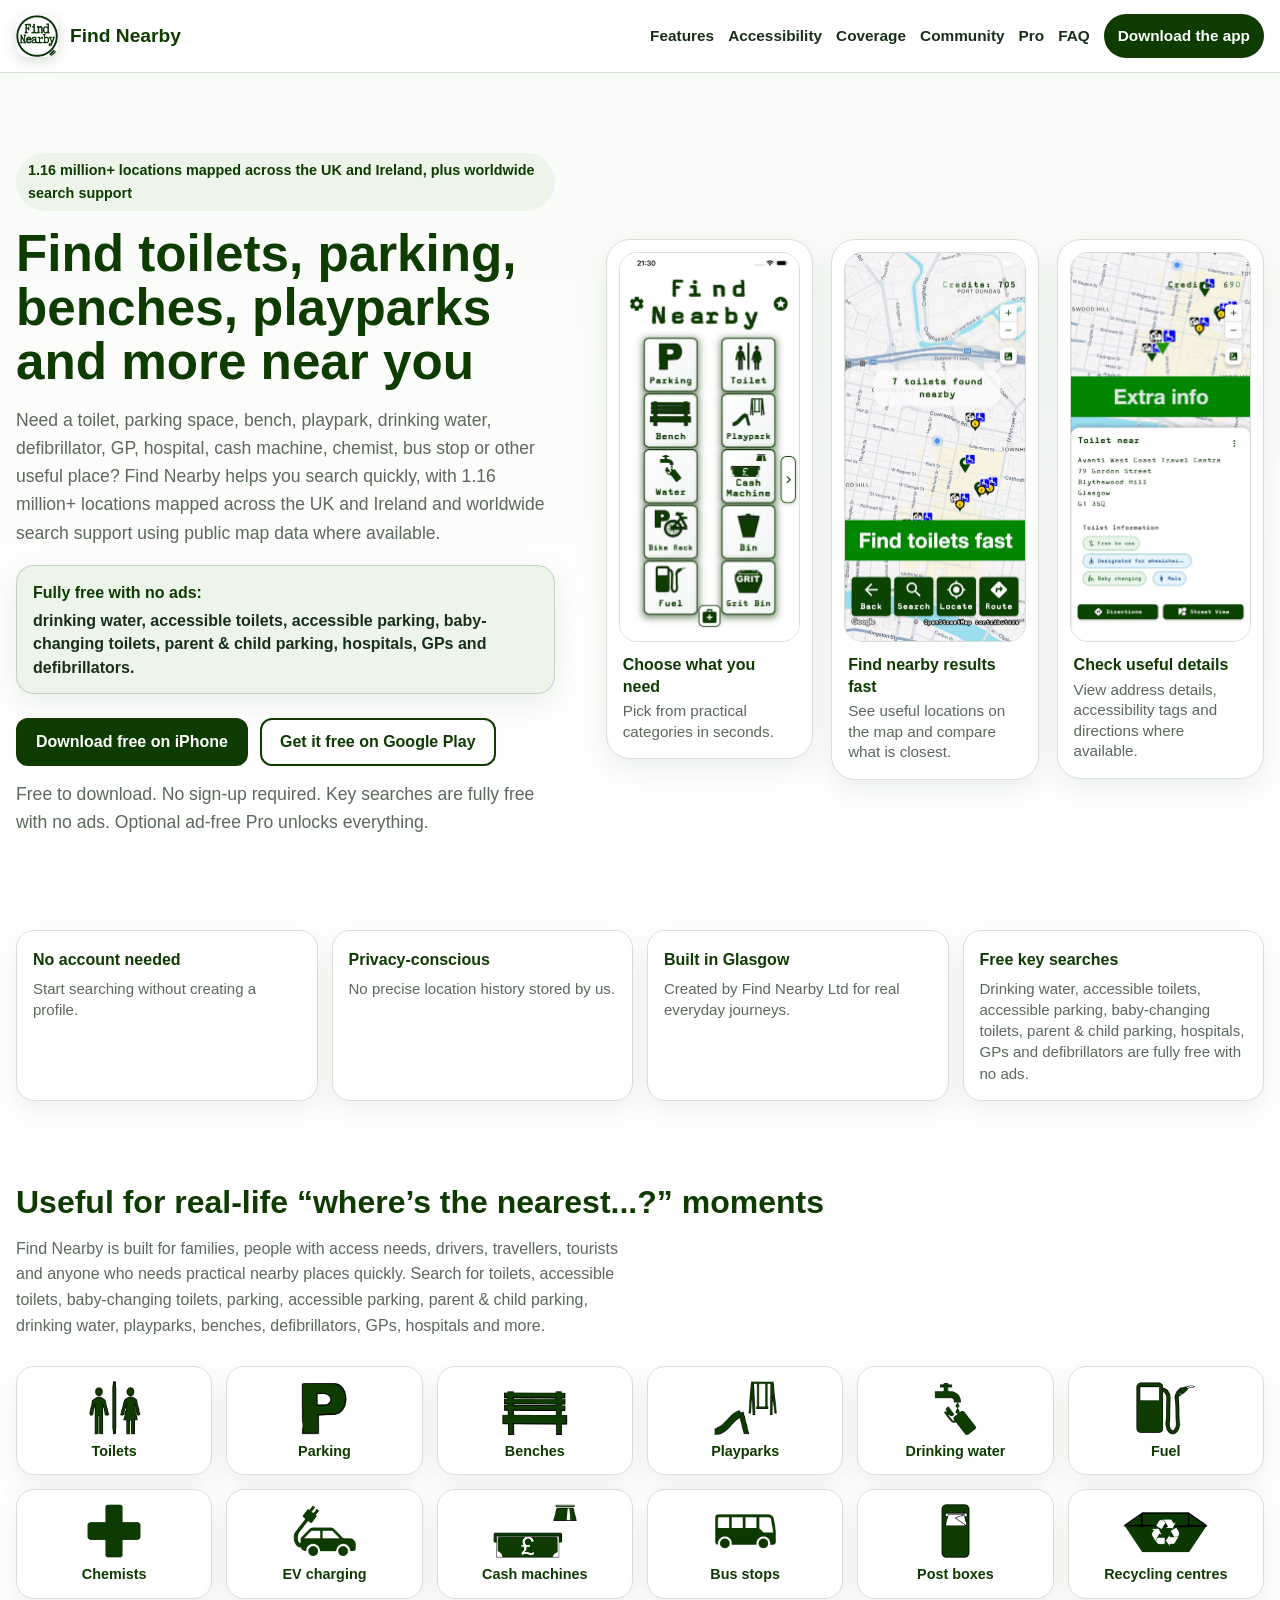
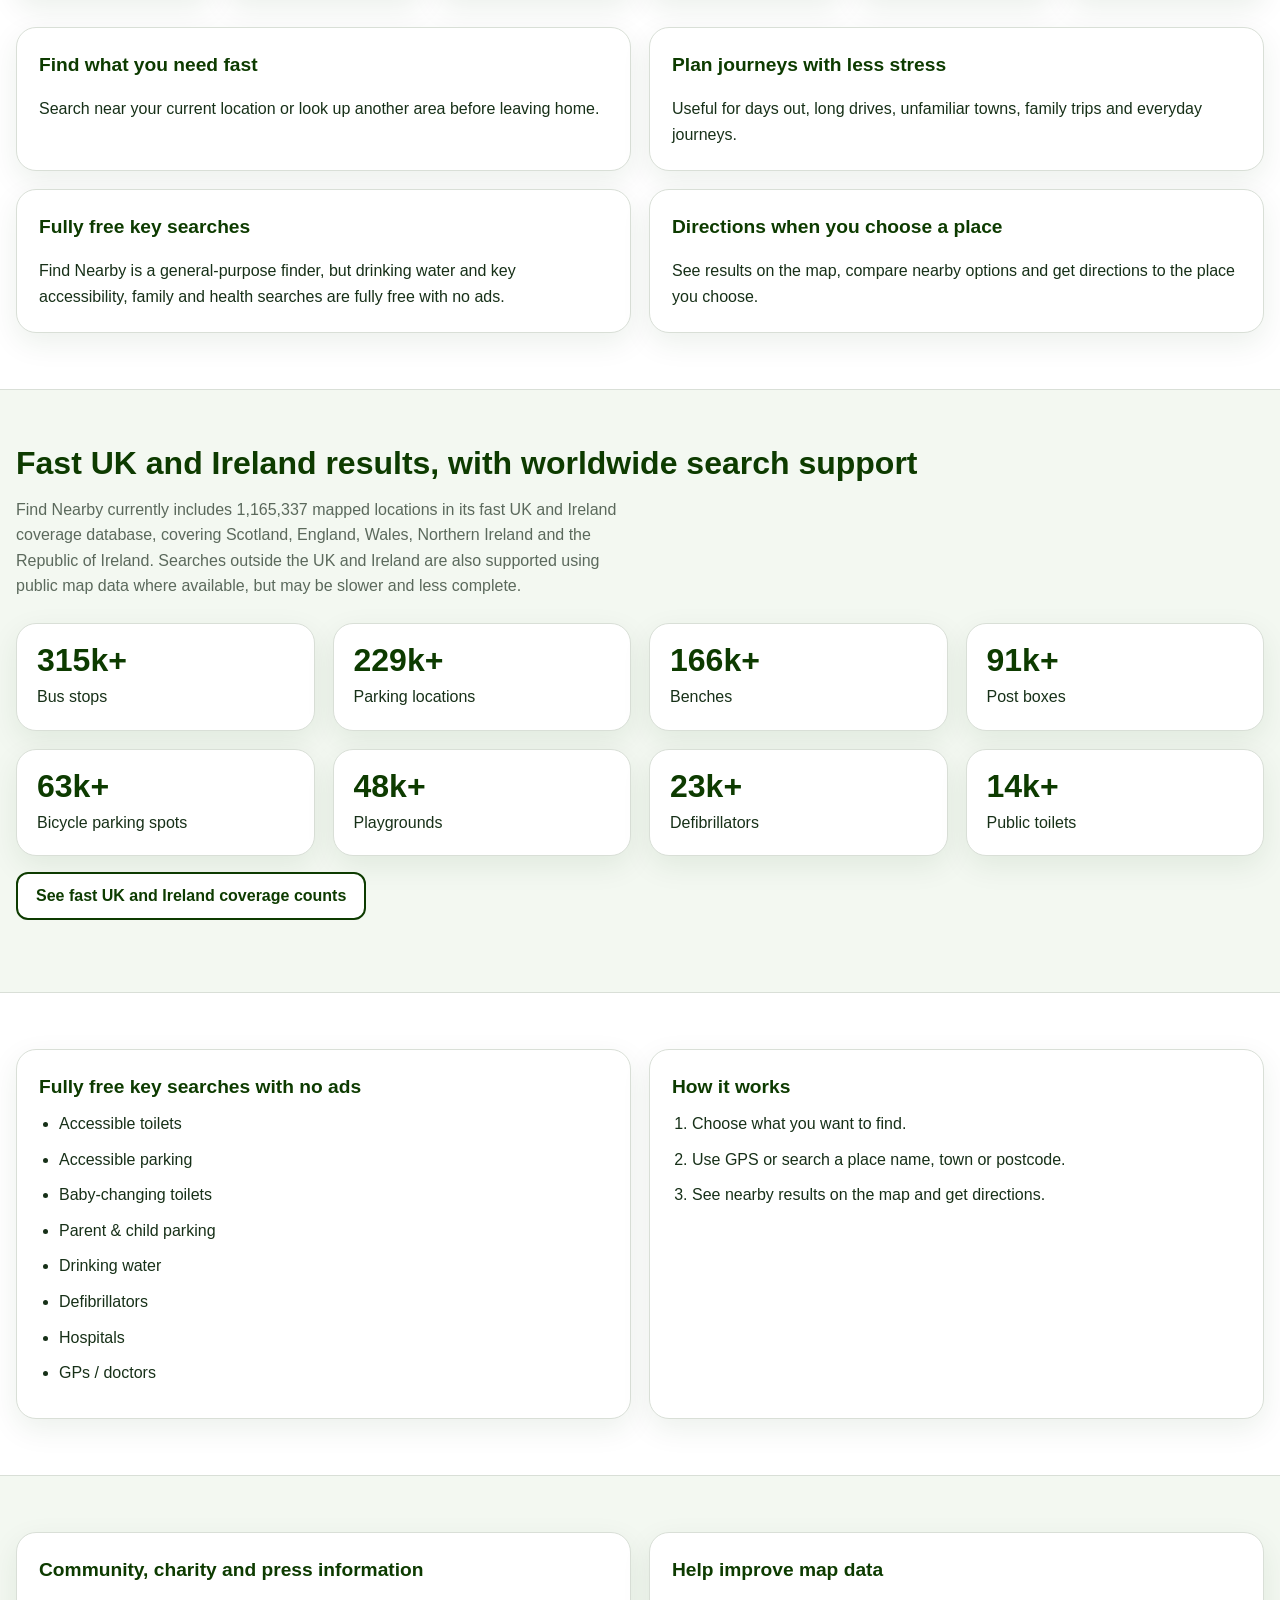
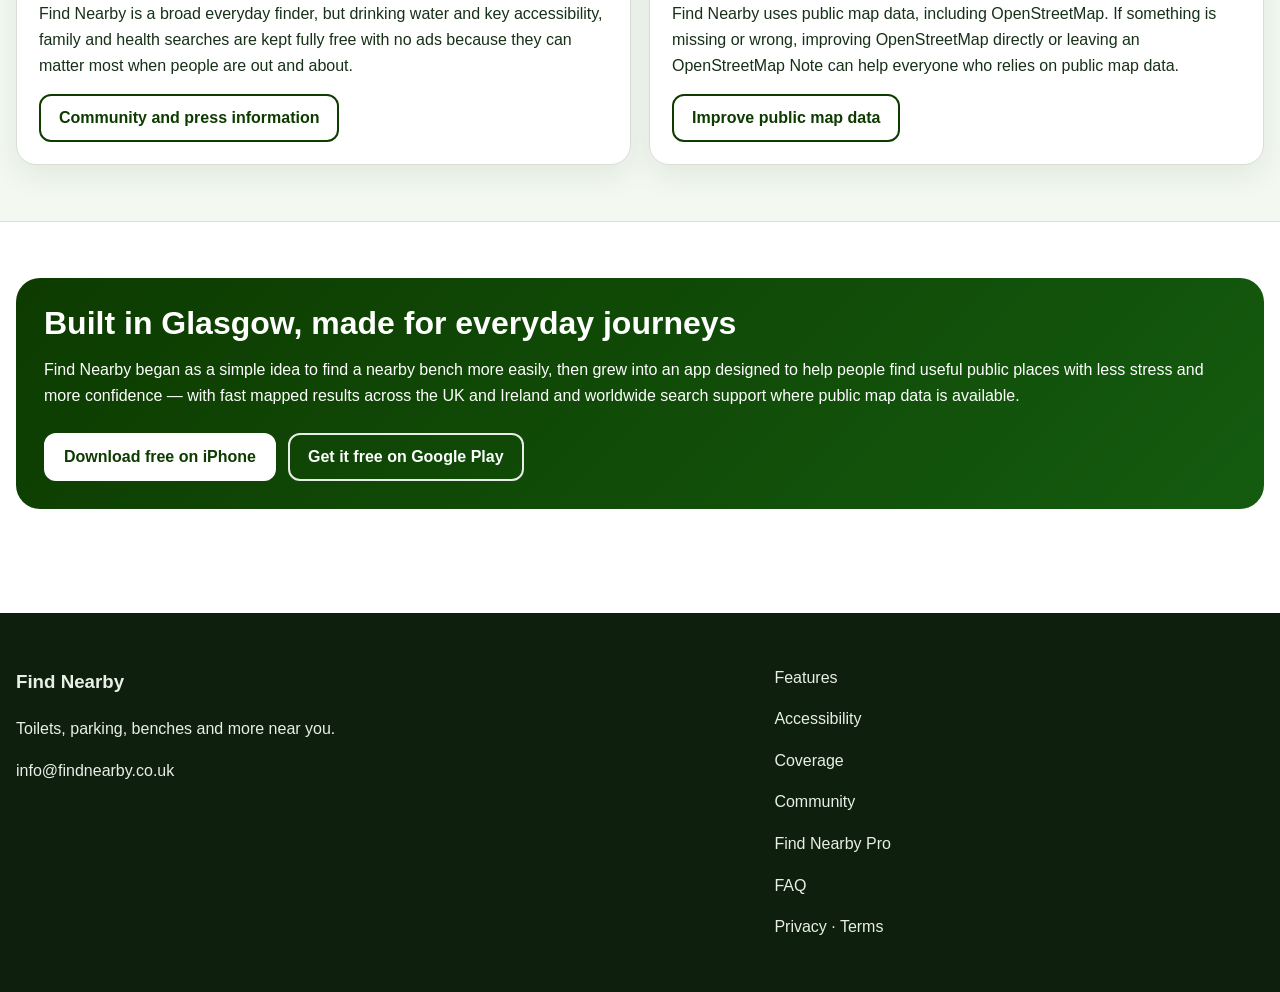
<file: index.html>
<!DOCTYPE html>
<html lang="en-GB">
<head>
  <meta charset="UTF-8">
  <meta name="viewport" content="width=device-width, initial-scale=1.0">
  <title>Find Nearby | Toilets, Parking and Useful Places Near You</title>
  <meta name="description" content="Find Nearby helps you quickly find toilets, parking, benches, playparks, drinking water, GPs, hospitals and 20+ other useful places near you, with key searches fully free with no ads.">
  <link rel="canonical" href="https://findnearby.co.uk/">
  <meta property="og:title" content="Find Nearby | Toilets, Parking and Useful Places Near You">
  <meta property="og:description" content="Find Nearby helps you quickly find toilets, parking, benches, playparks, drinking water, GPs, hospitals and 20+ other useful places near you, with key searches fully free with no ads.">
  <meta property="og:type" content="website">
  <meta property="og:url" content="https://findnearby.co.uk/">
  <meta property="og:site_name" content="Find Nearby">
  <meta name="twitter:card" content="summary">
  <meta name="apple-itunes-app" content="app-id=6757857891">
  <link rel="icon" href="images/brand/app-icon.png">
  <link rel="apple-touch-icon" href="images/brand/app-icon.png">
  <link rel="stylesheet" href="css/styles.css">
  <script src="js/download-options.js" defer></script>
  <script>
    (function () {
      var hash = window.location.hash.toLowerCase();
      var isLocalPreview = window.location.protocol === 'file:';

      if (hash === '#privacy' || hash === '#privacy/') {
        window.location.replace(isLocalPreview ? 'privacy.html' : '/privacy');
      }

      if (hash === '#terms' || hash === '#terms/') {
        window.location.replace(isLocalPreview ? 'terms.html' : '/terms');
      }
    })();
  </script>
  <script type="application/ld+json">
  {
    "@context": "https://schema.org",
    "@type": "SoftwareApplication",
    "name": "Find Nearby",
    "alternateName": "Find Nearby: Toilets & Parking",
    "operatingSystem": "iOS, Android",
    "applicationCategory": "NavigationApplication",
    "description": "Find Nearby helps you find toilets, parking, benches, playparks, drinking water, GPs, hospitals and more. Key searches are fully free with no ads, with fast UK and Ireland coverage and worldwide search support where available.",
    "url": "https://findnearby.co.uk",
    "downloadUrl": [
      "https://apps.apple.com/us/app/find-nearby/id6757857891",
      "https://play.google.com/store/apps/details?id=com.find_nearby"
    ],
    "offers": {
      "@type": "Offer",
      "price": "0",
      "priceCurrency": "GBP"
    },
    "publisher": {
      "@type": "Organization",
      "name": "Find Nearby Ltd",
      "url": "https://findnearby.co.uk"
    }
  }
  </script>
  <script type="application/ld+json">
  {
    "@context": "https://schema.org",
    "@type": "Organization",
    "name": "Find Nearby Ltd",
    "url": "https://findnearby.co.uk",
    "email": "info@findnearby.co.uk",
    "logo": "https://findnearby.co.uk/images/brand/app-icon.png"
  }
  </script>
</head>
<body>
  <header class="site-header">
    <div class="container site-header-inner">
      <a class="brand" href="index.html" aria-label="Find Nearby home">
        <img class="brand-logo" src="images/brand/app-icon.png" alt="" aria-hidden="true">
        <span>Find Nearby</span>
      </a>
      <nav class="nav" aria-label="Main navigation">
        <a href="features.html">Features</a>
        <a href="accessibility.html">Accessibility</a>
        <a href="coverage.html">Coverage</a>
        <a href="community.html">Community</a>
        <a href="pro.html">Pro</a>
        <a href="faq.html">FAQ</a>
        <a class="button-link smart-download-link" href="#download">Download the app</a>
      </nav>
    </div>
  </header>

  <main>
    <section class="hero">
      <div class="container hero-stack">
        <div class="hero-copy">
          <span class="kicker">1.16 million+ locations mapped across the UK and Ireland, plus worldwide search support</span>
          <h1>Find toilets, parking, benches, playparks and more near you</h1>
          <p class="hero-text">Need a toilet, parking space, bench, playpark, drinking water, defibrillator, GP, hospital, cash machine, chemist, bus stop or other useful place? Find Nearby helps you search quickly, with 1.16 million+ locations mapped across the UK and Ireland and worldwide search support using public map data where available.</p>
          <div class="free-search-banner" aria-label="Find Nearby fully free searches">
            <strong>Fully free with no ads:</strong>
            <span>drinking water, accessible toilets, accessible parking, baby-changing toilets, parent &amp; child parking, hospitals, GPs and defibrillators.</span>
          </div>
          <div class="button-row" id="download">
            <a class="button primary" href="https://apps.apple.com/app/id6757857891">Download free on iPhone</a>
            <a class="button" href="https://play.google.com/store/apps/details?id=com.find_nearby">Get it free on Google Play</a>
          </div>
          <p class="trust-note">Free to download. No sign-up required. Key searches are fully free with no ads. Optional ad-free Pro unlocks everything.</p>
        </div>

        <div class="screenshot-showcase hero-screenshot-showcase" aria-label="Find Nearby app screenshots">
          <figure class="screenshot-card">
            <img src="images/screenshots/home-categories.jpg" alt="Find Nearby home screen showing buttons for parking, toilets, benches, playparks, water, cash machines, bike racks, bins, fuel and grit bins">
            <figcaption><strong>Choose what you need</strong><span>Pick from practical categories in seconds.</span></figcaption>
          </figure>
          <figure class="screenshot-card">
            <img src="images/screenshots/toilet-results.jpg" alt="Find Nearby map screen showing seven toilets found nearby in Glasgow">
            <figcaption><strong>Find nearby results fast</strong><span>See useful locations on the map and compare what is closest.</span></figcaption>
          </figure>
          <figure class="screenshot-card">
            <img src="images/screenshots/toilet-extra-info.jpg" alt="Find Nearby toilet detail screen showing address, free to use, wheelchair access, baby changing, directions and Street View buttons">
            <figcaption><strong>Check useful details</strong><span>View address details, accessibility tags and directions where available.</span></figcaption>
          </figure>
        </div>
      </div>
    </section>
    <section class="trust-strip container" aria-label="Why trust Find Nearby">
      <div>
        <strong>No account needed</strong>
        <span>Start searching without creating a profile.</span>
      </div>
      <div>
        <strong>Privacy-conscious</strong>
        <span>No precise location history stored by us.</span>
      </div>
      <div>
        <strong>Built in Glasgow</strong>
        <span>Created by Find Nearby Ltd for real everyday journeys.</span>
      </div>
      <div>
        <strong>Free key searches</strong>
        <span>Drinking water, accessible toilets, accessible parking, baby-changing toilets, parent &amp; child parking, hospitals, GPs and defibrillators are fully free with no ads.</span>
      </div>
    </section>

    <section class="section">
      <div class="container">
        <h2>Useful for real-life “where’s the nearest...?” moments</h2>
        <p class="section-intro">Find Nearby is built for families, people with access needs, drivers, travellers, tourists and anyone who needs practical nearby places quickly. Search for toilets, accessible toilets, baby-changing toilets, parking, accessible parking, parent &amp; child parking, drinking water, playparks, benches, defibrillators, GPs, hospitals and more.</p>

        <div class="category-icon-strip" aria-label="Popular Find Nearby categories">
          <div class="category-icon-card">
            <img src="images/categories/toilet_button.png" alt="Toilets icon">
            <span>Toilets</span>
          </div>
          <div class="category-icon-card">
            <img src="images/categories/parking_button.png" alt="Parking icon">
            <span>Parking</span>
          </div>
          <div class="category-icon-card">
            <img src="images/categories/bench_button.png" alt="Benches icon">
            <span>Benches</span>
          </div>
          <div class="category-icon-card">
            <img src="images/categories/playground_button.png" alt="Playparks icon">
            <span>Playparks</span>
          </div>
          <div class="category-icon-card">
            <img src="images/categories/water_button.png" alt="Drinking water icon">
            <span>Drinking water</span>
          </div>
          <div class="category-icon-card">
            <img src="images/categories/fuel_button.png" alt="Fuel icon">
            <span>Fuel</span>
          </div>
          <div class="category-icon-card">
            <img src="images/categories/chemist_button.png" alt="Chemists icon">
            <span>Chemists</span>
          </div>
          <div class="category-icon-card">
            <img src="images/categories/ev_button.png" alt="EV charging icon">
            <span>EV charging</span>
          </div>
          <div class="category-icon-card">
            <img src="images/categories/atm_button.png" alt="Cash machines icon">
            <span>Cash machines</span>
          </div>
          <div class="category-icon-card">
            <img src="images/categories/bus_stop_button.png" alt="Bus stops icon">
            <span>Bus stops</span>
          </div>
          <div class="category-icon-card">
            <img src="images/categories/postbox_button.png" alt="Post boxes icon">
            <span>Post boxes</span>
          </div>
          <div class="category-icon-card">
            <img src="images/categories/recycling_centre_button.png" alt="Recycling centres icon">
            <span>Recycling centres</span>
          </div>
        </div>

        <div class="grid-2">
          <article class="card">
            <h3>Find what you need fast</h3>
            <p>Search near your current location or look up another area before leaving home.</p>
          </article>
          <article class="card">
            <h3>Plan journeys with less stress</h3>
            <p>Useful for days out, long drives, unfamiliar towns, family trips and everyday journeys.</p>
          </article>
          <article class="card">
            <h3>Fully free key searches</h3>
            <p>Find Nearby is a general-purpose finder, but drinking water and key accessibility, family and health searches are fully free with no ads.</p>
          </article>
          <article class="card">
            <h3>Directions when you choose a place</h3>
            <p>See results on the map, compare nearby options and get directions to the place you choose.</p>
          </article>
        </div>
      </div>
    </section>

    <section class="section highlight-band">
      <div class="container">
        <h2>Fast UK and Ireland results, with worldwide search support</h2>
        <p class="section-intro">Find Nearby currently includes 1,165,337 mapped locations in its fast UK and Ireland coverage database, covering Scotland, England, Wales, Northern Ireland and the Republic of Ireland. Searches outside the UK and Ireland are also supported using public map data where available, but may be slower and less complete.</p>
        <div class="stats-grid">
          <div class="stat"><strong>315k+</strong><span>Bus stops</span></div>
          <div class="stat"><strong>229k+</strong><span>Parking locations</span></div>
          <div class="stat"><strong>166k+</strong><span>Benches</span></div>
          <div class="stat"><strong>91k+</strong><span>Post boxes</span></div>
          <div class="stat"><strong>63k+</strong><span>Bicycle parking spots</span></div>
          <div class="stat"><strong>48k+</strong><span>Playgrounds</span></div>
          <div class="stat"><strong>23k+</strong><span>Defibrillators</span></div>
          <div class="stat"><strong>14k+</strong><span>Public toilets</span></div>
        </div>
        <p><a class="button" href="coverage.html">See fast UK and Ireland coverage counts</a></p>
      </div>
    </section>

    <section class="section">
      <div class="container grid-2">
        <div class="feature-block">
          <h3>Fully free key searches with no ads</h3>
          <ul class="check-list">
            <li>Accessible toilets</li>
            <li>Accessible parking</li>
            <li>Baby-changing toilets</li>
            <li>Parent &amp; child parking</li>
            <li>Drinking water</li>
            <li>Defibrillators</li>
            <li>Hospitals</li>
            <li>GPs / doctors</li>
          </ul>
        </div>
        <div class="feature-block">
          <h3>How it works</h3>
          <ol class="simple-list">
            <li>Choose what you want to find.</li>
            <li>Use GPS or search a place name, town or postcode.</li>
            <li>See nearby results on the map and get directions.</li>
          </ol>
        </div>
      </div>
    </section>

    <section class="section highlight-band">
      <div class="container grid-2">
        <div class="feature-block">
          <h3>Community, charity and press information</h3>
          <p>Find Nearby is a broad everyday finder, but drinking water and key accessibility, family and health searches are kept fully free with no ads because they can matter most when people are out and about.</p>
          <p><a class="button" href="community.html">Community and press information</a></p>
        </div>
        <div class="feature-block">
          <h3>Help improve map data</h3>
          <p>Find Nearby uses public map data, including OpenStreetMap. If something is missing or wrong, improving OpenStreetMap directly or leaving an OpenStreetMap Note can help everyone who relies on public map data.</p>
          <p><a class="button" href="community.html#map-updates">Improve public map data</a></p>
        </div>
      </div>
    </section>

    <section class="section">
      <div class="container">
        <div class="cta-box">
          <h2>Built in Glasgow, made for everyday journeys</h2>
          <p>Find Nearby began as a simple idea to find a nearby bench more easily, then grew into an app designed to help people find useful public places with less stress and more confidence — with fast mapped results across the UK and Ireland and worldwide search support where public map data is available.</p>
          <div class="button-row">
            <a class="button primary" href="https://apps.apple.com/app/id6757857891">Download free on iPhone</a>
            <a class="button" href="https://play.google.com/store/apps/details?id=com.find_nearby">Get it free on Google Play</a>
          </div>
        </div>
      </div>
    </section>
  </main>

  <footer class="footer">
    <div class="container footer-grid">
      <div>
        <h3>Find Nearby</h3>
        <p>Toilets, parking, benches and more near you.</p>
        <p><a href="mailto:info@findnearby.co.uk">info@findnearby.co.uk</a></p>
      </div>
      <div>
        <p><a href="features.html">Features</a></p>
        <p><a href="accessibility.html">Accessibility</a></p>
        <p><a href="coverage.html">Coverage</a></p>
        <p><a href="community.html">Community</a></p>
        <p><a href="pro.html">Find Nearby Pro</a></p>
        <p><a href="faq.html">FAQ</a></p>
        <p><a href="privacy.html">Privacy</a> · <a href="terms.html">Terms</a></p>
      </div>
    </div>
  </footer>
</body>
</html>
</file>
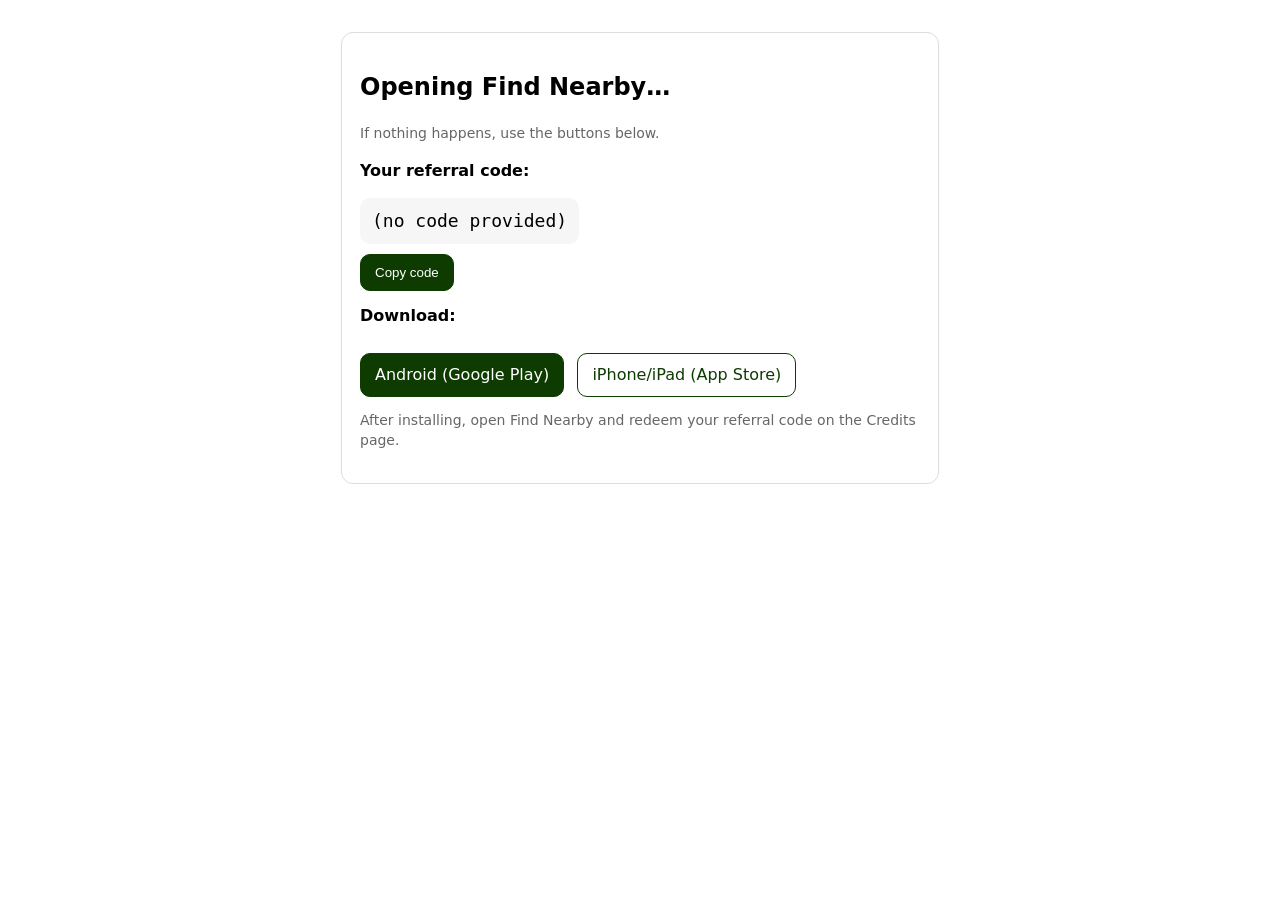
<file: get/index.html>
<!doctype html>
<html lang="en">
<head>
  <meta charset="utf-8" />
  <meta name="viewport" content="width=device-width, initial-scale=1" />
  <meta name="robots" content="noindex, nofollow" />
  <title>Find Nearby – Redirecting…</title>
  <style>
    body { font-family: system-ui, -apple-system, Segoe UI, Roboto, sans-serif; padding: 24px; line-height: 1.4; }
    .card { max-width: 560px; margin: 0 auto; border: 1px solid #ddd; border-radius: 12px; padding: 18px; }
    .code { font-family: ui-monospace, SFMono-Regular, Menlo, monospace; font-size: 18px; padding: 10px 12px; background: #f6f6f6; border-radius: 10px; display: inline-block; }
    button, a.btn { display: inline-block; padding: 10px 14px; border-radius: 10px; border: 1px solid #0d3b00; background: #0d3b00; color: #fff; text-decoration: none; margin-right: 8px; margin-top: 10px; }
    a.btn.secondary { background: #fff; color: #0d3b00; }
    .muted { color: #666; font-size: 14px; }
  </style>
</head>
<body>
  <div class="card">
    <h2>Opening Find Nearby…</h2>
    <p class="muted">If nothing happens, use the buttons below.</p>

    <div id="fallback" style="display:none;">
      <p><strong>Your referral code:</strong></p>
      <div class="code" id="codeBox"></div>
      <div>
        <button id="copyBtn" type="button">Copy code</button>
      </div>

      <p style="margin-top:14px;"><strong>Download:</strong></p>
      <a class="btn" id="androidBtn" href="#">Android (Google Play)</a>
      <a class="btn secondary" id="iosBtn" href="#">iPhone/iPad (App Store)</a>

      <p class="muted" style="margin-top:14px;">
        After installing, open Find Nearby and redeem your referral code on the Credits page.
      </p>
    </div>
  </div>

  <script>
    (function () {
      const params = new URLSearchParams(window.location.search);
      const code = (params.get('code') || '').trim().toUpperCase();

      const IOS_APP_STORE_URL = 'https://apps.apple.com/app/id6757857891';

      const ANDROID_PACKAGE = 'com.find_nearby';
      const PLAY_BASE = 'https://play.google.com/store/apps/details?id=' + ANDROID_PACKAGE;

      // Build Play Store install referrer payload
      const payload = 'utm_source=invite&utm_medium=smart_link&utm_campaign=referrals'
        + (code ? ('&code=' + encodeURIComponent(code)) : '');
      const playUrl = PLAY_BASE + '&referrer=' + encodeURIComponent(payload);

      // iOS cannot pass referrer into the app without attribution/tracking.
      const iosUrl = IOS_APP_STORE_URL;

      // Device detection
      const ua = navigator.userAgent || navigator.vendor || window.opera;
      const isAndroid = /android/i.test(ua);
      const isiOS = /iPad|iPhone|iPod/.test(ua) || (navigator.platform === 'MacIntel' && navigator.maxTouchPoints > 1);

      // Setup fallback UI
      const fallback = document.getElementById('fallback');
      const codeBox = document.getElementById('codeBox');
      const copyBtn = document.getElementById('copyBtn');
      const androidBtn = document.getElementById('androidBtn');
      const iosBtn = document.getElementById('iosBtn');

      androidBtn.href = playUrl;
      iosBtn.href = iosUrl;
      codeBox.textContent = code || '(no code provided)';

      copyBtn.addEventListener('click', async () => {
        try {
          await navigator.clipboard.writeText(code);
          copyBtn.textContent = 'Copied!';
          setTimeout(() => copyBtn.textContent = 'Copy code', 1200);
        } catch (e) {
          alert('Copy failed. Please select and copy the code manually.');
        }
      });

      // If no code, still redirect; fallback shows "(no code provided)"
      // Redirect quickly, but show fallback if store URL is missing or device unknown.
      if (isAndroid) {
  window.location.replace(playUrl);
  setTimeout(() => fallback.style.display = 'block', 900);
  return;
}

if (isiOS) {
  window.location.replace(iosUrl);
  setTimeout(() => fallback.style.display = 'block', 900);
  return;
}
      // Unknown device → show chooser
      fallback.style.display = 'block';
    })();
  </script>
</body>
</html>
</file>
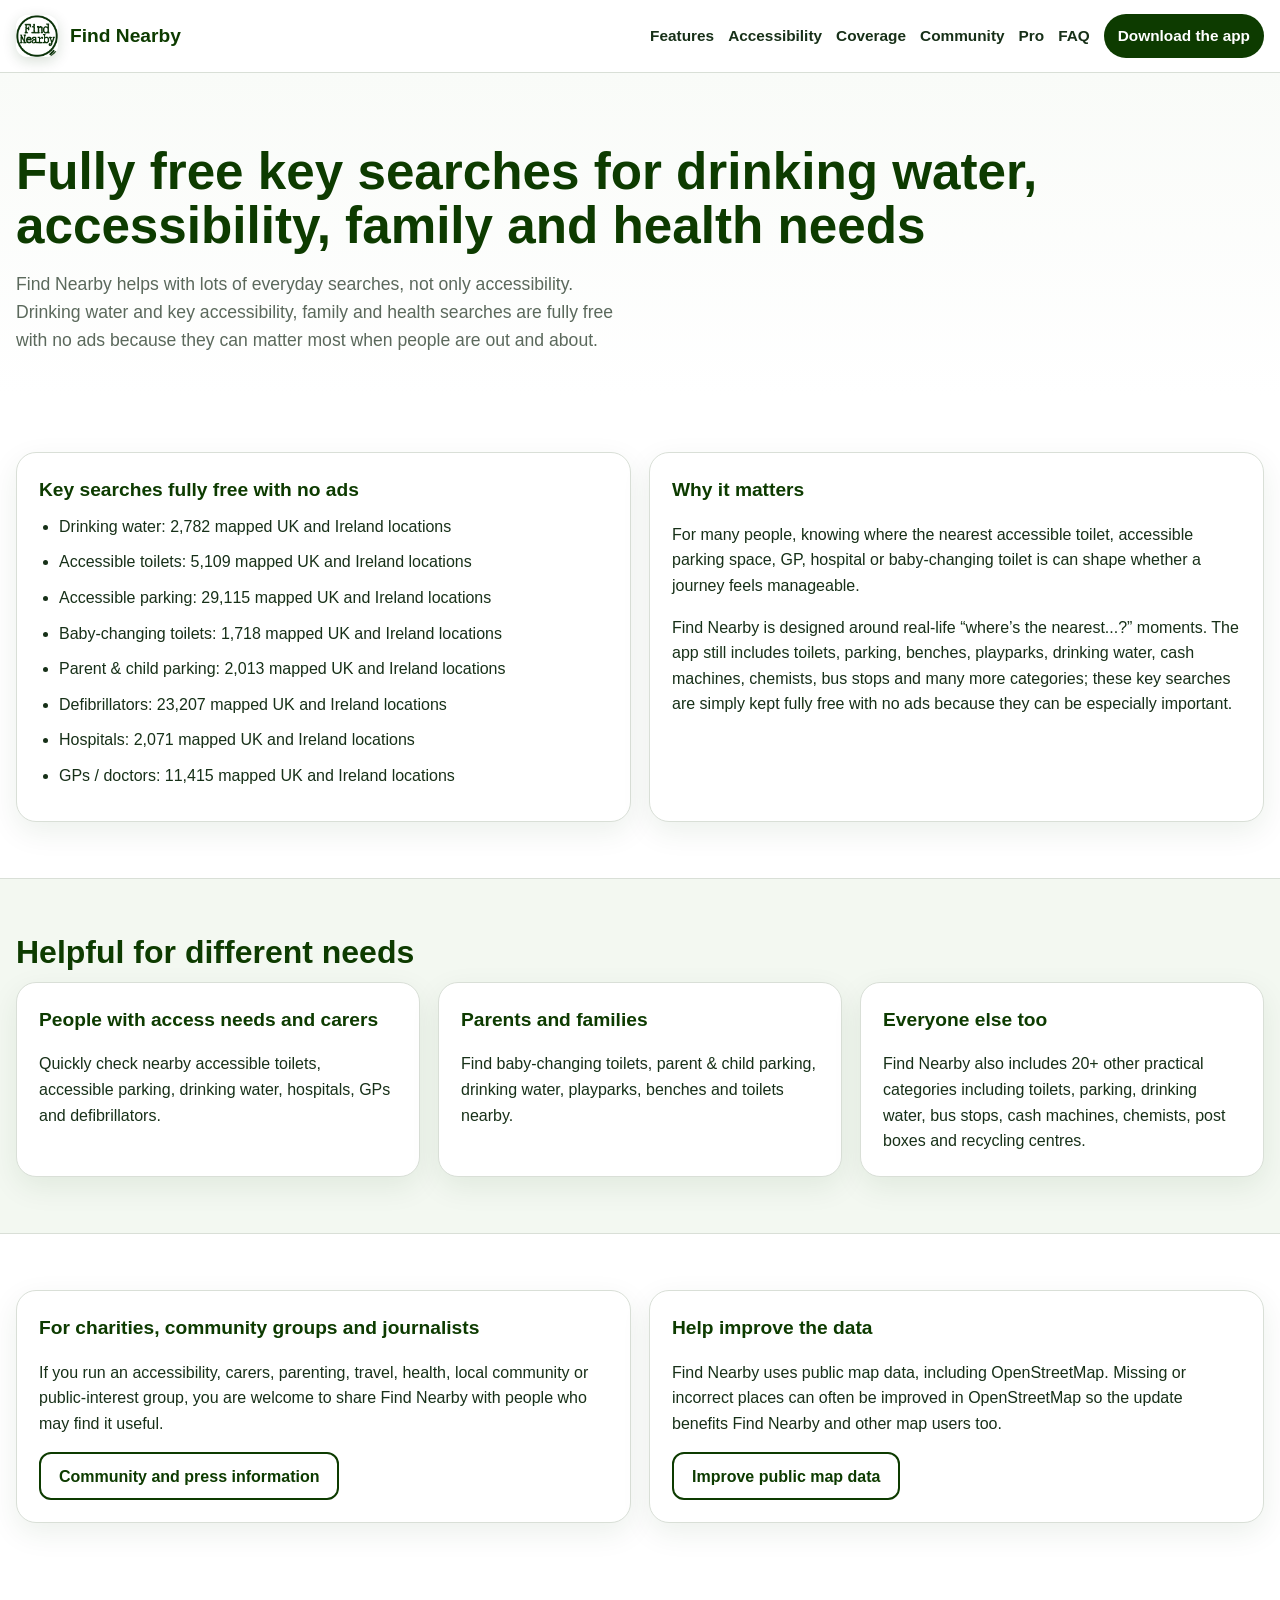
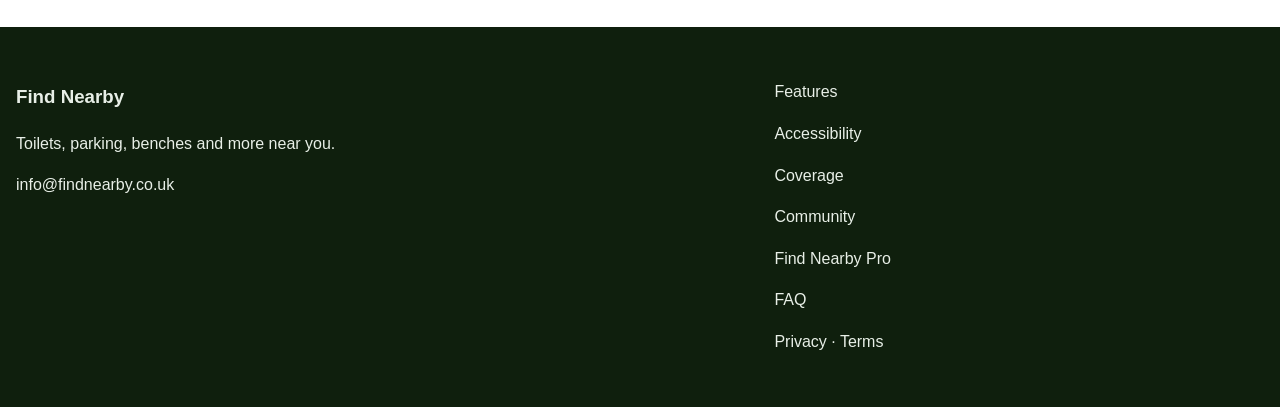
<file: accessibility.html>
<!DOCTYPE html>
<html lang="en-GB">
<head>
  <meta charset="UTF-8">
  <meta name="viewport" content="width=device-width, initial-scale=1.0">
  <title>Free Accessible Toilets, Accessible Parking and Key Searches | Find Nearby</title>
  <meta name="description" content="Find Nearby helps people find drinking water, accessible toilets, accessible parking, baby-changing toilets, hospitals, GPs, defibrillators and more, with key searches fully free with no ads.">
  <link rel="canonical" href="https://findnearby.co.uk/accessibility">
  <meta property="og:title" content="Free Accessible Toilets, Accessible Parking and Key Searches | Find Nearby">
  <meta property="og:description" content="Find Nearby helps people find drinking water, accessible toilets, accessible parking, baby-changing toilets, hospitals, GPs, defibrillators and more, with key searches fully free with no ads.">
  <meta property="og:type" content="website">
  <meta property="og:url" content="https://findnearby.co.uk/accessibility">
  <meta property="og:site_name" content="Find Nearby">
  <meta name="twitter:card" content="summary">
  <meta name="apple-itunes-app" content="app-id=6757857891">
  <link rel="icon" href="images/brand/app-icon.png">
  <link rel="apple-touch-icon" href="images/brand/app-icon.png">
  <link rel="stylesheet" href="css/styles.css">
  <script src="js/download-options.js" defer></script>
</head>
<body>
  <header class="site-header">
    <div class="container site-header-inner">
      <a class="brand" href="index.html" aria-label="Find Nearby home">
        <img class="brand-logo" src="images/brand/app-icon.png" alt="" aria-hidden="true">
        <span>Find Nearby</span>
      </a>
      <nav class="nav" aria-label="Main navigation">
        <a href="features.html">Features</a>
        <a href="accessibility.html">Accessibility</a>
        <a href="coverage.html">Coverage</a>
        <a href="community.html">Community</a>
        <a href="pro.html">Pro</a>
        <a href="faq.html">FAQ</a>
        <a class="button-link smart-download-link" href="index.html#download">Download the app</a>
      </nav>
    </div>
  </header>
  <main>
    <section class="hero-compact"><div class="container"><h1>Fully free key searches for drinking water, accessibility, family and health needs</h1><p class="lead">Find Nearby helps with lots of everyday searches, not only accessibility. Drinking water and key accessibility, family and health searches are fully free with no ads because they can matter most when people are out and about.</p></div></section>
    <section class="section"><div class="container grid-2">
      <div class="feature-block"><h3>Key searches fully free with no ads</h3><ul class="check-list"><li>Drinking water: 2,782 mapped UK and Ireland locations</li><li>Accessible toilets: 5,109 mapped UK and Ireland locations</li><li>Accessible parking: 29,115 mapped UK and Ireland locations</li><li>Baby-changing toilets: 1,718 mapped UK and Ireland locations</li><li>Parent &amp; child parking: 2,013 mapped UK and Ireland locations</li><li>Defibrillators: 23,207 mapped UK and Ireland locations</li><li>Hospitals: 2,071 mapped UK and Ireland locations</li><li>GPs / doctors: 11,415 mapped UK and Ireland locations</li></ul></div>
      <div class="feature-block"><h3>Why it matters</h3><p>For many people, knowing where the nearest accessible toilet, accessible parking space, GP, hospital or baby-changing toilet is can shape whether a journey feels manageable.</p><p>Find Nearby is designed around real-life “where’s the nearest...?” moments. The app still includes toilets, parking, benches, playparks, drinking water, cash machines, chemists, bus stops and many more categories; these key searches are simply kept fully free with no ads because they can be especially important.</p></div>
    </div></section>
    <section class="section highlight-band"><div class="container"><h2>Helpful for different needs</h2><div class="grid-3"><article class="card"><h3>People with access needs and carers</h3><p>Quickly check nearby accessible toilets, accessible parking, drinking water, hospitals, GPs and defibrillators.</p></article><article class="card"><h3>Parents and families</h3><p>Find baby-changing toilets, parent &amp; child parking, drinking water, playparks, benches and toilets nearby.</p></article><article class="card"><h3>Everyone else too</h3><p>Find Nearby also includes 20+ other practical categories including toilets, parking, drinking water, bus stops, cash machines, chemists, post boxes and recycling centres.</p></article></div></div></section>
    <section class="section"><div class="container grid-2"><div class="feature-block"><h3>For charities, community groups and journalists</h3><p>If you run an accessibility, carers, parenting, travel, health, local community or public-interest group, you are welcome to share Find Nearby with people who may find it useful.</p><p><a class="button" href="community.html">Community and press information</a></p></div><div class="feature-block"><h3>Help improve the data</h3><p>Find Nearby uses public map data, including OpenStreetMap. Missing or incorrect places can often be improved in OpenStreetMap so the update benefits Find Nearby and other map users too.</p><p><a class="button" href="community.html#map-updates">Improve public map data</a></p></div></div></section>
  </main>
  <footer class="footer">
    <div class="container footer-grid">
      <div>
        <h3>Find Nearby</h3>
        <p>Toilets, parking, benches and more near you.</p>
        <p><a href="mailto:info@findnearby.co.uk">info@findnearby.co.uk</a></p>
      </div>
      <div>
        <p><a href="features.html">Features</a></p>
        <p><a href="accessibility.html">Accessibility</a></p>
        <p><a href="coverage.html">Coverage</a></p>
        <p><a href="community.html">Community</a></p>
        <p><a href="pro.html">Find Nearby Pro</a></p>
        <p><a href="faq.html">FAQ</a></p>
        <p><a href="privacy.html">Privacy</a> · <a href="terms.html">Terms</a></p>
      </div>
    </div>
  </footer>
</body>
</html>
</file>
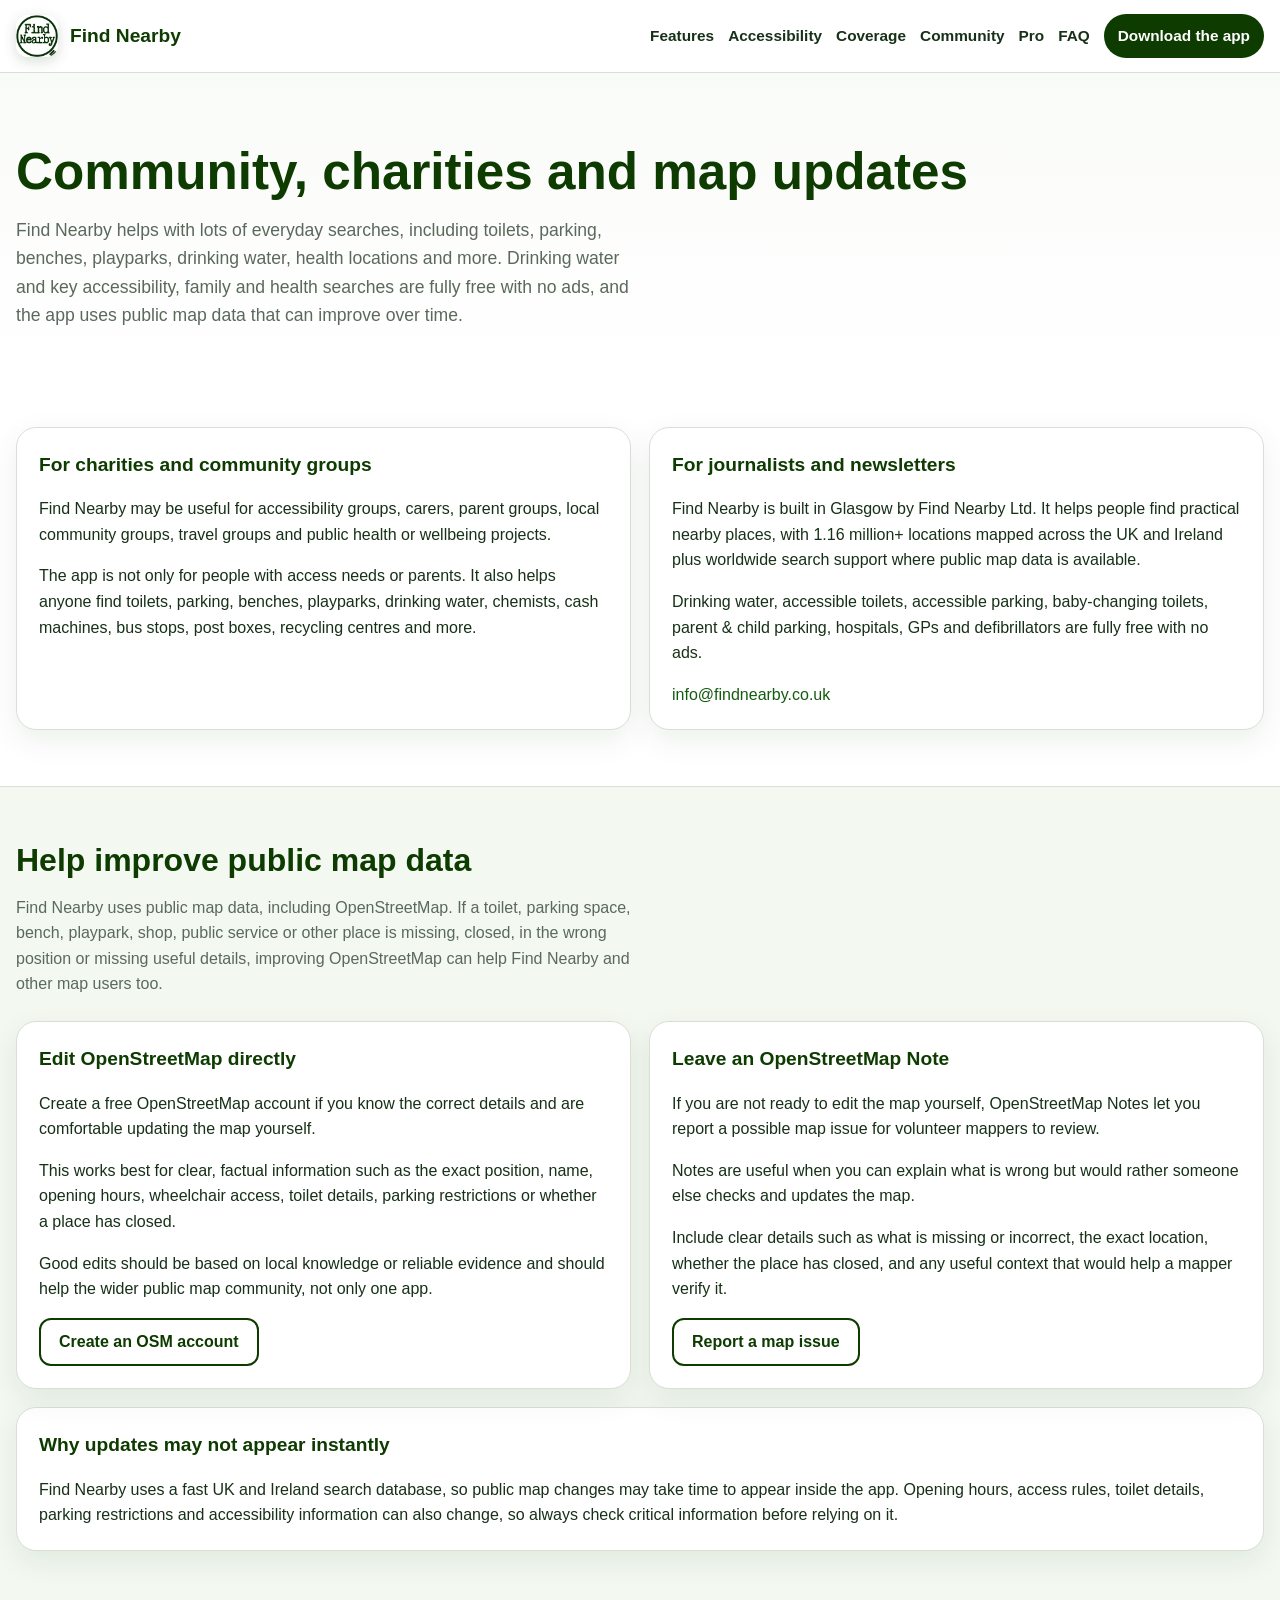
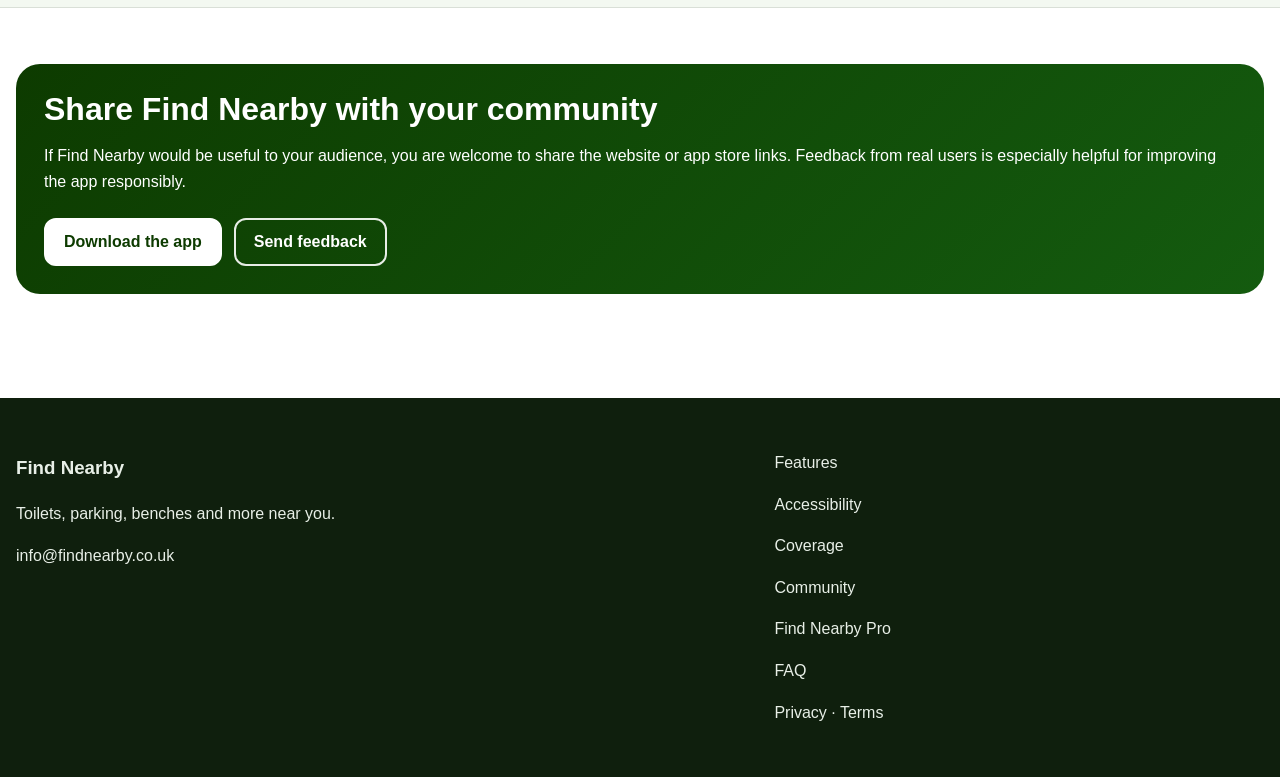
<file: community.html>
<!DOCTYPE html>
<html lang="en-GB">
<head>
  <meta charset="UTF-8">
  <meta name="viewport" content="width=device-width, initial-scale=1.0">
  <title>Community, Charities and Map Updates | Find Nearby</title>
  <meta name="description" content="Information for charities, community groups, journalists and users who want to share Find Nearby or improve the public map data used by the app.">
  <link rel="canonical" href="https://findnearby.co.uk/community">
  <meta property="og:title" content="Community, Charities and Map Updates | Find Nearby">
  <meta property="og:description" content="Find Nearby helps people find toilets, parking, benches, playparks, health locations and more. Learn how to share it or help improve the public map data used by the app.">
  <meta property="og:type" content="website">
  <meta property="og:url" content="https://findnearby.co.uk/community">
  <meta property="og:site_name" content="Find Nearby">
  <meta name="twitter:card" content="summary">
  <meta name="apple-itunes-app" content="app-id=6757857891">
  <link rel="icon" href="images/brand/app-icon.png">
  <link rel="apple-touch-icon" href="images/brand/app-icon.png">
  <link rel="stylesheet" href="css/styles.css">
  <script src="js/download-options.js" defer></script>
</head>
<body>
  <header class="site-header">
    <div class="container site-header-inner">
      <a class="brand" href="index.html" aria-label="Find Nearby home">
        <img class="brand-logo" src="images/brand/app-icon.png" alt="" aria-hidden="true">
        <span>Find Nearby</span>
      </a>
      <nav class="nav" aria-label="Main navigation">
        <a href="features.html">Features</a>
        <a href="accessibility.html">Accessibility</a>
        <a href="coverage.html">Coverage</a>
        <a href="community.html">Community</a>
        <a href="pro.html">Pro</a>
        <a href="faq.html">FAQ</a>
        <a class="button-link smart-download-link" href="index.html#download">Download the app</a>
      </nav>
    </div>
  </header>

  <main>
    <section class="hero-compact">
      <div class="container">
        <h1>Community, charities and map updates</h1>
        <p class="lead">Find Nearby helps with lots of everyday searches, including toilets, parking, benches, playparks, drinking water, health locations and more. Drinking water and key accessibility, family and health searches are fully free with no ads, and the app uses public map data that can improve over time.</p>
      </div>
    </section>

    <section class="section">
      <div class="container grid-2">
        <div class="feature-block">
          <h3>For charities and community groups</h3>
          <p>Find Nearby may be useful for accessibility groups, carers, parent groups, local community groups, travel groups and public health or wellbeing projects.</p>
          <p>The app is not only for people with access needs or parents. It also helps anyone find toilets, parking, benches, playparks, drinking water, chemists, cash machines, bus stops, post boxes, recycling centres and more.</p>
        </div>
        <div class="feature-block">
          <h3>For journalists and newsletters</h3>
          <p>Find Nearby is built in Glasgow by Find Nearby Ltd. It helps people find practical nearby places, with 1.16 million+ locations mapped across the UK and Ireland plus worldwide search support where public map data is available.</p>
          <p>Drinking water, accessible toilets, accessible parking, baby-changing toilets, parent &amp; child parking, hospitals, GPs and defibrillators are fully free with no ads.</p>
          <p><a href="mailto:info@findnearby.co.uk?subject=Find%20Nearby%20community%20or%20press%20enquiry">info@findnearby.co.uk</a></p>
        </div>
      </div>
    </section>

    <section class="section highlight-band" id="map-updates">
      <div class="container">
        <h2>Help improve public map data</h2>
        <p class="section-intro">Find Nearby uses public map data, including OpenStreetMap. If a toilet, parking space, bench, playpark, shop, public service or other place is missing, closed, in the wrong position or missing useful details, improving OpenStreetMap can help Find Nearby and other map users too.</p>
        <div class="grid-2">
          <article class="card">
            <h3>Edit OpenStreetMap directly</h3>
            <p>Create a free OpenStreetMap account if you know the correct details and are comfortable updating the map yourself.</p>
            <p>This works best for clear, factual information such as the exact position, name, opening hours, wheelchair access, toilet details, parking restrictions or whether a place has closed.</p>
            <p>Good edits should be based on local knowledge or reliable evidence and should help the wider public map community, not only one app.</p>
            <p><a class="button" href="https://www.openstreetmap.org/user/new">Create an OSM account</a></p>
          </article>
          <article class="card">
            <h3>Leave an OpenStreetMap Note</h3>
            <p>If you are not ready to edit the map yourself, OpenStreetMap Notes let you report a possible map issue for volunteer mappers to review.</p>
            <p>Notes are useful when you can explain what is wrong but would rather someone else checks and updates the map.</p>
            <p>Include clear details such as what is missing or incorrect, the exact location, whether the place has closed, and any useful context that would help a mapper verify it.</p>
            <p><a class="button" href="https://www.openstreetmap.org/fixthemap">Report a map issue</a></p>
          </article>
        </div>
        <div class="notice map-update-note">
          <h3>Why updates may not appear instantly</h3>
          <p>Find Nearby uses a fast UK and Ireland search database, so public map changes may take time to appear inside the app. Opening hours, access rules, toilet details, parking restrictions and accessibility information can also change, so always check critical information before relying on it.</p>
        </div>
      </div>
    </section>

    <section class="section">
      <div class="container">
        <div class="cta-box">
          <h2>Share Find Nearby with your community</h2>
          <p>If Find Nearby would be useful to your audience, you are welcome to share the website or app store links. Feedback from real users is especially helpful for improving the app responsibly.</p>
          <div class="button-row">
            <a class="button primary" href="index.html#download">Download the app</a>
            <a class="button" href="mailto:info@findnearby.co.uk?subject=Find%20Nearby%20feedback">Send feedback</a>
          </div>
        </div>
      </div>
    </section>
  </main>

  <footer class="footer">
    <div class="container footer-grid">
      <div>
        <h3>Find Nearby</h3>
        <p>Toilets, parking, benches and more near you.</p>
        <p><a href="mailto:info@findnearby.co.uk">info@findnearby.co.uk</a></p>
      </div>
      <div>
        <p><a href="features.html">Features</a></p>
        <p><a href="accessibility.html">Accessibility</a></p>
        <p><a href="coverage.html">Coverage</a></p>
        <p><a href="community.html">Community</a></p>
        <p><a href="pro.html">Find Nearby Pro</a></p>
        <p><a href="faq.html">FAQ</a></p>
        <p><a href="privacy.html">Privacy</a> · <a href="terms.html">Terms</a></p>
      </div>
    </div>
  </footer>
</body>
</html>
</file>
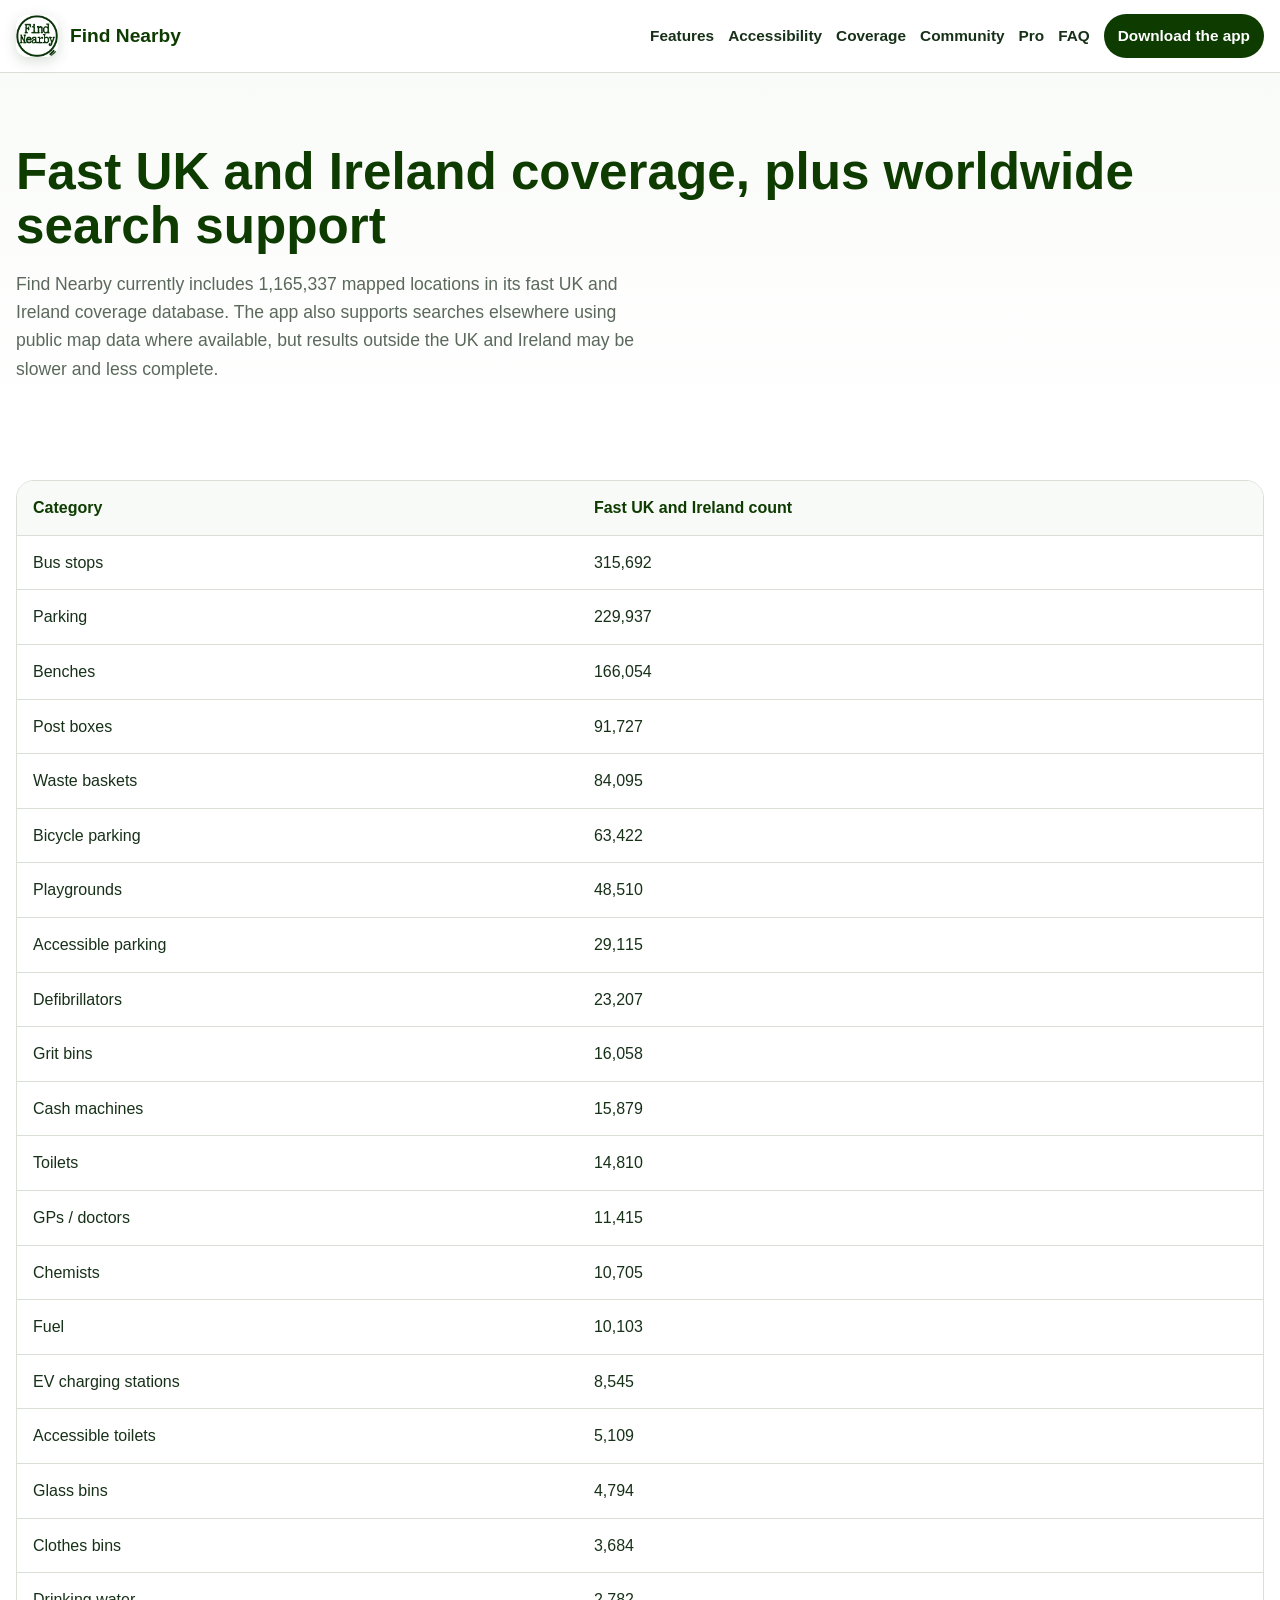
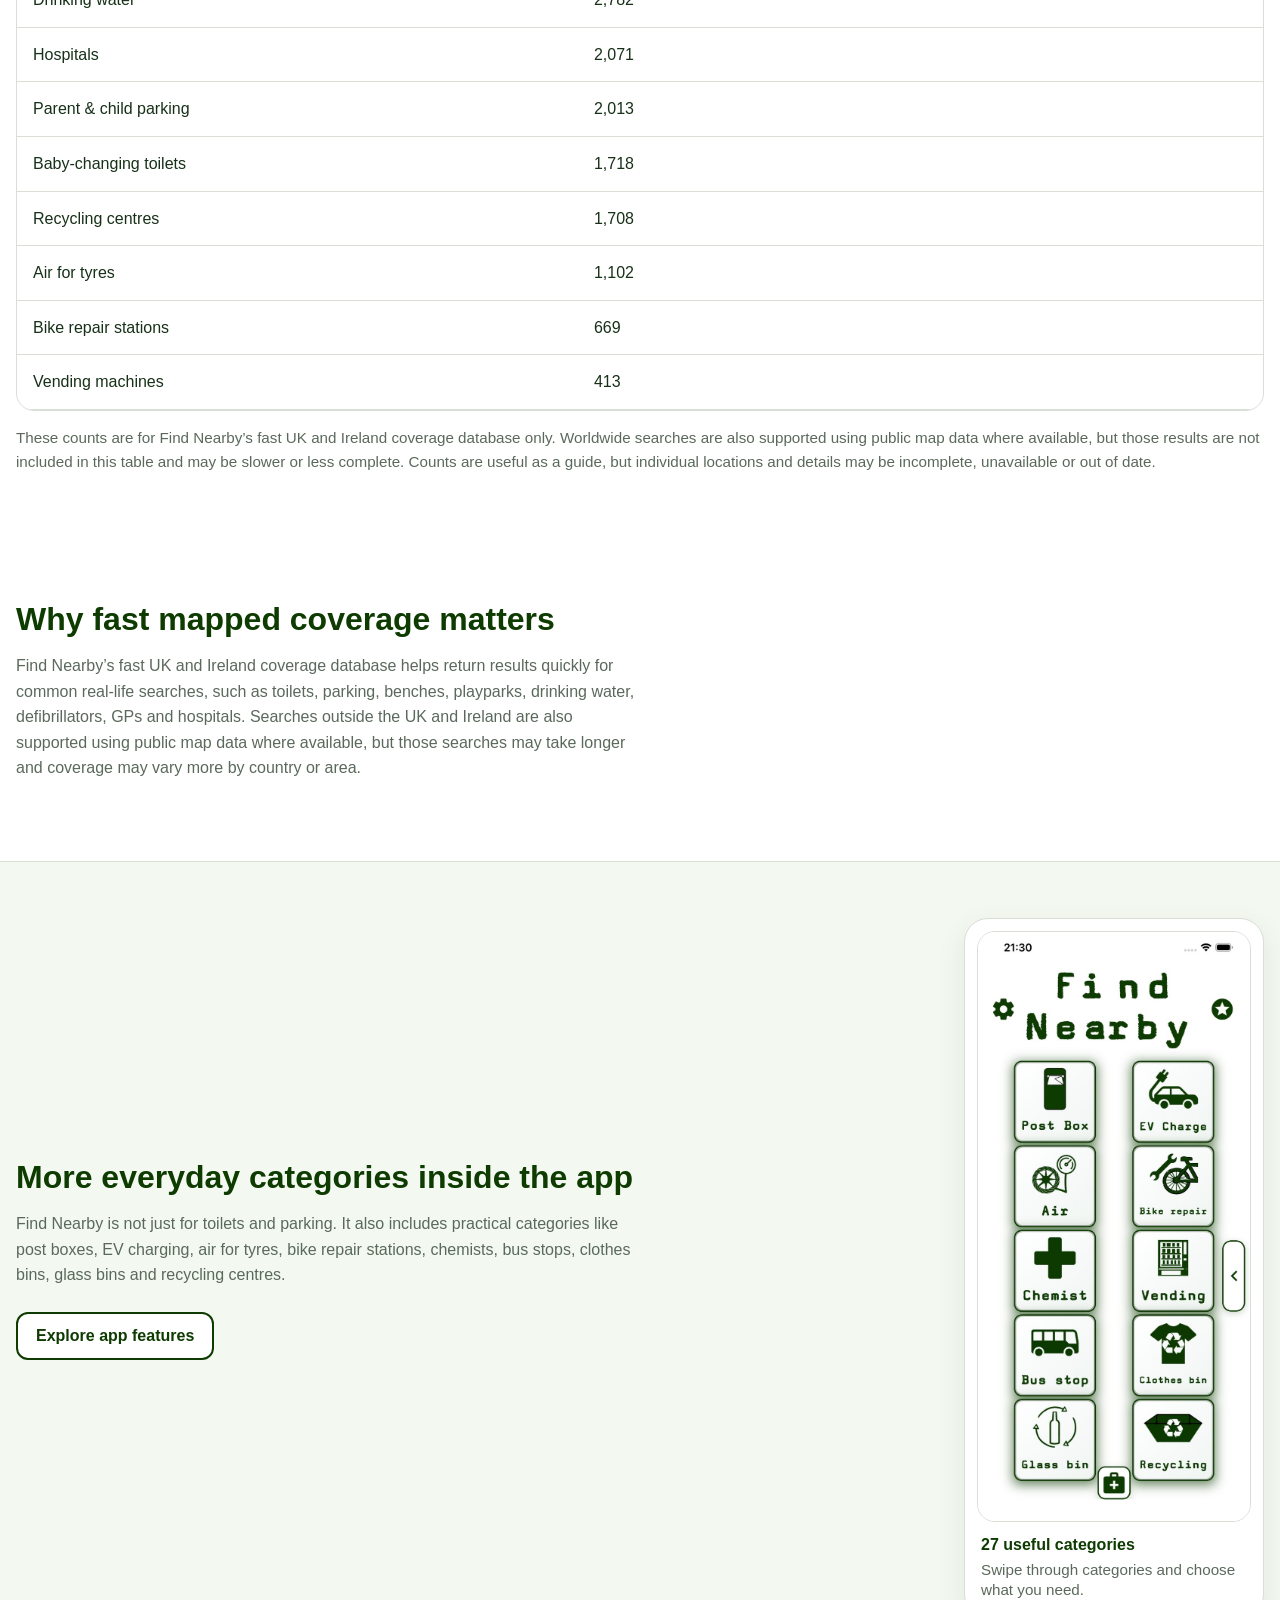
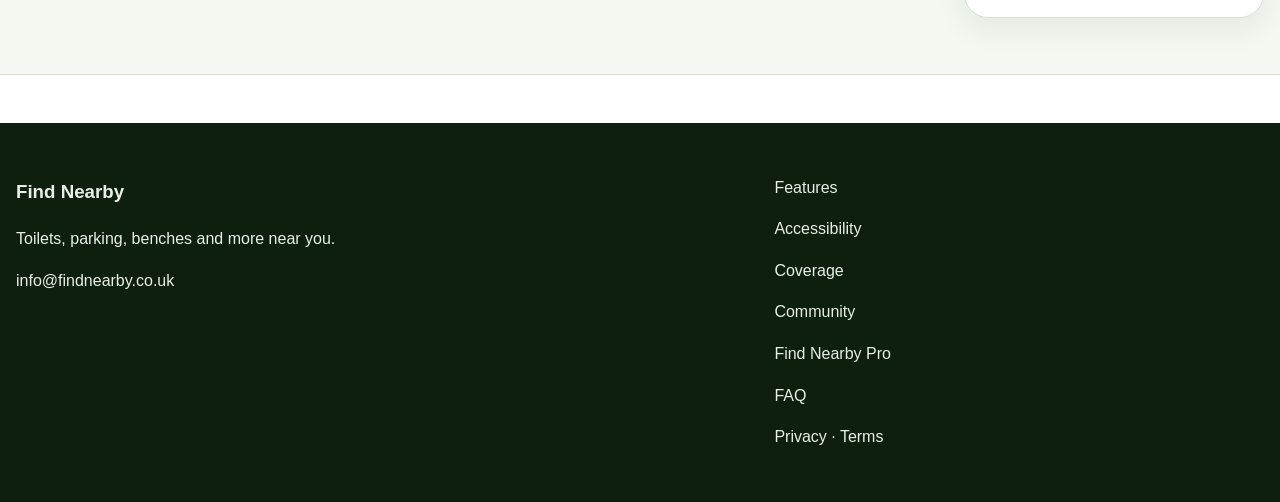
<file: coverage.html>
<!DOCTYPE html>
<html lang="en-GB">
<head>
  <meta charset="UTF-8">
  <meta name="viewport" content="width=device-width, initial-scale=1.0">
  <title>Fast UK and Ireland Coverage | Find Nearby Counts</title>
  <meta name="description" content="See Find Nearby’s fast UK and Ireland coverage counts across 27 useful categories, plus how worldwide search support works outside the UK and Ireland.">
  <link rel="canonical" href="https://findnearby.co.uk/coverage">
  <meta property="og:title" content="Fast UK and Ireland Coverage | Find Nearby Counts">
  <meta property="og:description" content="See Find Nearby’s fast UK and Ireland coverage counts across 27 useful categories, plus how worldwide search support works outside the UK and Ireland.">
  <meta property="og:type" content="website">
  <meta property="og:url" content="https://findnearby.co.uk/coverage">
  <meta property="og:site_name" content="Find Nearby">
  <meta name="twitter:card" content="summary">
  <meta name="apple-itunes-app" content="app-id=6757857891">
  <link rel="icon" href="images/brand/app-icon.png">
  <link rel="apple-touch-icon" href="images/brand/app-icon.png">
  <link rel="stylesheet" href="css/styles.css">
  <script src="js/download-options.js" defer></script>
</head>
<body>
  <header class="site-header">
    <div class="container site-header-inner">
      <a class="brand" href="index.html" aria-label="Find Nearby home">
        <img class="brand-logo" src="images/brand/app-icon.png" alt="" aria-hidden="true">
        <span>Find Nearby</span>
      </a>
      <nav class="nav" aria-label="Main navigation">
        <a href="features.html">Features</a>
        <a href="accessibility.html">Accessibility</a>
        <a href="coverage.html">Coverage</a>
        <a href="community.html">Community</a>
        <a href="pro.html">Pro</a>
        <a href="faq.html">FAQ</a>
        <a class="button-link smart-download-link" href="index.html#download">Download the app</a>
      </nav>
    </div>
  </header>
  <main>
    <section class="hero-compact"><div class="container"><h1>Fast UK and Ireland coverage, plus worldwide search support</h1><p class="lead">Find Nearby currently includes 1,165,337 mapped locations in its fast UK and Ireland coverage database. The app also supports searches elsewhere using public map data where available, but results outside the UK and Ireland may be slower and less complete.</p></div></section>
    <section class="section"><div class="container"><div class="table-wrap"><table><thead><tr><th>Category</th><th>Fast UK and Ireland count</th></tr></thead><tbody>
<tr><td>Bus stops</td><td>315,692</td></tr>
<tr><td>Parking</td><td>229,937</td></tr>
<tr><td>Benches</td><td>166,054</td></tr>
<tr><td>Post boxes</td><td>91,727</td></tr>
<tr><td>Waste baskets</td><td>84,095</td></tr>
<tr><td>Bicycle parking</td><td>63,422</td></tr>
<tr><td>Playgrounds</td><td>48,510</td></tr>
<tr><td>Accessible parking</td><td>29,115</td></tr>
<tr><td>Defibrillators</td><td>23,207</td></tr>
<tr><td>Grit bins</td><td>16,058</td></tr>
<tr><td>Cash machines</td><td>15,879</td></tr>
<tr><td>Toilets</td><td>14,810</td></tr>
<tr><td>GPs / doctors</td><td>11,415</td></tr>
<tr><td>Chemists</td><td>10,705</td></tr>
<tr><td>Fuel</td><td>10,103</td></tr>
<tr><td>EV charging stations</td><td>8,545</td></tr>
<tr><td>Accessible toilets</td><td>5,109</td></tr>
<tr><td>Glass bins</td><td>4,794</td></tr>
<tr><td>Clothes bins</td><td>3,684</td></tr>
<tr><td>Drinking water</td><td>2,782</td></tr>
<tr><td>Hospitals</td><td>2,071</td></tr>
<tr><td>Parent &amp; child parking</td><td>2,013</td></tr>
<tr><td>Baby-changing toilets</td><td>1,718</td></tr>
<tr><td>Recycling centres</td><td>1,708</td></tr>
<tr><td>Air for tyres</td><td>1,102</td></tr>
<tr><td>Bike repair stations</td><td>669</td></tr>
<tr><td>Vending machines</td><td>413</td></tr>
</tbody></table></div><p class="small">These counts are for Find Nearby’s fast UK and Ireland coverage database only. Worldwide searches are also supported using public map data where available, but those results are not included in this table and may be slower or less complete. Counts are useful as a guide, but individual locations and details may be incomplete, unavailable or out of date.</p></div></section>
    <section class="section">
      <div class="container">
        <h2>Why fast mapped coverage matters</h2>
        <p class="section-intro">Find Nearby’s fast UK and Ireland coverage database helps return results quickly for common real-life searches, such as toilets, parking, benches, playparks, drinking water, defibrillators, GPs and hospitals. Searches outside the UK and Ireland are also supported using public map data where available, but those searches may take longer and coverage may vary more by country or area.</p>
      </div>
    </section>
    <section class="section highlight-band">
      <div class="container coverage-visual-grid">
        <div>
          <h2>More everyday categories inside the app</h2>
          <p class="section-intro">Find Nearby is not just for toilets and parking. It also includes practical categories like post boxes, EV charging, air for tyres, bike repair stations, chemists, bus stops, clothes bins, glass bins and recycling centres.</p>
          <p><a class="button" href="features.html">Explore app features</a></p>
        </div>
        <figure class="screenshot-card single-screenshot-card">
          <img loading="lazy" src="images/screenshots/home-more-categories.jpg" alt="Find Nearby home screen showing post boxes, EV charging, air for tyres, bike repair, chemists, vending machines, bus stops, clothes bins, glass bins and recycling centres">
          <figcaption><strong>27 useful categories</strong><span>Swipe through categories and choose what you need.</span></figcaption>
        </figure>
      </div>
    </section>
  </main>
  <footer class="footer">
    <div class="container footer-grid">
      <div>
        <h3>Find Nearby</h3>
        <p>Toilets, parking, benches and more near you.</p>
        <p><a href="mailto:info@findnearby.co.uk">info@findnearby.co.uk</a></p>
      </div>
      <div>
        <p><a href="features.html">Features</a></p>
        <p><a href="accessibility.html">Accessibility</a></p>
        <p><a href="coverage.html">Coverage</a></p>
        <p><a href="community.html">Community</a></p>
        <p><a href="pro.html">Find Nearby Pro</a></p>
        <p><a href="faq.html">FAQ</a></p>
        <p><a href="privacy.html">Privacy</a> · <a href="terms.html">Terms</a></p>
      </div>
    </div>
  </footer>
</body>
</html>
</file>
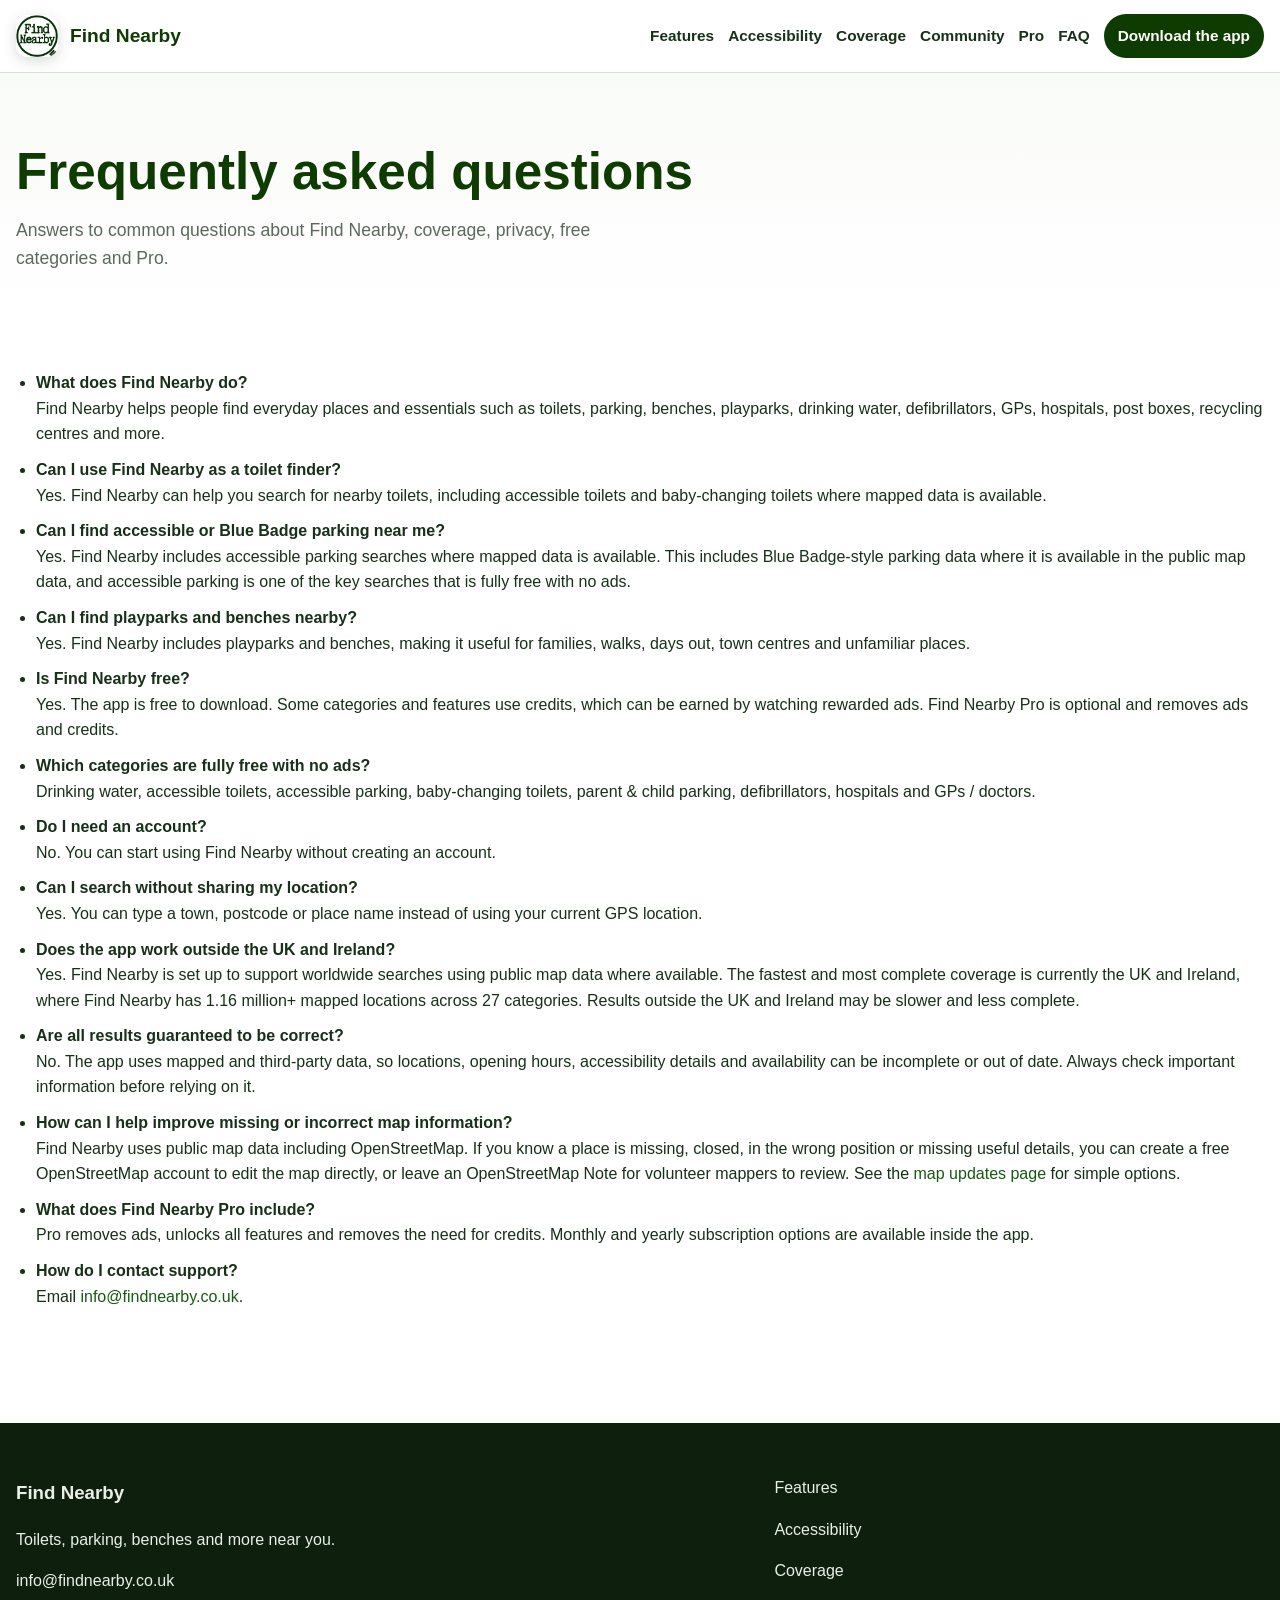
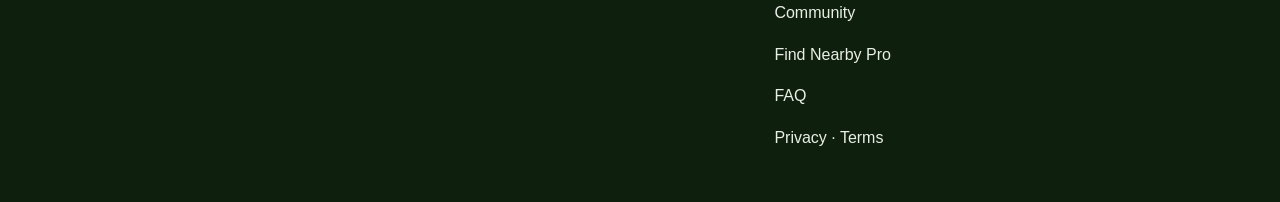
<file: faq.html>
<!DOCTYPE html>
<html lang="en-GB">
<head>
  <meta charset="UTF-8">
  <meta name="viewport" content="width=device-width, initial-scale=1.0">
  <title>FAQ | Find Nearby Toilet and Parking Finder</title>
  <meta name="description" content="Frequently asked questions about Find Nearby, including free categories, GPS search, manual search, Pro, privacy, fast UK and Ireland coverage and worldwide search support.">
  <link rel="canonical" href="https://findnearby.co.uk/faq">
  <meta property="og:title" content="FAQ | Find Nearby Toilet and Parking Finder">
  <meta property="og:description" content="Frequently asked questions about Find Nearby, including free categories, GPS search, manual search, Pro, privacy, fast UK and Ireland coverage and worldwide search support.">
  <meta property="og:type" content="website">
  <meta property="og:url" content="https://findnearby.co.uk/faq">
  <meta property="og:site_name" content="Find Nearby">
  <meta name="twitter:card" content="summary">
  <meta name="apple-itunes-app" content="app-id=6757857891">
  <link rel="icon" href="images/brand/app-icon.png">
  <link rel="apple-touch-icon" href="images/brand/app-icon.png">
  <link rel="stylesheet" href="css/styles.css">
  <script src="js/download-options.js" defer></script>
  <script type="application/ld+json">
  {
    "@context": "https://schema.org",
    "@type": "FAQPage",
    "mainEntity": [
      {
        "@type": "Question",
        "name": "What does Find Nearby do?",
        "acceptedAnswer": {"@type": "Answer", "text": "Find Nearby helps people find everyday places and essentials such as toilets, parking, benches, playparks, drinking water, defibrillators, GPs, hospitals, post boxes, recycling centres and more."}
      },
      {
        "@type": "Question",
        "name": "Which categories are fully free with no ads?",
        "acceptedAnswer": {"@type": "Answer", "text": "Drinking water, accessible toilets, accessible parking, baby-changing toilets, parent and child parking, defibrillators, hospitals and GPs or doctors are fully free with no ads."}
      },
      {
        "@type": "Question",
        "name": "Can I search without sharing my location?",
        "acceptedAnswer": {"@type": "Answer", "text": "Yes. You can type a town, postcode or place name instead of using your current GPS location."}
      },
      {
        "@type": "Question",
        "name": "Are all results guaranteed to be correct?",
        "acceptedAnswer": {"@type": "Answer", "text": "No. The app uses mapped and third-party data, so locations, opening hours, accessibility details and availability can be incomplete or out of date. Always check important information before relying on it."}
      },
      {
        "@type": "Question",
        "name": "How can I help improve missing or incorrect map information?",
        "acceptedAnswer": {"@type": "Answer", "text": "Find Nearby uses public map data including OpenStreetMap. People with local knowledge can create a free OpenStreetMap account to edit the map directly, or leave an OpenStreetMap Note for volunteer mappers to review."}
      }
    ]
  }
  </script>
</head>
<body>
  <header class="site-header">
    <div class="container site-header-inner">
      <a class="brand" href="index.html" aria-label="Find Nearby home">
        <img class="brand-logo" src="images/brand/app-icon.png" alt="" aria-hidden="true">
        <span>Find Nearby</span>
      </a>
      <nav class="nav" aria-label="Main navigation">
        <a href="features.html">Features</a>
        <a href="accessibility.html">Accessibility</a>
        <a href="coverage.html">Coverage</a>
        <a href="community.html">Community</a>
        <a href="pro.html">Pro</a>
        <a href="faq.html">FAQ</a>
        <a class="button-link smart-download-link" href="index.html#download">Download the app</a>
      </nav>
    </div>
  </header>
  <main>
    <section class="hero-compact"><div class="container"><h1>Frequently asked questions</h1><p class="lead">Answers to common questions about Find Nearby, coverage, privacy, free categories and Pro.</p></div></section>
    <section class="section"><div class="container"><ul class="faq-list">
      <li><strong>What does Find Nearby do?</strong><br>Find Nearby helps people find everyday places and essentials such as toilets, parking, benches, playparks, drinking water, defibrillators, GPs, hospitals, post boxes, recycling centres and more.</li>
      <li><strong>Can I use Find Nearby as a toilet finder?</strong><br>Yes. Find Nearby can help you search for nearby toilets, including accessible toilets and baby-changing toilets where mapped data is available.</li>
      <li><strong>Can I find accessible or Blue Badge parking near me?</strong><br>Yes. Find Nearby includes accessible parking searches where mapped data is available. This includes Blue Badge-style parking data where it is available in the public map data, and accessible parking is one of the key searches that is fully free with no ads.</li>
      <li><strong>Can I find playparks and benches nearby?</strong><br>Yes. Find Nearby includes playparks and benches, making it useful for families, walks, days out, town centres and unfamiliar places.</li>
      <li><strong>Is Find Nearby free?</strong><br>Yes. The app is free to download. Some categories and features use credits, which can be earned by watching rewarded ads. Find Nearby Pro is optional and removes ads and credits.</li>
      <li><strong>Which categories are fully free with no ads?</strong><br>Drinking water, accessible toilets, accessible parking, baby-changing toilets, parent &amp; child parking, defibrillators, hospitals and GPs / doctors.</li>
      <li><strong>Do I need an account?</strong><br>No. You can start using Find Nearby without creating an account.</li>
      <li><strong>Can I search without sharing my location?</strong><br>Yes. You can type a town, postcode or place name instead of using your current GPS location.</li>
      <li><strong>Does the app work outside the UK and Ireland?</strong><br>Yes. Find Nearby is set up to support worldwide searches using public map data where available. The fastest and most complete coverage is currently the UK and Ireland, where Find Nearby has 1.16 million+ mapped locations across 27 categories. Results outside the UK and Ireland may be slower and less complete.</li>
      <li><strong>Are all results guaranteed to be correct?</strong><br>No. The app uses mapped and third-party data, so locations, opening hours, accessibility details and availability can be incomplete or out of date. Always check important information before relying on it.</li>
      <li><strong>How can I help improve missing or incorrect map information?</strong><br>Find Nearby uses public map data including OpenStreetMap. If you know a place is missing, closed, in the wrong position or missing useful details, you can create a free OpenStreetMap account to edit the map directly, or leave an OpenStreetMap Note for volunteer mappers to review. See the <a href="community.html#map-updates">map updates page</a> for simple options.</li>
      <li><strong>What does Find Nearby Pro include?</strong><br>Pro removes ads, unlocks all features and removes the need for credits. Monthly and yearly subscription options are available inside the app.</li>
      <li><strong>How do I contact support?</strong><br>Email <a href="mailto:info@findnearby.co.uk">info@findnearby.co.uk</a>.</li>
    </ul></div></section>
  </main>
  <footer class="footer">
    <div class="container footer-grid">
      <div>
        <h3>Find Nearby</h3>
        <p>Toilets, parking, benches and more near you.</p>
        <p><a href="mailto:info@findnearby.co.uk">info@findnearby.co.uk</a></p>
      </div>
      <div>
        <p><a href="features.html">Features</a></p>
        <p><a href="accessibility.html">Accessibility</a></p>
        <p><a href="coverage.html">Coverage</a></p>
        <p><a href="community.html">Community</a></p>
        <p><a href="pro.html">Find Nearby Pro</a></p>
        <p><a href="faq.html">FAQ</a></p>
        <p><a href="privacy.html">Privacy</a> · <a href="terms.html">Terms</a></p>
      </div>
    </div>
  </footer>
</body>
</html>
</file>
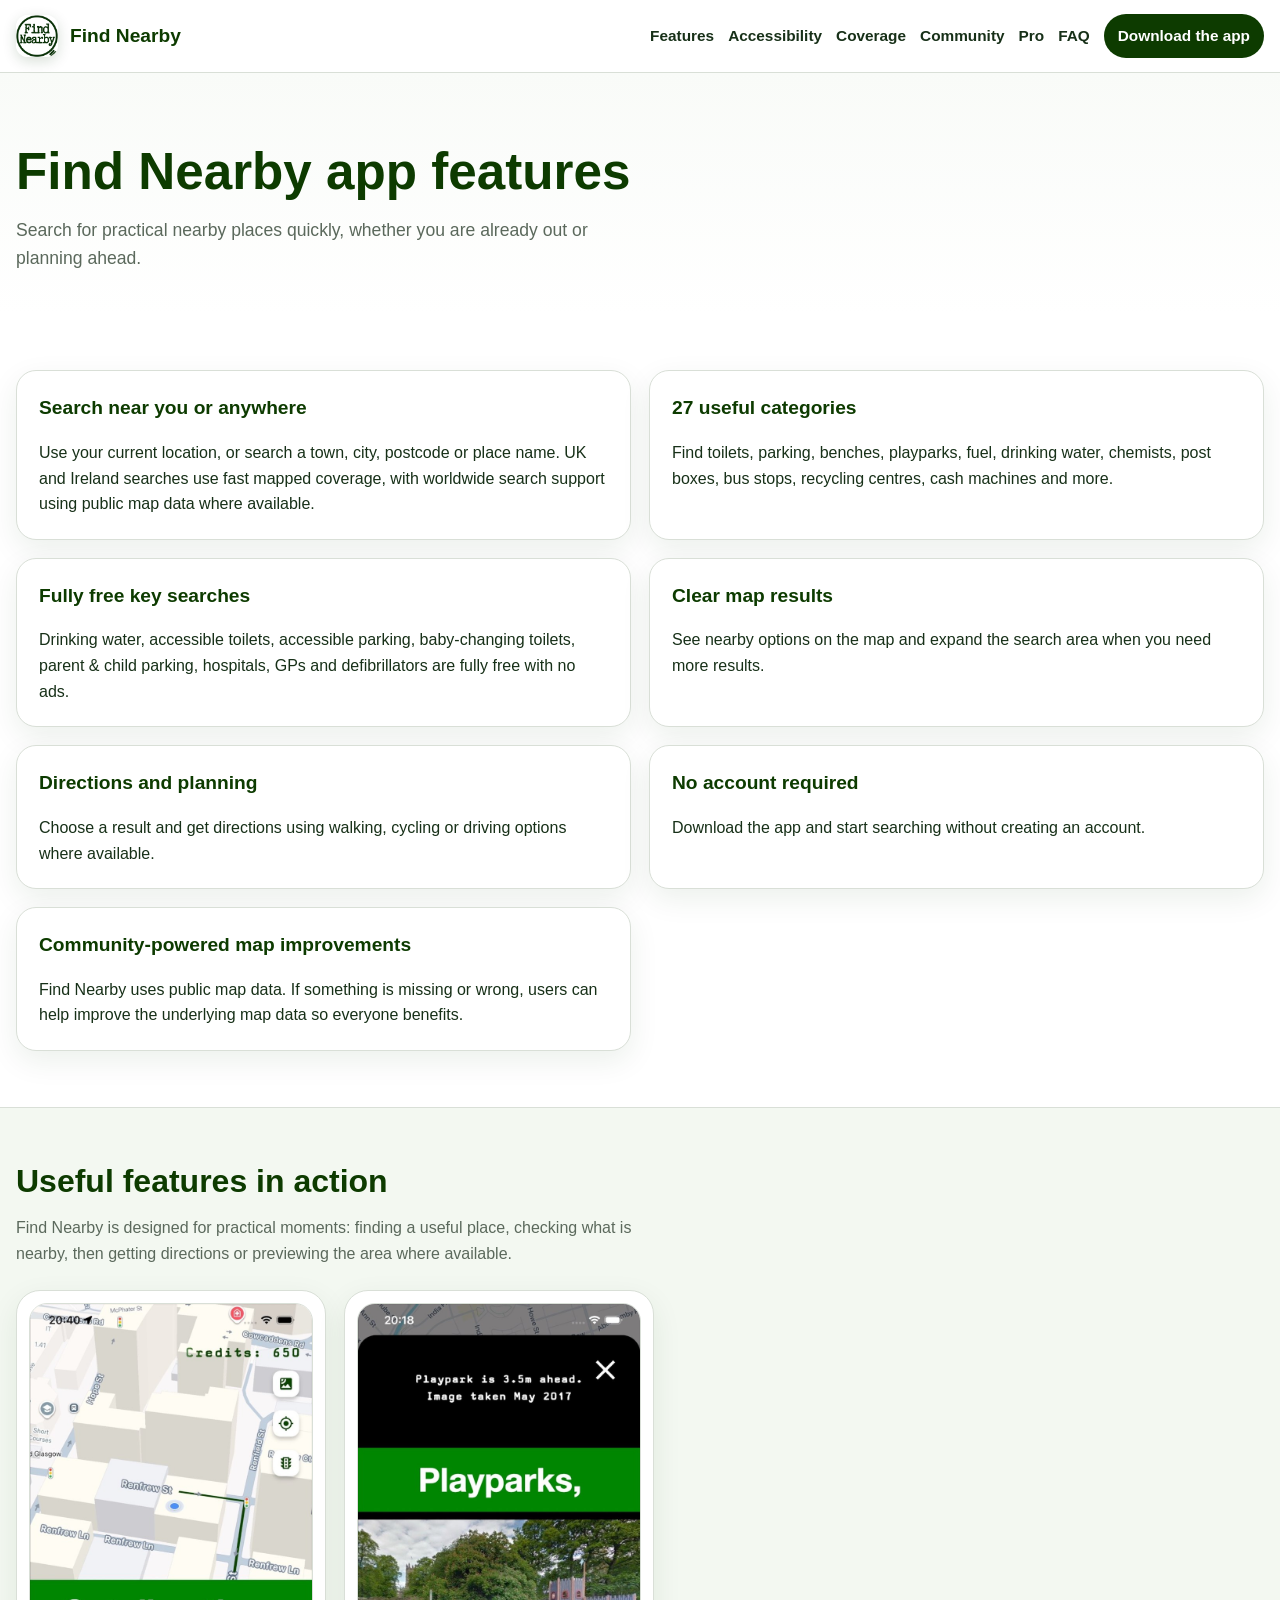
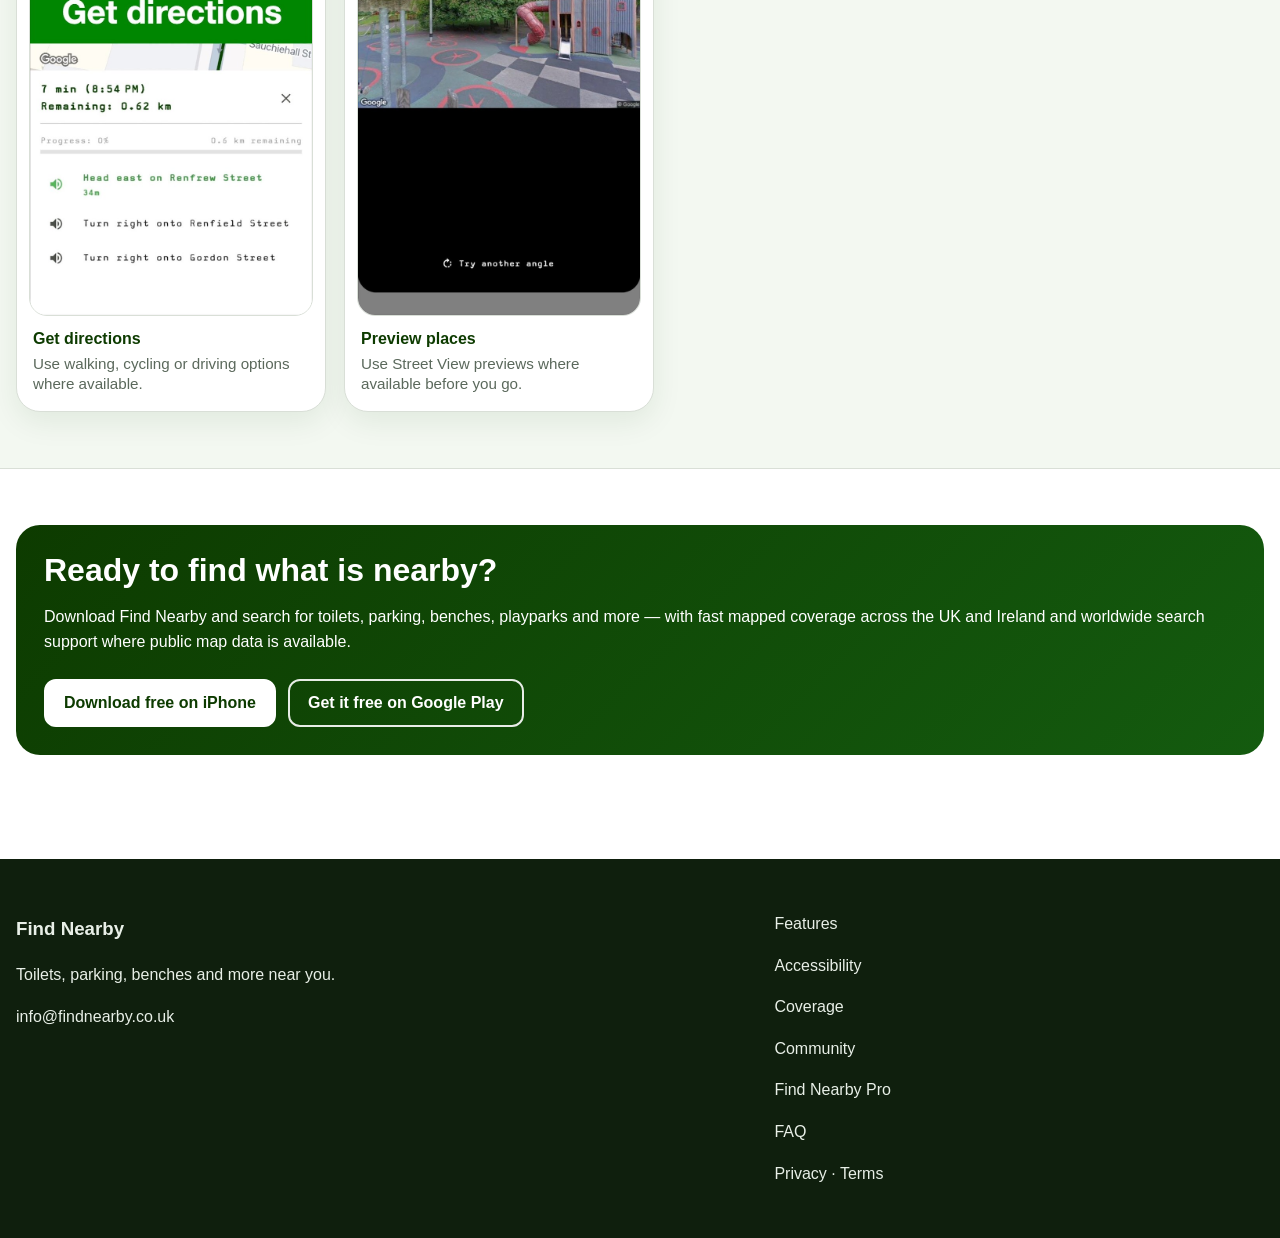
<file: features.html>
<!DOCTYPE html>
<html lang="en-GB">
<head>
  <meta charset="UTF-8">
  <meta name="viewport" content="width=device-width, initial-scale=1.0">
  <title>Features | Find Nearby Useful Places Finder App</title>
  <meta name="description" content="Explore Find Nearby features including GPS search, manual place search, map results, directions, Street View previews, fast UK and Ireland coverage and worldwide search support.">
  <link rel="canonical" href="https://findnearby.co.uk/features">
  <meta property="og:title" content="Features | Find Nearby Useful Places Finder App">
  <meta property="og:description" content="Explore Find Nearby features including GPS search, manual place search, map results, directions, Street View previews, fast UK and Ireland coverage and worldwide search support.">
  <meta property="og:type" content="website">
  <meta property="og:url" content="https://findnearby.co.uk/features">
  <meta property="og:site_name" content="Find Nearby">
  <meta name="twitter:card" content="summary">
  <meta name="apple-itunes-app" content="app-id=6757857891">
  <link rel="icon" href="images/brand/app-icon.png">
  <link rel="apple-touch-icon" href="images/brand/app-icon.png">
  <link rel="stylesheet" href="css/styles.css">
  <script src="js/download-options.js" defer></script>
</head>
<body>
  <header class="site-header">
    <div class="container site-header-inner">
      <a class="brand" href="index.html" aria-label="Find Nearby home">
        <img class="brand-logo" src="images/brand/app-icon.png" alt="" aria-hidden="true">
        <span>Find Nearby</span>
      </a>
      <nav class="nav" aria-label="Main navigation">
        <a href="features.html">Features</a>
        <a href="accessibility.html">Accessibility</a>
        <a href="coverage.html">Coverage</a>
        <a href="community.html">Community</a>
        <a href="pro.html">Pro</a>
        <a href="faq.html">FAQ</a>
        <a class="button-link smart-download-link" href="index.html#download">Download the app</a>
      </nav>
    </div>
  </header>
  <main>
    <section class="hero-compact">
      <div class="container">
        <h1>Find Nearby app features</h1>
        <p class="lead">Search for practical nearby places quickly, whether you are already out or planning ahead.</p>
      </div>
    </section>

    <section class="section">
      <div class="container grid-2">
        <article class="card"><h3>Search near you or anywhere</h3><p>Use your current location, or search a town, city, postcode or place name. UK and Ireland searches use fast mapped coverage, with worldwide search support using public map data where available.</p></article>
        <article class="card"><h3>27 useful categories</h3><p>Find toilets, parking, benches, playparks, fuel, drinking water, chemists, post boxes, bus stops, recycling centres, cash machines and more.</p></article>
        <article class="card"><h3>Fully free key searches</h3><p>Drinking water, accessible toilets, accessible parking, baby-changing toilets, parent &amp; child parking, hospitals, GPs and defibrillators are fully free with no ads.</p></article>
        <article class="card"><h3>Clear map results</h3><p>See nearby options on the map and expand the search area when you need more results.</p></article>
        <article class="card"><h3>Directions and planning</h3><p>Choose a result and get directions using walking, cycling or driving options where available.</p></article>
        <article class="card"><h3>No account required</h3><p>Download the app and start searching without creating an account.</p></article>
        <article class="card"><h3>Community-powered map improvements</h3><p>Find Nearby uses public map data. If something is missing or wrong, users can help improve the underlying map data so everyone benefits.</p></article>
      </div>
    </section>

    <section class="section highlight-band">
      <div class="container">
        <h2>Useful features in action</h2>
        <p class="section-intro">Find Nearby is designed for practical moments: finding a useful place, checking what is nearby, then getting directions or previewing the area where available.</p>
        <div class="screenshot-showcase feature-screenshot-showcase" aria-label="Find Nearby directions and Street View screenshots">
          <figure class="screenshot-card">
            <img loading="lazy" src="images/screenshots/directions.jpg" alt="Find Nearby directions screen showing a route and turn-by-turn directions">
            <figcaption><strong>Get directions</strong><span>Use walking, cycling or driving options where available.</span></figcaption>
          </figure>
          <figure class="screenshot-card">
            <img loading="lazy" src="images/screenshots/playpark-street-view.jpg" alt="Find Nearby Street View preview showing a playpark location">
            <figcaption><strong>Preview places</strong><span>Use Street View previews where available before you go.</span></figcaption>
          </figure>
        </div>
      </div>
    </section>

    <section class="section">
      <div class="container">
        <div class="cta-box">
          <h2>Ready to find what is nearby?</h2>
          <p>Download Find Nearby and search for toilets, parking, benches, playparks and more — with fast mapped coverage across the UK and Ireland and worldwide search support where public map data is available.</p>
          <div class="button-row">
            <a class="button primary" href="https://apps.apple.com/app/id6757857891">Download free on iPhone</a>
            <a class="button" href="https://play.google.com/store/apps/details?id=com.find_nearby">Get it free on Google Play</a>
          </div>
        </div>
      </div>
    </section>
  </main>
  <footer class="footer">
    <div class="container footer-grid">
      <div>
        <h3>Find Nearby</h3>
        <p>Toilets, parking, benches and more near you.</p>
        <p><a href="mailto:info@findnearby.co.uk">info@findnearby.co.uk</a></p>
      </div>
      <div>
        <p><a href="features.html">Features</a></p>
        <p><a href="accessibility.html">Accessibility</a></p>
        <p><a href="coverage.html">Coverage</a></p>
        <p><a href="community.html">Community</a></p>
        <p><a href="pro.html">Find Nearby Pro</a></p>
        <p><a href="faq.html">FAQ</a></p>
        <p><a href="privacy.html">Privacy</a> · <a href="terms.html">Terms</a></p>
      </div>
    </div>
  </footer>
</body>
</html>
</file>
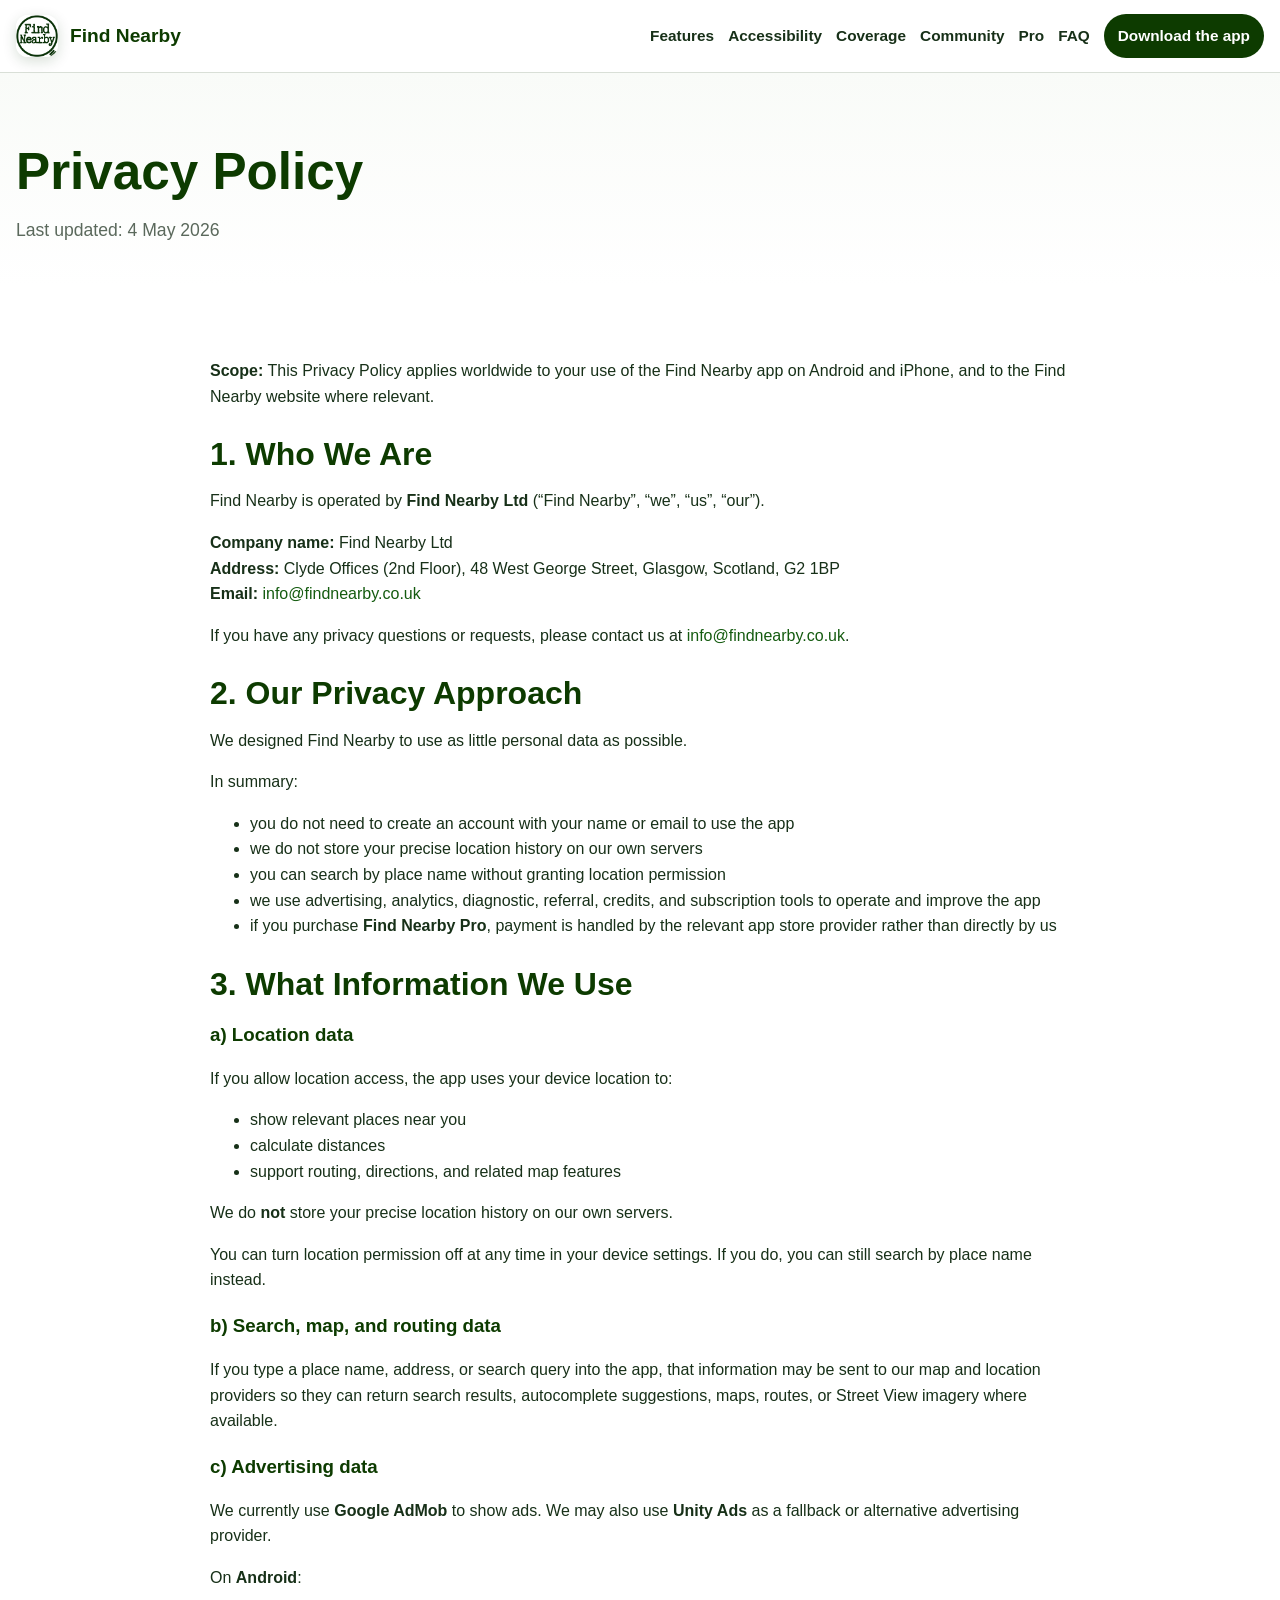
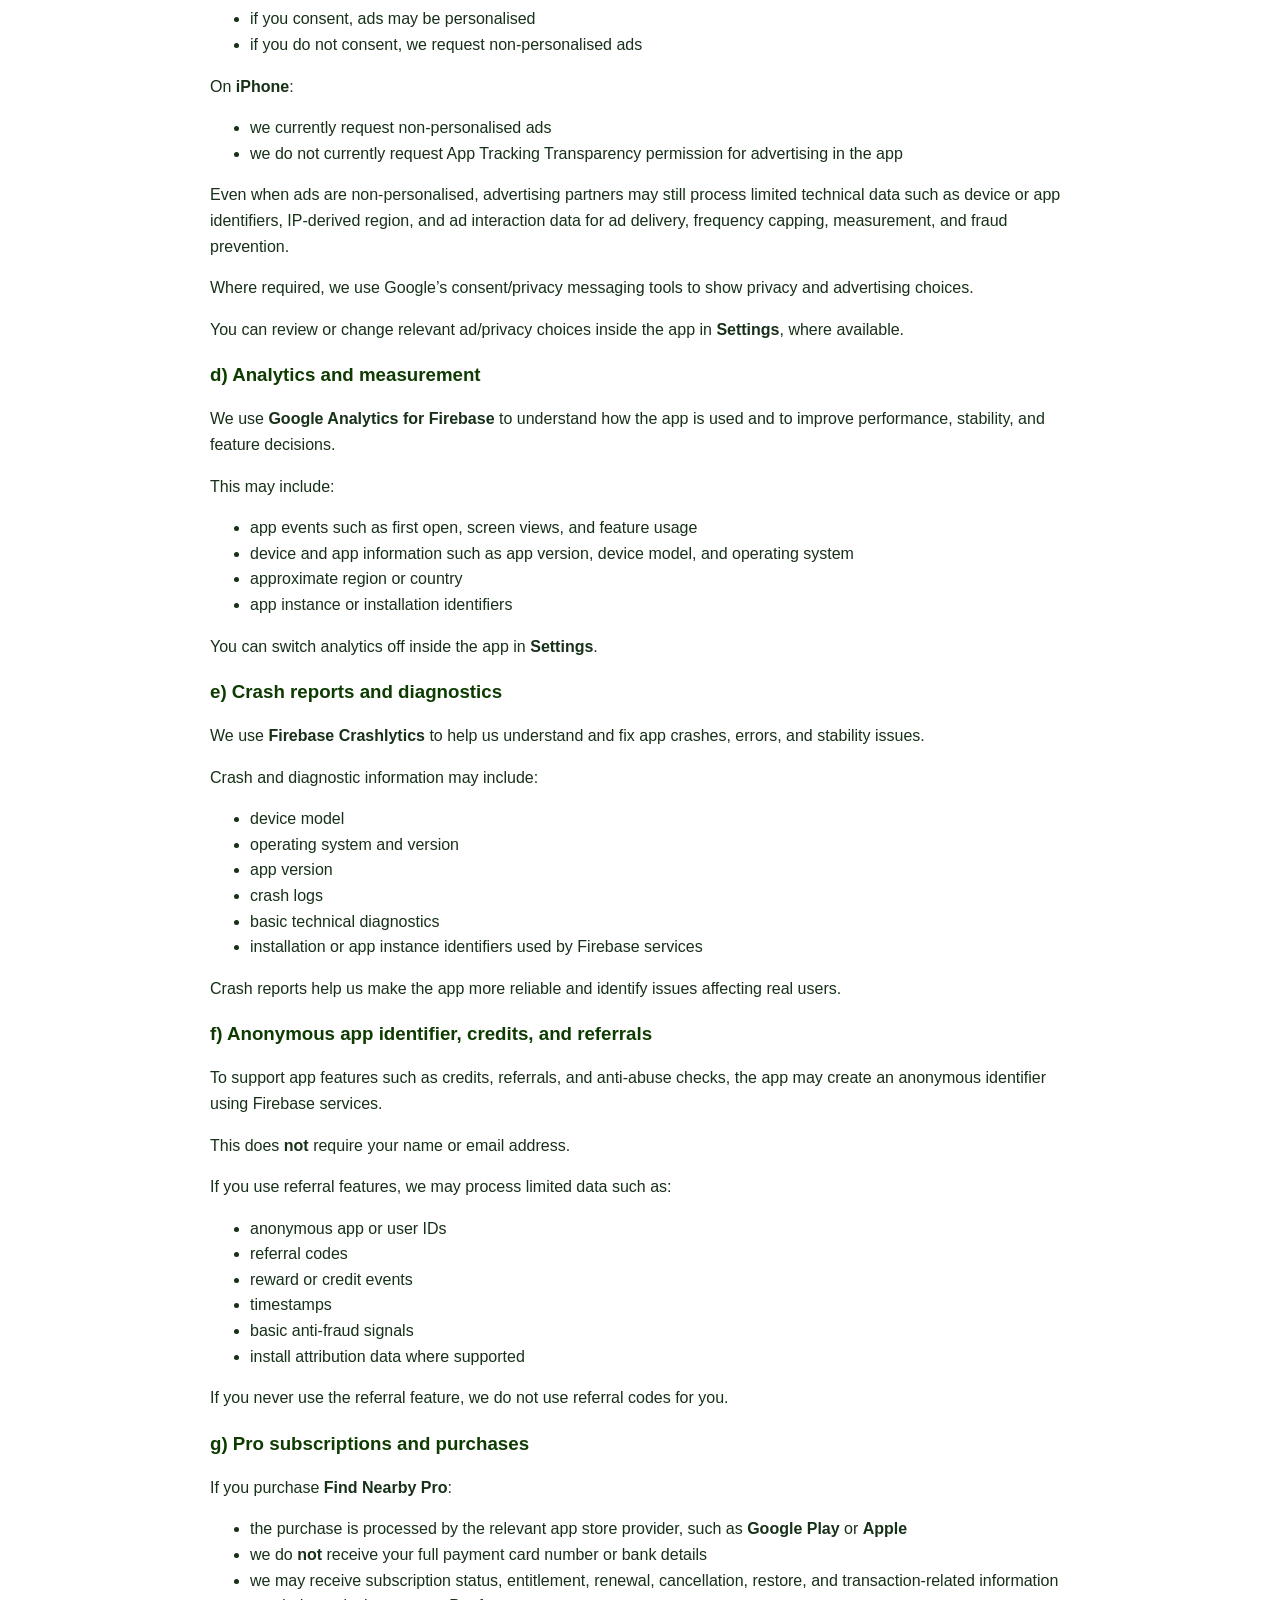
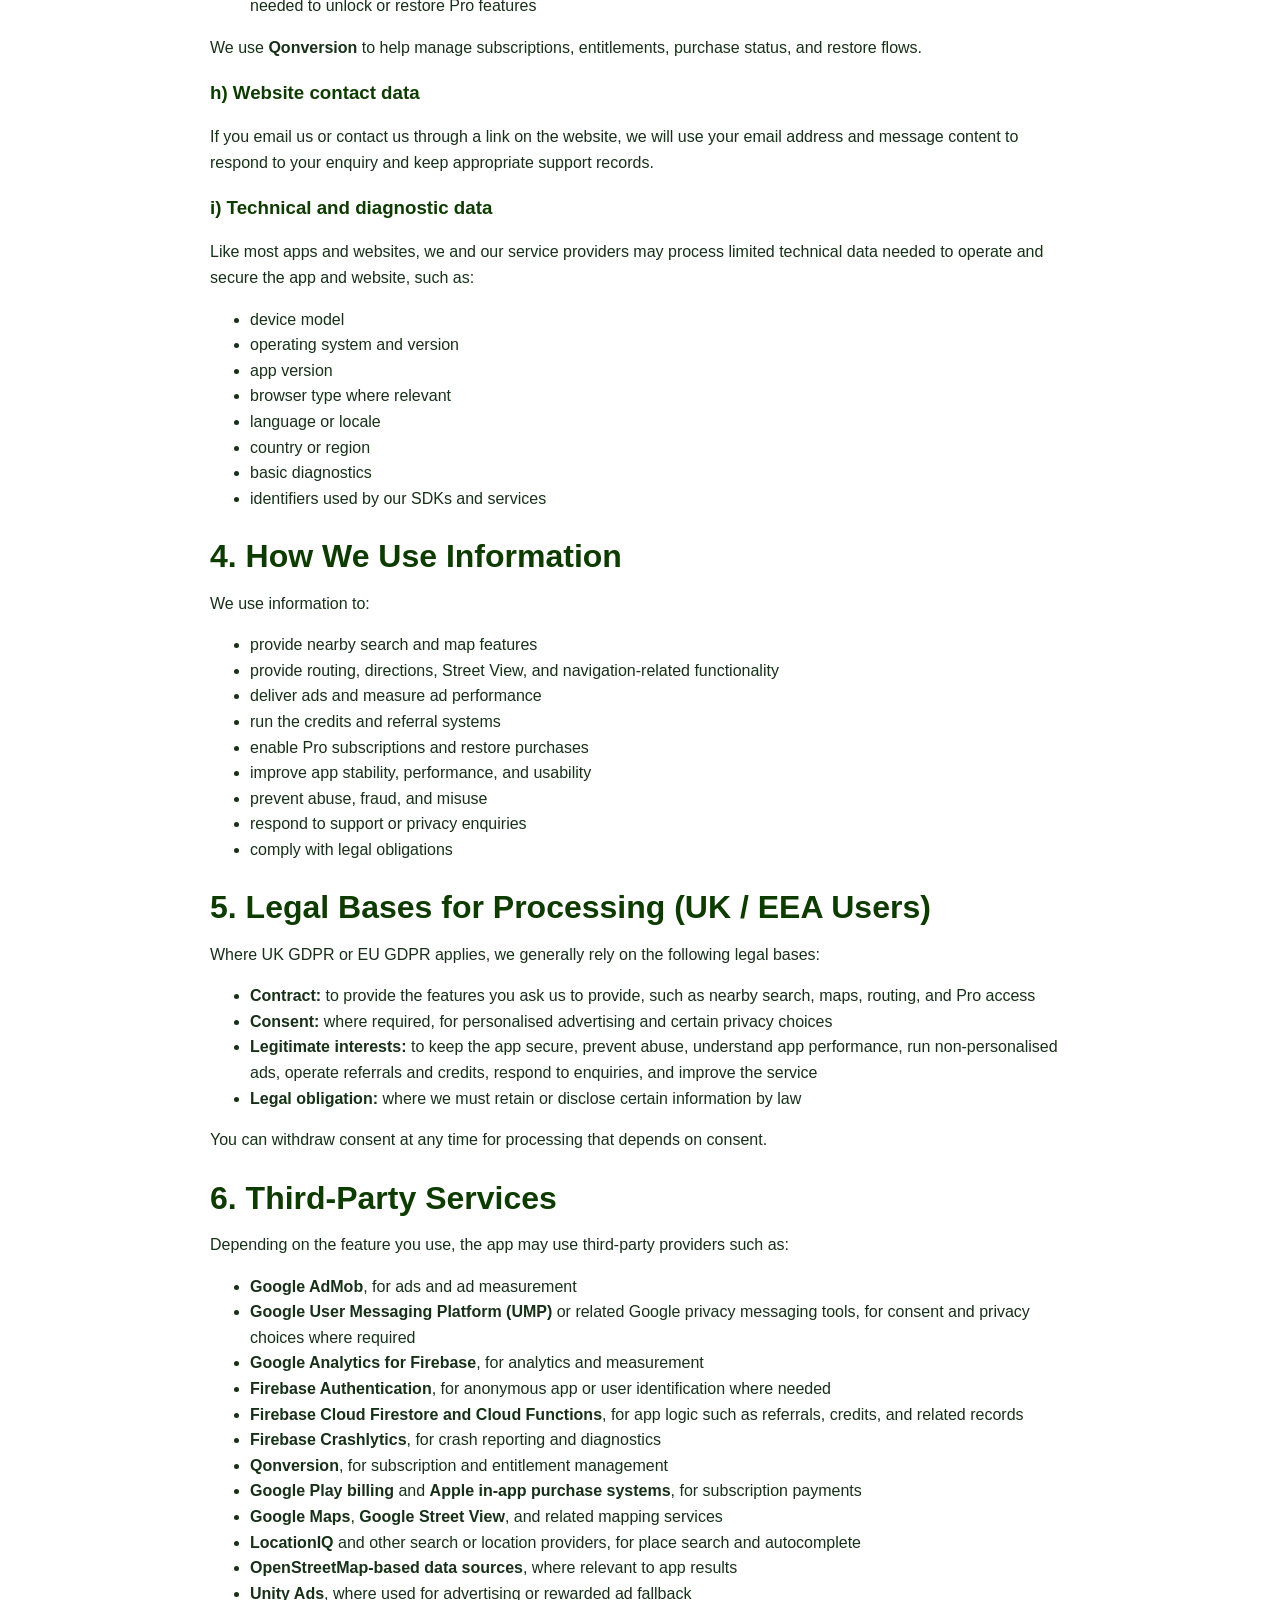
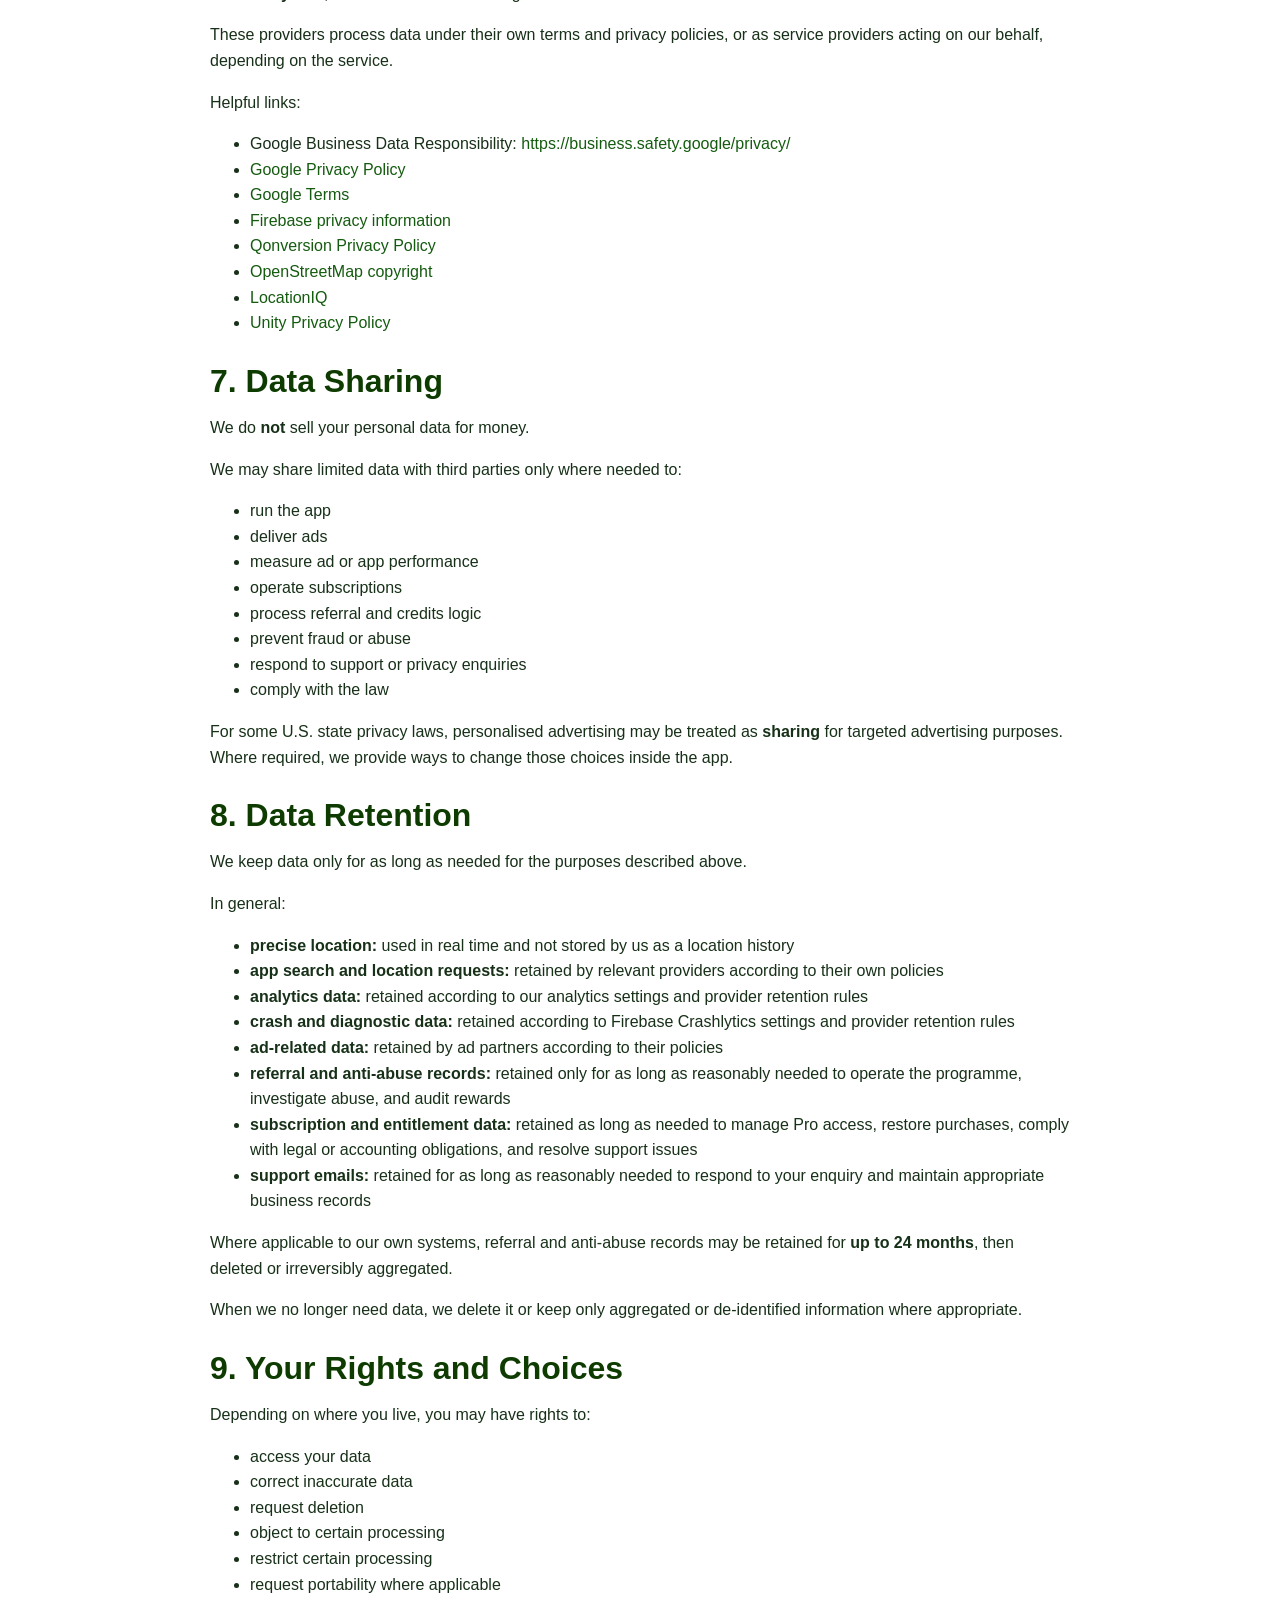
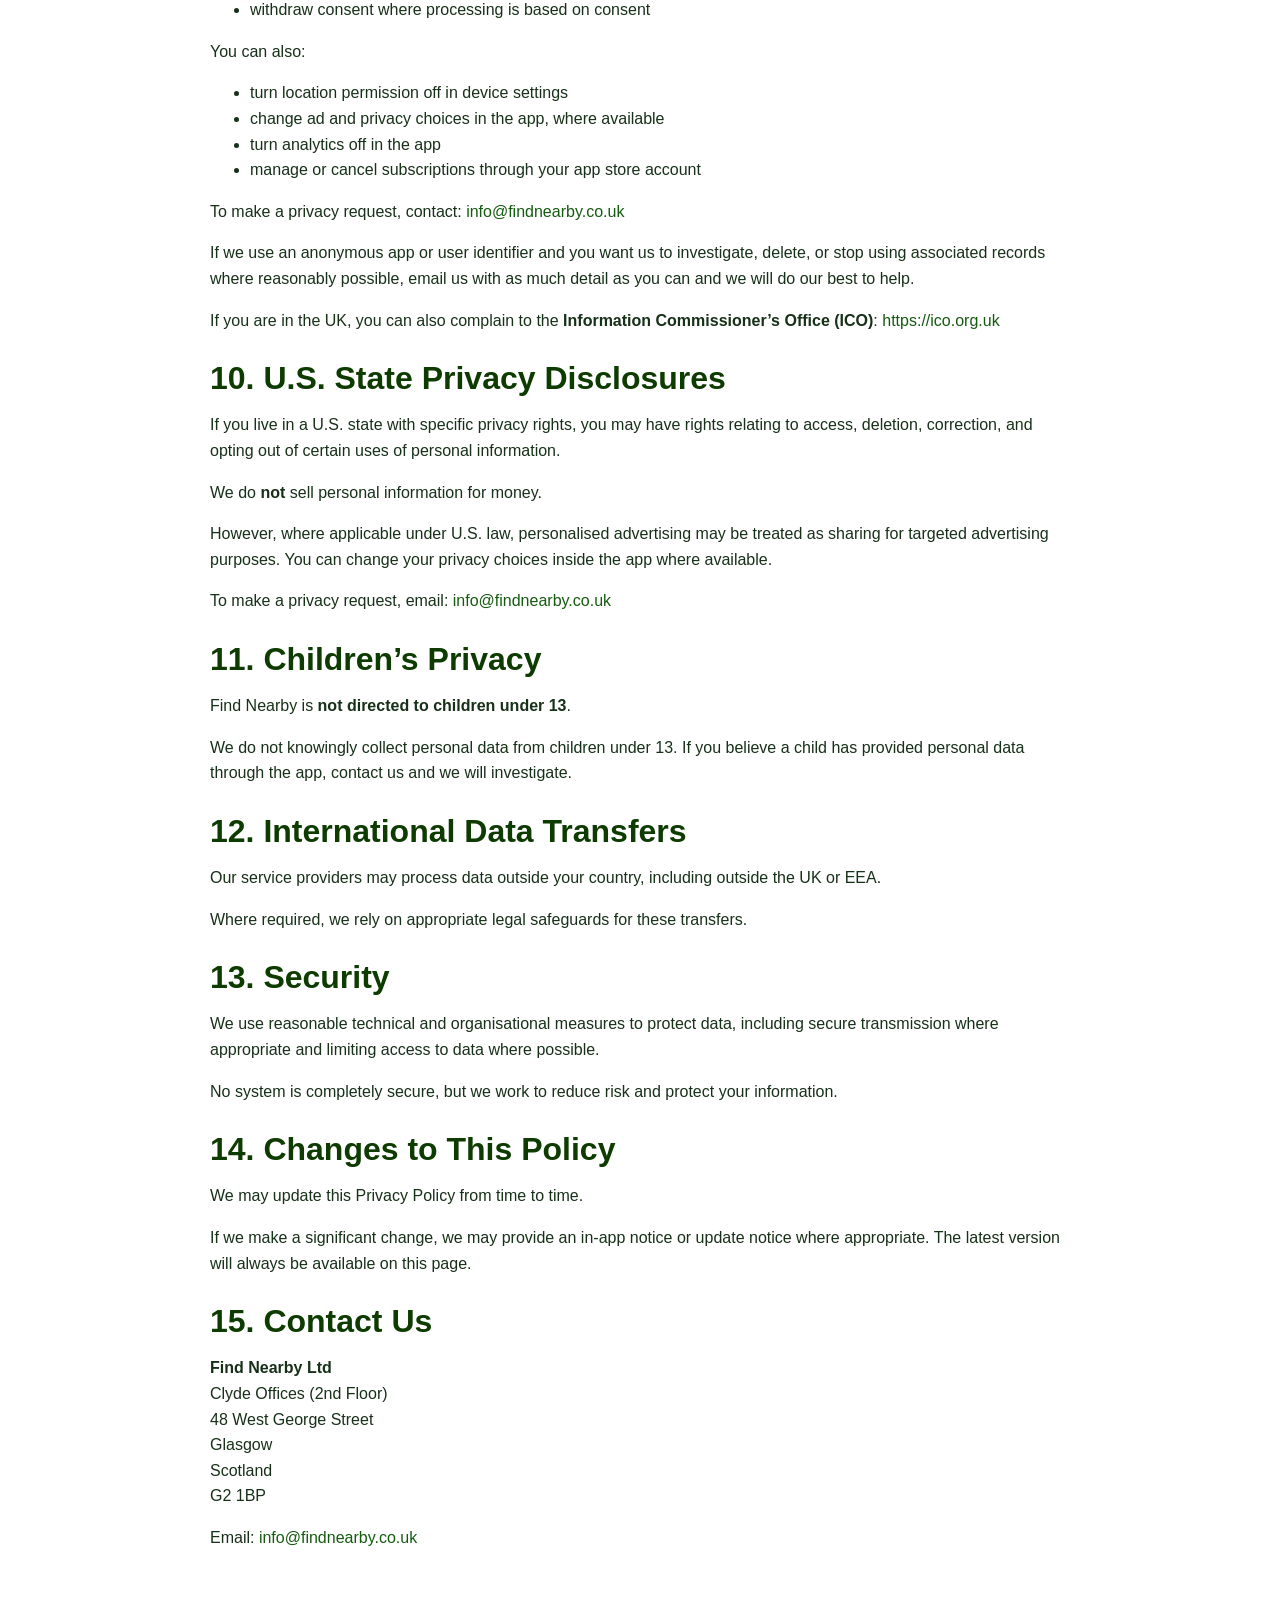
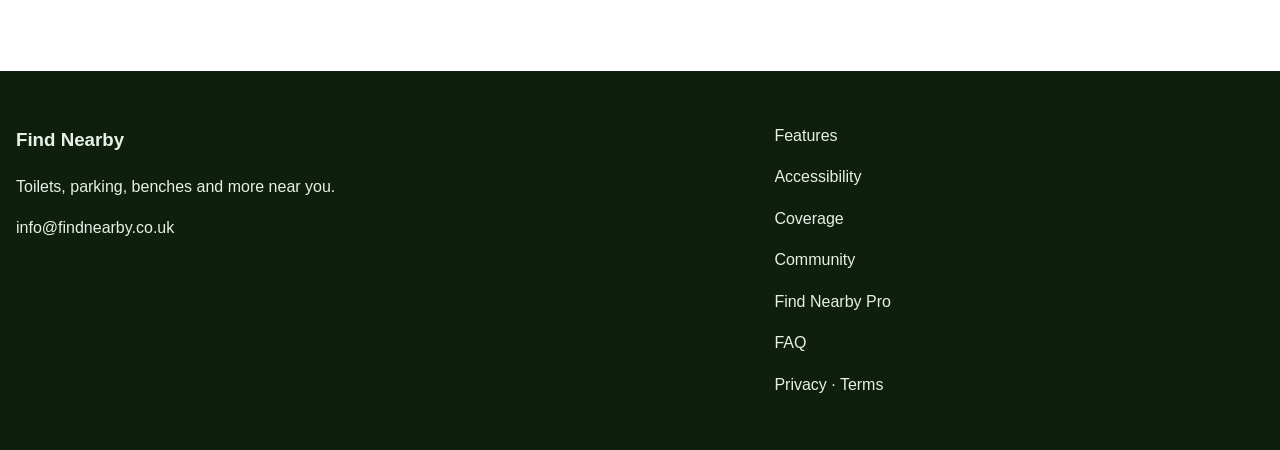
<file: privacy.html>
<!DOCTYPE html>

<html lang="en-GB">
<head>
<meta charset="utf-8"/>
<meta content="width=device-width, initial-scale=1.0" name="viewport"/>
<title>Privacy Policy | Find Nearby</title>
<meta content="Read the Find Nearby privacy policy, including location data, ads, analytics, crash reports, subscriptions, credits, referrals and third-party services." name="description"/>
<link href="https://findnearby.co.uk/privacy" rel="canonical"/>
<meta content="Privacy Policy | Find Nearby" property="og:title"/>
<meta content="Read the Find Nearby privacy policy, including location data, ads, analytics, crash reports, subscriptions, credits, referrals and third-party services." property="og:description"/>
<meta content="website" property="og:type"/>
<meta content="https://findnearby.co.uk/privacy" property="og:url"/>
<meta content="Find Nearby" property="og:site_name"/>
<meta content="summary" name="twitter:card"/>
<link href="images/brand/app-icon.png" rel="icon"/>
<link href="images/brand/app-icon.png" rel="apple-touch-icon"/>
<link href="css/styles.css" rel="stylesheet"/>
</head>
<body>
<header class="site-header">
<div class="container site-header-inner">
<a aria-label="Find Nearby home" class="brand" href="index.html">
<img class="brand-logo" src="images/brand/app-icon.png" alt="" aria-hidden="true">
<span>Find Nearby</span>
</a>
<nav aria-label="Main navigation" class="nav">
<a href="features.html">Features</a>
<a href="accessibility.html">Accessibility</a>
<a href="coverage.html">Coverage</a>
<a href="community.html">Community</a>
<a href="pro.html">Pro</a>
<a href="faq.html">FAQ</a>
<a class="button-link smart-download-link" href="index.html#download">Download the app</a>
</nav>
</div>
</header>
<main>
<section class="hero-compact"><div class="container"><h1>Privacy Policy</h1><p class="lead">Last updated: 4 May 2026</p></div></section>
<section class="section"><div class="container legal-page"><p><strong>Scope:</strong> This Privacy Policy applies worldwide to your
use of the Find Nearby app on Android and iPhone, and to the Find Nearby
website where relevant.</p>
<h2 id="who-we-are">1. Who We Are</h2>
<p>Find Nearby is operated by <strong>Find Nearby Ltd</strong> (“Find
Nearby”, “we”, “us”, “our”).</p>
<p><strong>Company name:</strong> Find Nearby Ltd<br/>
<strong>Address:</strong> Clyde Offices (2nd Floor), 48 West George Street, Glasgow, Scotland, G2 1BP<br/>
<strong>Email:</strong> <a href="mailto:info@findnearby.co.uk">info@findnearby.co.uk</a></p>
<p>If you have any privacy questions or requests, please contact us at
<a href="mailto:info@findnearby.co.uk">info@findnearby.co.uk</a>.</p>
<h2 id="our-privacy-approach">2. Our Privacy Approach</h2>
<p>We designed Find Nearby to use as little personal data as
possible.</p>
<p>In summary:</p>
<ul>
<li>you do not need to create an account with your name or email to use
the app</li>
<li>we do not store your precise location history on our own
servers</li>
<li>you can search by place name without granting location
permission</li>
<li>we use advertising, analytics, diagnostic, referral, credits, and
subscription tools to operate and improve the app</li>
<li>if you purchase <strong>Find Nearby Pro</strong>, payment is handled
by the relevant app store provider rather than directly by us</li>
</ul>
<h2 id="what-information-we-use">3. What Information We Use</h2>
<h3 id="a-location-data">a) Location data</h3>
<p>If you allow location access, the app uses your device location
to:</p>
<ul>
<li>show relevant places near you</li>
<li>calculate distances</li>
<li>support routing, directions, and related map features</li>
</ul>
<p>We do <strong>not</strong> store your precise location history on our
own servers.</p>
<p>You can turn location permission off at any time in your device
settings. If you do, you can still search by place name instead.</p>
<h3 id="b-search-map-and-routing-data">b) Search, map, and routing
data</h3>
<p>If you type a place name, address, or search query into the app, that
information may be sent to our map and location providers so they can
return search results, autocomplete suggestions, maps, routes, or Street
View imagery where available.</p>
<h3 id="c-advertising-data">c) Advertising data</h3>
<p>We currently use <strong>Google AdMob</strong> to show ads. We may
also use <strong>Unity Ads</strong> as a fallback or alternative
advertising provider.</p>
<p>On <strong>Android</strong>:</p>
<ul>
<li>if you consent, ads may be personalised</li>
<li>if you do not consent, we request non-personalised ads</li>
</ul>
<p>On <strong>iPhone</strong>:</p>
<ul>
<li>we currently request non-personalised ads</li>
<li>we do not currently request App Tracking Transparency permission for
advertising in the app</li>
</ul>
<p>Even when ads are non-personalised, advertising partners may still
process limited technical data such as device or app identifiers,
IP-derived region, and ad interaction data for ad delivery, frequency
capping, measurement, and fraud prevention.</p>
<p>Where required, we use Google’s consent/privacy messaging tools to
show privacy and advertising choices.</p>
<p>You can review or change relevant ad/privacy choices inside the app
in <strong>Settings</strong>, where available.</p>
<h3 id="d-analytics-and-measurement">d) Analytics and measurement</h3>
<p>We use <strong>Google Analytics for Firebase</strong> to understand
how the app is used and to improve performance, stability, and feature
decisions.</p>
<p>This may include:</p>
<ul>
<li>app events such as first open, screen views, and feature usage</li>
<li>device and app information such as app version, device model, and
operating system</li>
<li>approximate region or country</li>
<li>app instance or installation identifiers</li>
</ul>
<p>You can switch analytics off inside the app in
<strong>Settings</strong>.</p>
<h3 id="e-crash-reports-and-diagnostics">e) Crash reports and
diagnostics</h3>
<p>We use <strong>Firebase Crashlytics</strong> to help us understand
and fix app crashes, errors, and stability issues.</p>
<p>Crash and diagnostic information may include:</p>
<ul>
<li>device model</li>
<li>operating system and version</li>
<li>app version</li>
<li>crash logs</li>
<li>basic technical diagnostics</li>
<li>installation or app instance identifiers used by Firebase
services</li>
</ul>
<p>Crash reports help us make the app more reliable and identify issues
affecting real users.</p>
<h3 id="f-anonymous-app-identifier-credits-and-referrals">f) Anonymous
app identifier, credits, and referrals</h3>
<p>To support app features such as credits, referrals, and anti-abuse
checks, the app may create an anonymous identifier using Firebase
services.</p>
<p>This does <strong>not</strong> require your name or email
address.</p>
<p>If you use referral features, we may process limited data such
as:</p>
<ul>
<li>anonymous app or user IDs</li>
<li>referral codes</li>
<li>reward or credit events</li>
<li>timestamps</li>
<li>basic anti-fraud signals</li>
<li>install attribution data where supported</li>
</ul>
<p>If you never use the referral feature, we do not use referral codes
for you.</p>
<h3 id="g-pro-subscriptions-and-purchases">g) Pro subscriptions and
purchases</h3>
<p>If you purchase <strong>Find Nearby Pro</strong>:</p>
<ul>
<li>the purchase is processed by the relevant app store provider, such
as <strong>Google Play</strong> or <strong>Apple</strong></li>
<li>we do <strong>not</strong> receive your full payment card number or
bank details</li>
<li>we may receive subscription status, entitlement, renewal,
cancellation, restore, and transaction-related information needed to
unlock or restore Pro features</li>
</ul>
<p>We use <strong>Qonversion</strong> to help manage subscriptions,
entitlements, purchase status, and restore flows.</p>
<h3 id="h-website-contact-data">h) Website contact data</h3>
<p>If you email us or contact us through a link on the website, we will
use your email address and message content to respond to your enquiry
and keep appropriate support records.</p>
<h3 id="i-technical-and-diagnostic-data">i) Technical and diagnostic
data</h3>
<p>Like most apps and websites, we and our service providers may process
limited technical data needed to operate and secure the app and website,
such as:</p>
<ul>
<li>device model</li>
<li>operating system and version</li>
<li>app version</li>
<li>browser type where relevant</li>
<li>language or locale</li>
<li>country or region</li>
<li>basic diagnostics</li>
<li>identifiers used by our SDKs and services</li>
</ul>
<h2 id="how-we-use-information">4. How We Use Information</h2>
<p>We use information to:</p>
<ul>
<li>provide nearby search and map features</li>
<li>provide routing, directions, Street View, and navigation-related
functionality</li>
<li>deliver ads and measure ad performance</li>
<li>run the credits and referral systems</li>
<li>enable Pro subscriptions and restore purchases</li>
<li>improve app stability, performance, and usability</li>
<li>prevent abuse, fraud, and misuse</li>
<li>respond to support or privacy enquiries</li>
<li>comply with legal obligations</li>
</ul>
<h2 id="legal-bases-for-processing-uk-eea-users">5. Legal Bases for
Processing (UK / EEA Users)</h2>
<p>Where UK GDPR or EU GDPR applies, we generally rely on the following
legal bases:</p>
<ul>
<li><strong>Contract:</strong> to provide the features you ask us to
provide, such as nearby search, maps, routing, and Pro access</li>
<li><strong>Consent:</strong> where required, for personalised
advertising and certain privacy choices</li>
<li><strong>Legitimate interests:</strong> to keep the app secure,
prevent abuse, understand app performance, run non-personalised ads,
operate referrals and credits, respond to enquiries, and improve the
service</li>
<li><strong>Legal obligation:</strong> where we must retain or disclose
certain information by law</li>
</ul>
<p>You can withdraw consent at any time for processing that depends on
consent.</p>
<h2 id="third-party-services">6. Third-Party Services</h2>
<p>Depending on the feature you use, the app may use third-party
providers such as:</p>
<ul>
<li><strong>Google AdMob</strong>, for ads and ad measurement</li>
<li><strong>Google User Messaging Platform (UMP)</strong> or related
Google privacy messaging tools, for consent and privacy choices where
required</li>
<li><strong>Google Analytics for Firebase</strong>, for analytics and
measurement</li>
<li><strong>Firebase Authentication</strong>, for anonymous app or user
identification where needed</li>
<li><strong>Firebase Cloud Firestore and Cloud Functions</strong>, for
app logic such as referrals, credits, and related records</li>
<li><strong>Firebase Crashlytics</strong>, for crash reporting and
diagnostics</li>
<li><strong>Qonversion</strong>, for subscription and entitlement
management</li>
<li><strong>Google Play billing</strong> and <strong>Apple in-app
purchase systems</strong>, for subscription payments</li>
<li><strong>Google Maps</strong>, <strong>Google Street View</strong>,
and related mapping services</li>
<li><strong>LocationIQ</strong> and other search or location providers,
for place search and autocomplete</li>
<li><strong>OpenStreetMap-based data sources</strong>, where relevant to
app results</li>
<li><strong>Unity Ads</strong>, where used for advertising or rewarded
ad fallback</li>
</ul>
<p>These providers process data under their own terms and privacy
policies, or as service providers acting on our behalf, depending on the
service.</p>
<p>Helpful links:</p>
<ul>
<li>Google Business Data Responsibility: <a class="uri" href="https://business.safety.google/privacy/">https://business.safety.google/privacy/</a></li>
<li><a href="https://policies.google.com/privacy">Google Privacy
Policy</a></li>
<li><a href="https://policies.google.com/terms">Google Terms</a></li>
<li><a href="https://firebase.google.com/support/privacy">Firebase
privacy information</a></li>
<li><a href="https://qonversion.io/privacy-policy">Qonversion Privacy
Policy</a></li>
<li><a href="https://www.openstreetmap.org/copyright">OpenStreetMap
copyright</a></li>
<li><a href="https://locationiq.com">LocationIQ</a></li>
<li><a href="https://unity.com/legal/privacy-policy">Unity Privacy
Policy</a></li>
</ul>
<h2 id="data-sharing">7. Data Sharing</h2>
<p>We do <strong>not</strong> sell your personal data for money.</p>
<p>We may share limited data with third parties only where needed
to:</p>
<ul>
<li>run the app</li>
<li>deliver ads</li>
<li>measure ad or app performance</li>
<li>operate subscriptions</li>
<li>process referral and credits logic</li>
<li>prevent fraud or abuse</li>
<li>respond to support or privacy enquiries</li>
<li>comply with the law</li>
</ul>
<p>For some U.S. state privacy laws, personalised advertising may be
treated as <strong>sharing</strong> for targeted advertising purposes.
Where required, we provide ways to change those choices inside the
app.</p>
<h2 id="data-retention">8. Data Retention</h2>
<p>We keep data only for as long as needed for the purposes described
above.</p>
<p>In general:</p>
<ul>
<li><strong>precise location:</strong> used in real time and not stored
by us as a location history</li>
<li><strong>app search and location requests:</strong> retained by
relevant providers according to their own policies</li>
<li><strong>analytics data:</strong> retained according to our analytics
settings and provider retention rules</li>
<li><strong>crash and diagnostic data:</strong> retained according to
Firebase Crashlytics settings and provider retention rules</li>
<li><strong>ad-related data:</strong> retained by ad partners according
to their policies</li>
<li><strong>referral and anti-abuse records:</strong> retained only for
as long as reasonably needed to operate the programme, investigate
abuse, and audit rewards</li>
<li><strong>subscription and entitlement data:</strong> retained as long
as needed to manage Pro access, restore purchases, comply with legal or
accounting obligations, and resolve support issues</li>
<li><strong>support emails:</strong> retained for as long as reasonably
needed to respond to your enquiry and maintain appropriate business
records</li>
</ul>
<p>Where applicable to our own systems, referral and anti-abuse records
may be retained for <strong>up to 24 months</strong>, then deleted or
irreversibly aggregated.</p>
<p>When we no longer need data, we delete it or keep only aggregated or
de-identified information where appropriate.</p>
<h2 id="your-rights-and-choices">9. Your Rights and Choices</h2>
<p>Depending on where you live, you may have rights to:</p>
<ul>
<li>access your data</li>
<li>correct inaccurate data</li>
<li>request deletion</li>
<li>object to certain processing</li>
<li>restrict certain processing</li>
<li>request portability where applicable</li>
<li>withdraw consent where processing is based on consent</li>
</ul>
<p>You can also:</p>
<ul>
<li>turn location permission off in device settings</li>
<li>change ad and privacy choices in the app, where available</li>
<li>turn analytics off in the app</li>
<li>manage or cancel subscriptions through your app store account</li>
</ul>
<p>To make a privacy request, contact: <a href="mailto:info@findnearby.co.uk">info@findnearby.co.uk</a></p>
<p>If we use an anonymous app or user identifier and you want us to
investigate, delete, or stop using associated records where reasonably
possible, email us with as much detail as you can and we will do our
best to help.</p>
<p>If you are in the UK, you can also complain to the
<strong>Information Commissioner’s Office (ICO)</strong>: <a class="uri" href="https://ico.org.uk">https://ico.org.uk</a></p>
<h2 id="u.s.-state-privacy-disclosures">10. U.S. State Privacy
Disclosures</h2>
<p>If you live in a U.S. state with specific privacy rights, you may
have rights relating to access, deletion, correction, and opting out of
certain uses of personal information.</p>
<p>We do <strong>not</strong> sell personal information for money.</p>
<p>However, where applicable under U.S. law, personalised advertising
may be treated as sharing for targeted advertising purposes. You can
change your privacy choices inside the app where available.</p>
<p>To make a privacy request, email: <a href="mailto:info@findnearby.co.uk">info@findnearby.co.uk</a></p>
<h2 id="childrens-privacy">11. Children’s Privacy</h2>
<p>Find Nearby is <strong>not directed to children under
13</strong>.</p>
<p>We do not knowingly collect personal data from children under 13. If
you believe a child has provided personal data through the app, contact
us and we will investigate.</p>
<h2 id="international-data-transfers">12. International Data
Transfers</h2>
<p>Our service providers may process data outside your country,
including outside the UK or EEA.</p>
<p>Where required, we rely on appropriate legal safeguards for these
transfers.</p>
<h2 id="security">13. Security</h2>
<p>We use reasonable technical and organisational measures to protect
data, including secure transmission where appropriate and limiting
access to data where possible.</p>
<p>No system is completely secure, but we work to reduce risk and
protect your information.</p>
<h2 id="changes-to-this-policy">14. Changes to This Policy</h2>
<p>We may update this Privacy Policy from time to time.</p>
<p>If we make a significant change, we may provide an in-app notice or
update notice where appropriate. The latest version will always be
available on this page.</p>
<h2 id="contact-us">15. Contact Us</h2>
<p><strong>Find Nearby Ltd</strong><br/>
Clyde Offices (2nd Floor)<br/>
48 West George Street<br/>
Glasgow<br/>
Scotland<br/>
G2 1BP</p>
<p>Email: <a href="mailto:info@findnearby.co.uk">info@findnearby.co.uk</a></p>
</div></section>
</main>
<footer class="footer">
<div class="container footer-grid">
<div>
<h3>Find Nearby</h3>
<p>Toilets, parking, benches and more near you.</p>
<p><a href="mailto:info@findnearby.co.uk">info@findnearby.co.uk</a></p>
</div>
<div>
<p><a href="features.html">Features</a></p>
<p><a href="accessibility.html">Accessibility</a></p>
<p><a href="coverage.html">Coverage</a></p>
<p><a href="community.html">Community</a></p>
<p><a href="pro.html">Find Nearby Pro</a></p>
<p><a href="faq.html">FAQ</a></p>
<p><a href="privacy.html">Privacy</a> · <a href="terms.html">Terms</a></p>
</div>
</div>
</footer>
</body>
</html>
</file>
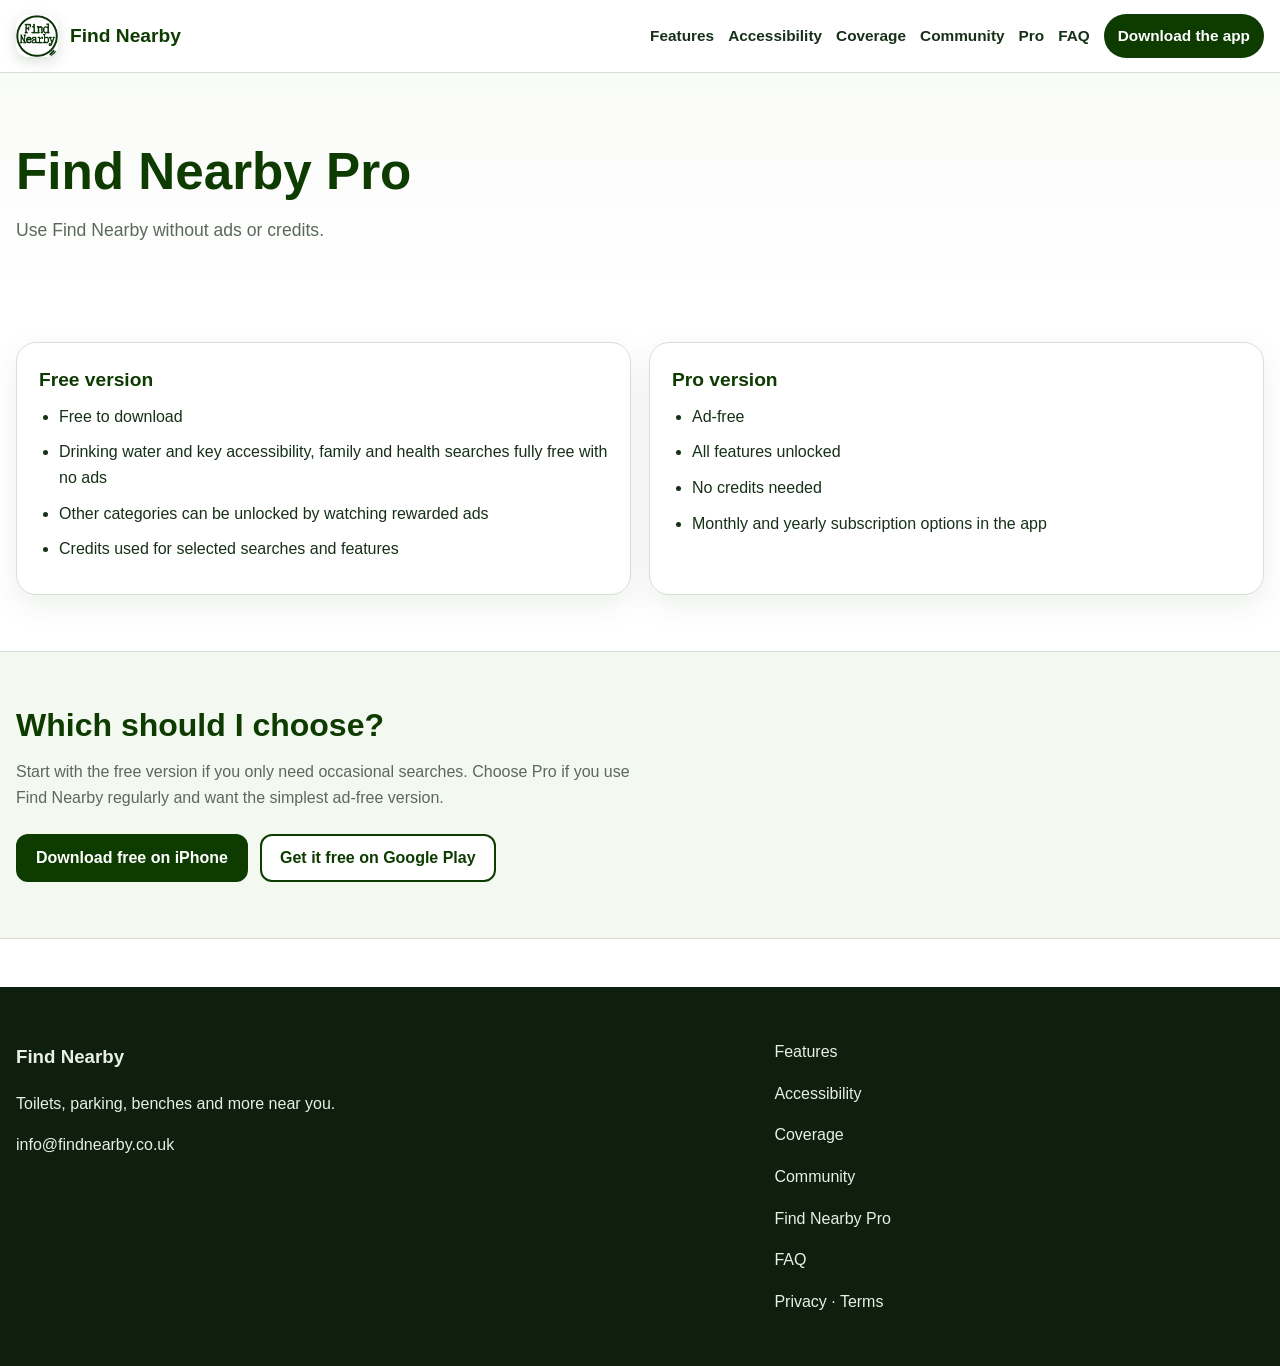
<file: pro.html>
<!DOCTYPE html>
<html lang="en-GB">
<head>
  <meta charset="UTF-8">
  <meta name="viewport" content="width=device-width, initial-scale=1.0">
  <title>Find Nearby Pro | Ad-Free Useful Places Finder</title>
  <meta name="description" content="Compare the free version of Find Nearby with Find Nearby Pro, the optional ad-free subscription with all features unlocked and no credits needed.">
  <link rel="canonical" href="https://findnearby.co.uk/pro">
  <meta property="og:title" content="Find Nearby Pro | Ad-Free Useful Places Finder">
  <meta property="og:description" content="Compare the free version of Find Nearby with Find Nearby Pro, the optional ad-free subscription with all features unlocked and no credits needed.">
  <meta property="og:type" content="website">
  <meta property="og:url" content="https://findnearby.co.uk/pro">
  <meta property="og:site_name" content="Find Nearby">
  <meta name="twitter:card" content="summary">
  <meta name="apple-itunes-app" content="app-id=6757857891">
  <link rel="icon" href="images/brand/app-icon.png">
  <link rel="apple-touch-icon" href="images/brand/app-icon.png">
  <link rel="stylesheet" href="css/styles.css">
  <script src="js/download-options.js" defer></script>
</head>
<body>
  <header class="site-header">
    <div class="container site-header-inner">
      <a class="brand" href="index.html" aria-label="Find Nearby home">
        <img class="brand-logo" src="images/brand/app-icon.png" alt="" aria-hidden="true">
        <span>Find Nearby</span>
      </a>
      <nav class="nav" aria-label="Main navigation">
        <a href="features.html">Features</a>
        <a href="accessibility.html">Accessibility</a>
        <a href="coverage.html">Coverage</a>
        <a href="community.html">Community</a>
        <a href="pro.html">Pro</a>
        <a href="faq.html">FAQ</a>
        <a class="button-link smart-download-link" href="index.html#download">Download the app</a>
      </nav>
    </div>
  </header>
  <main>
    <section class="hero-compact"><div class="container"><h1>Find Nearby Pro</h1><p class="lead">Use Find Nearby without ads or credits.</p></div></section>
    <section class="section"><div class="container grid-2"><div class="card"><h3>Free version</h3><ul class="check-list"><li>Free to download</li><li>Drinking water and key accessibility, family and health searches fully free with no ads</li><li>Other categories can be unlocked by watching rewarded ads</li><li>Credits used for selected searches and features</li></ul></div><div class="card"><h3>Pro version</h3><ul class="check-list"><li>Ad-free</li><li>All features unlocked</li><li>No credits needed</li><li>Monthly and yearly subscription options in the app</li></ul></div></div></section>
    <section class="section highlight-band"><div class="container"><h2>Which should I choose?</h2><p class="section-intro">Start with the free version if you only need occasional searches. Choose Pro if you use Find Nearby regularly and want the simplest ad-free version.</p><div class="button-row"><a class="button primary" href="https://apps.apple.com/app/id6757857891">Download free on iPhone</a><a class="button" href="https://play.google.com/store/apps/details?id=com.find_nearby">Get it free on Google Play</a></div></div></section>
  </main>
  <footer class="footer">
    <div class="container footer-grid">
      <div>
        <h3>Find Nearby</h3>
        <p>Toilets, parking, benches and more near you.</p>
        <p><a href="mailto:info@findnearby.co.uk">info@findnearby.co.uk</a></p>
      </div>
      <div>
        <p><a href="features.html">Features</a></p>
        <p><a href="accessibility.html">Accessibility</a></p>
        <p><a href="coverage.html">Coverage</a></p>
        <p><a href="community.html">Community</a></p>
        <p><a href="pro.html">Find Nearby Pro</a></p>
        <p><a href="faq.html">FAQ</a></p>
        <p><a href="privacy.html">Privacy</a> · <a href="terms.html">Terms</a></p>
      </div>
    </div>
  </footer>
</body>
</html>
</file>
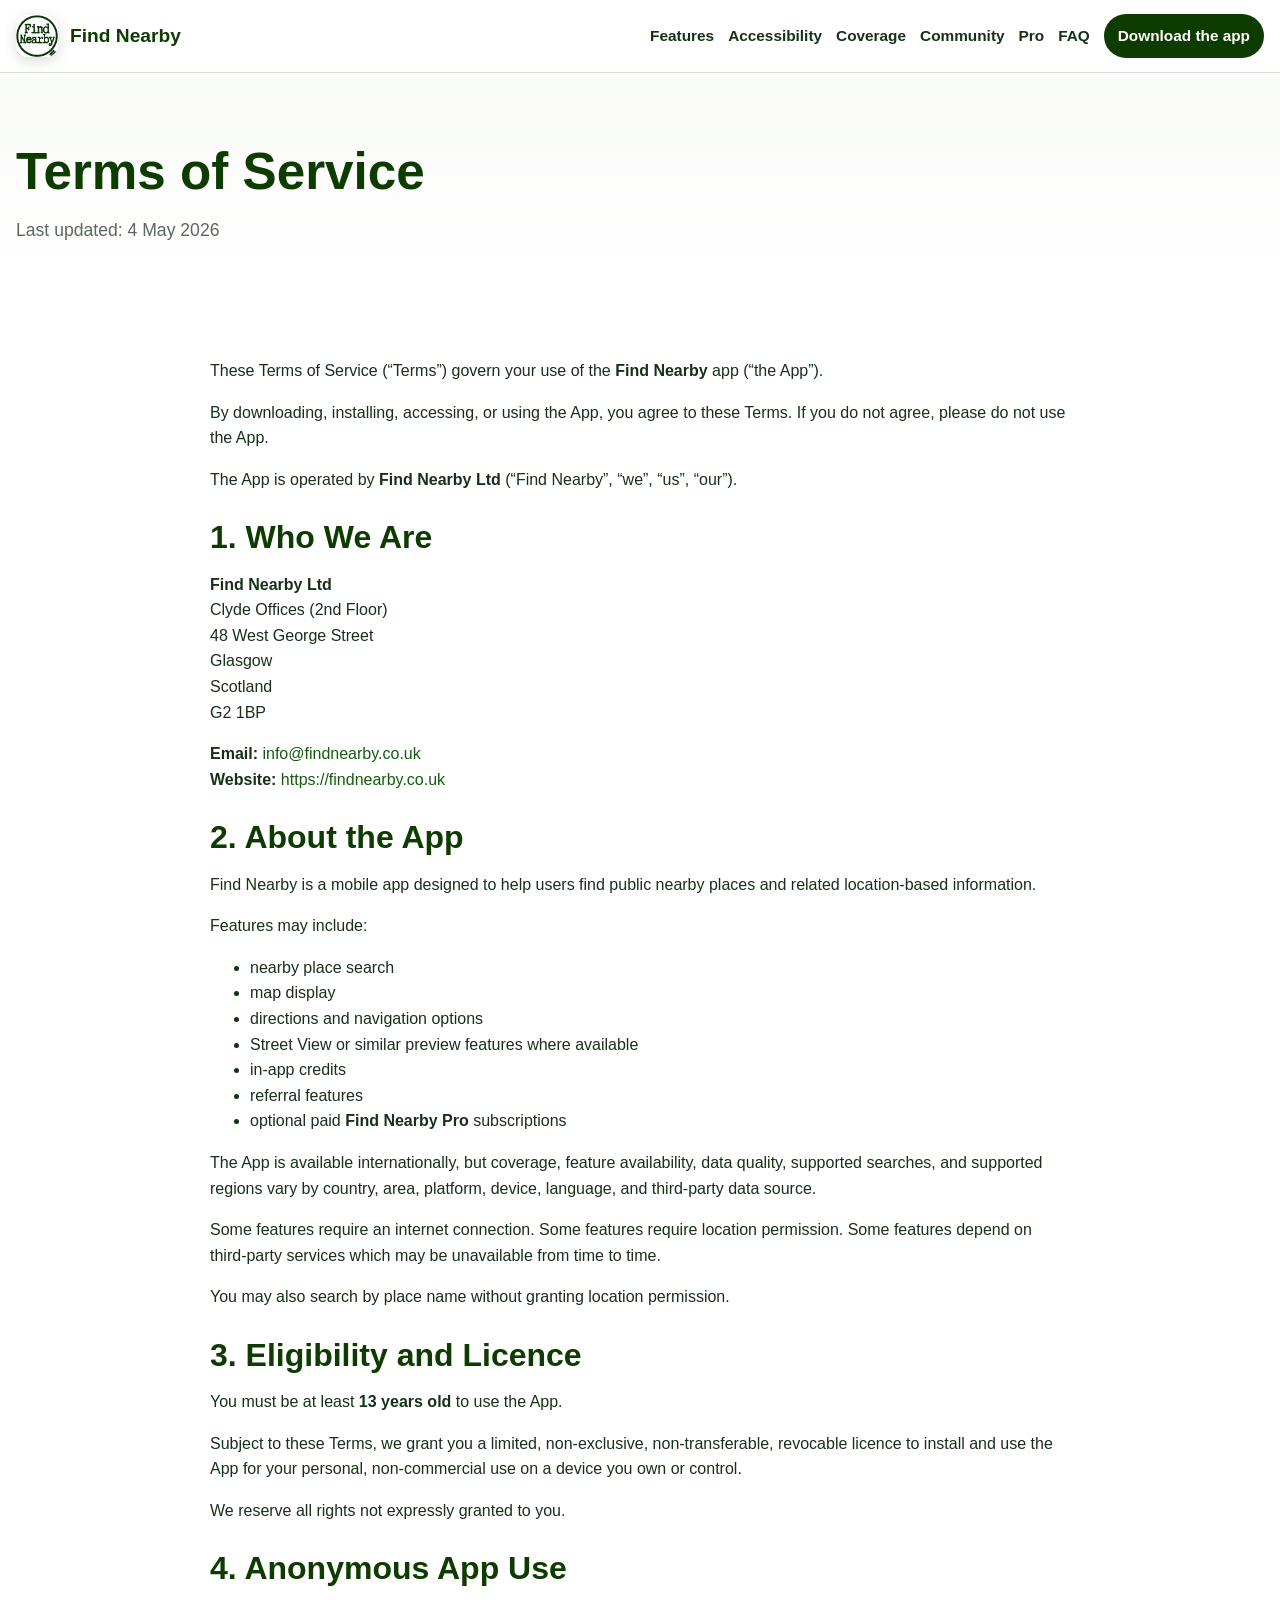
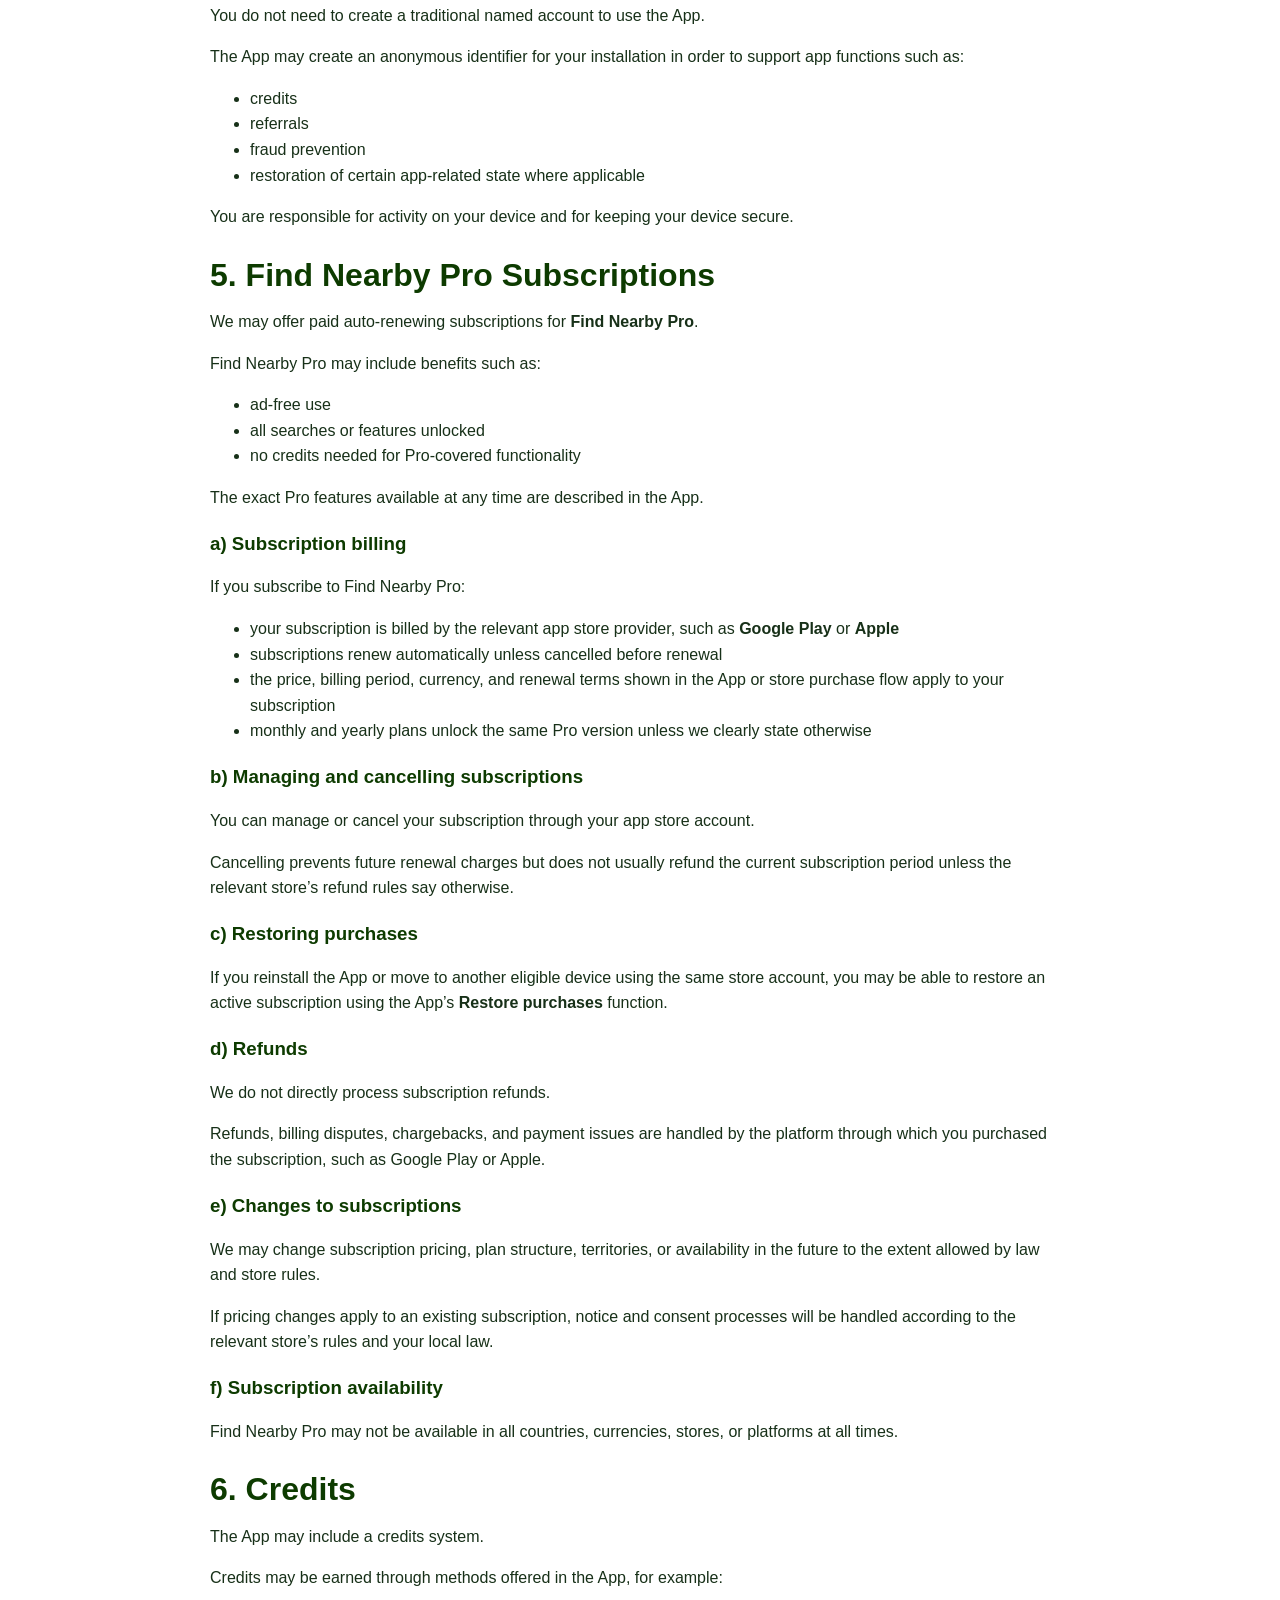
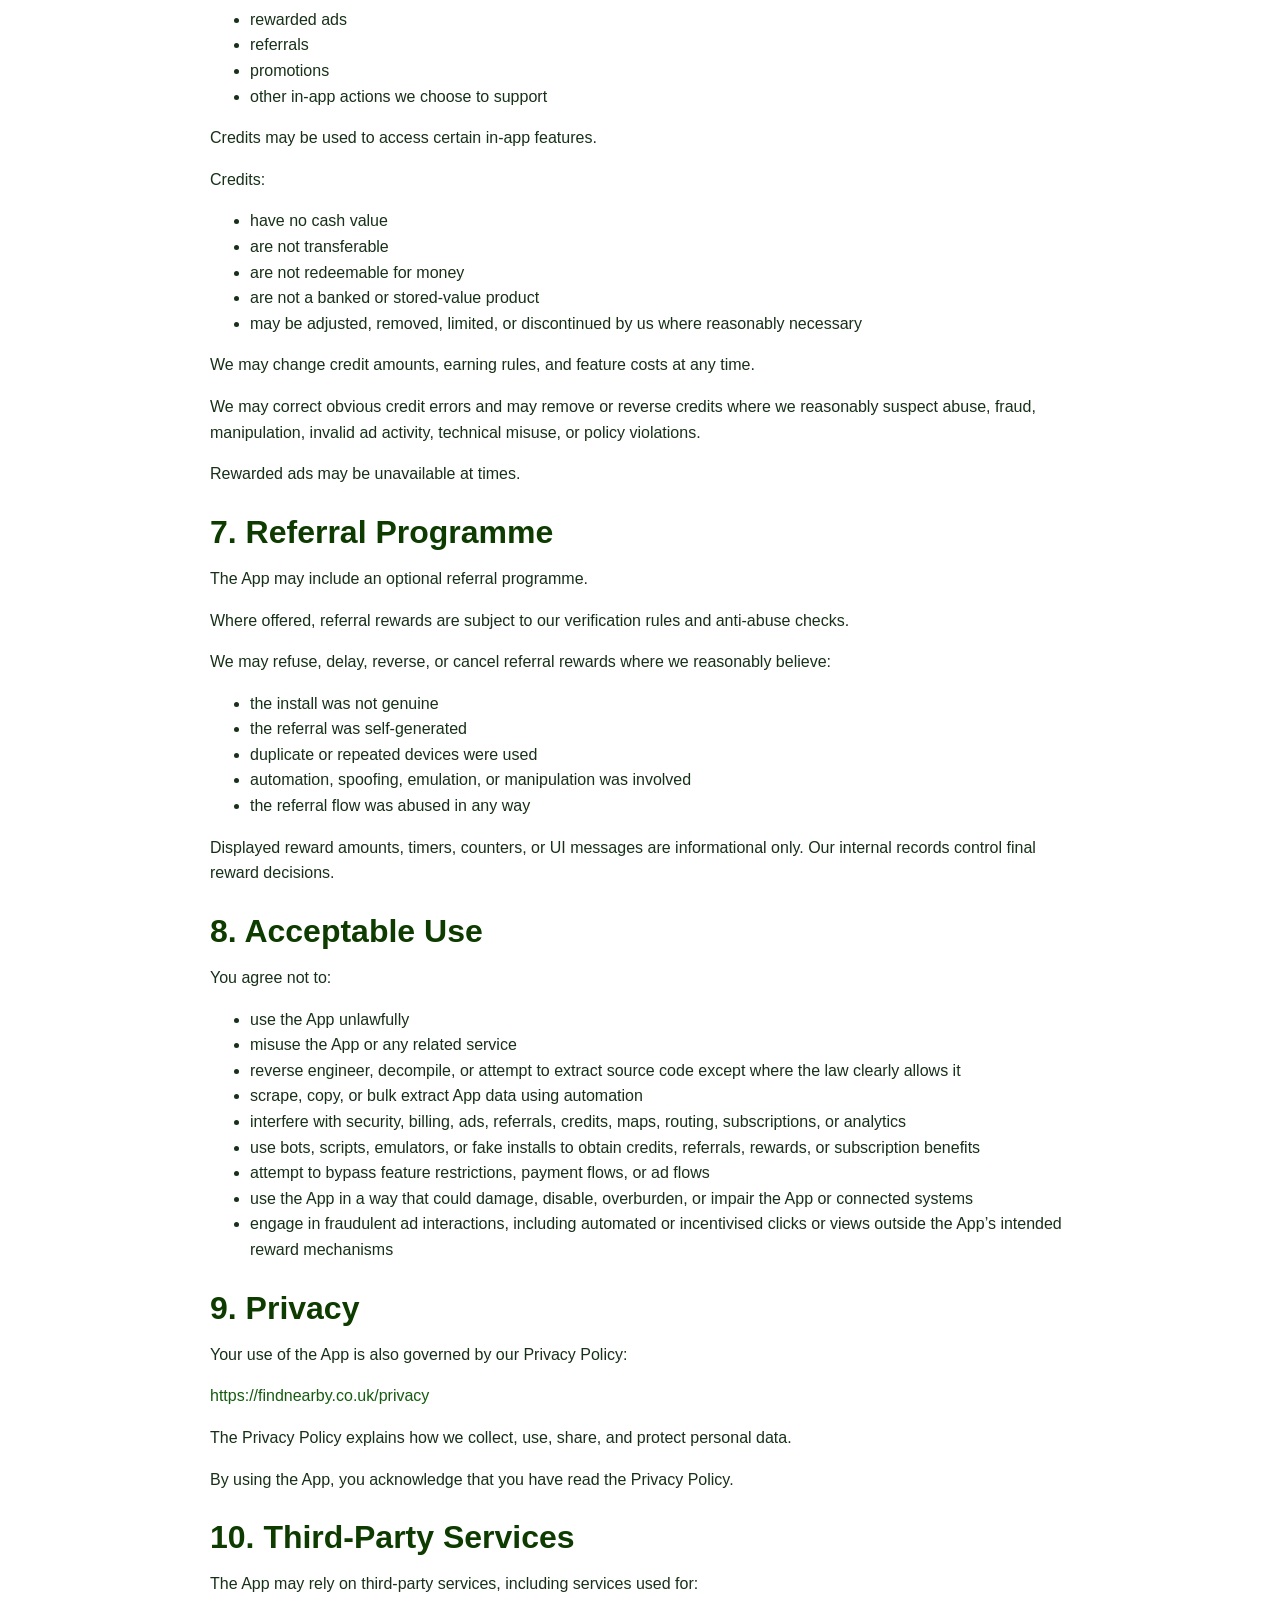
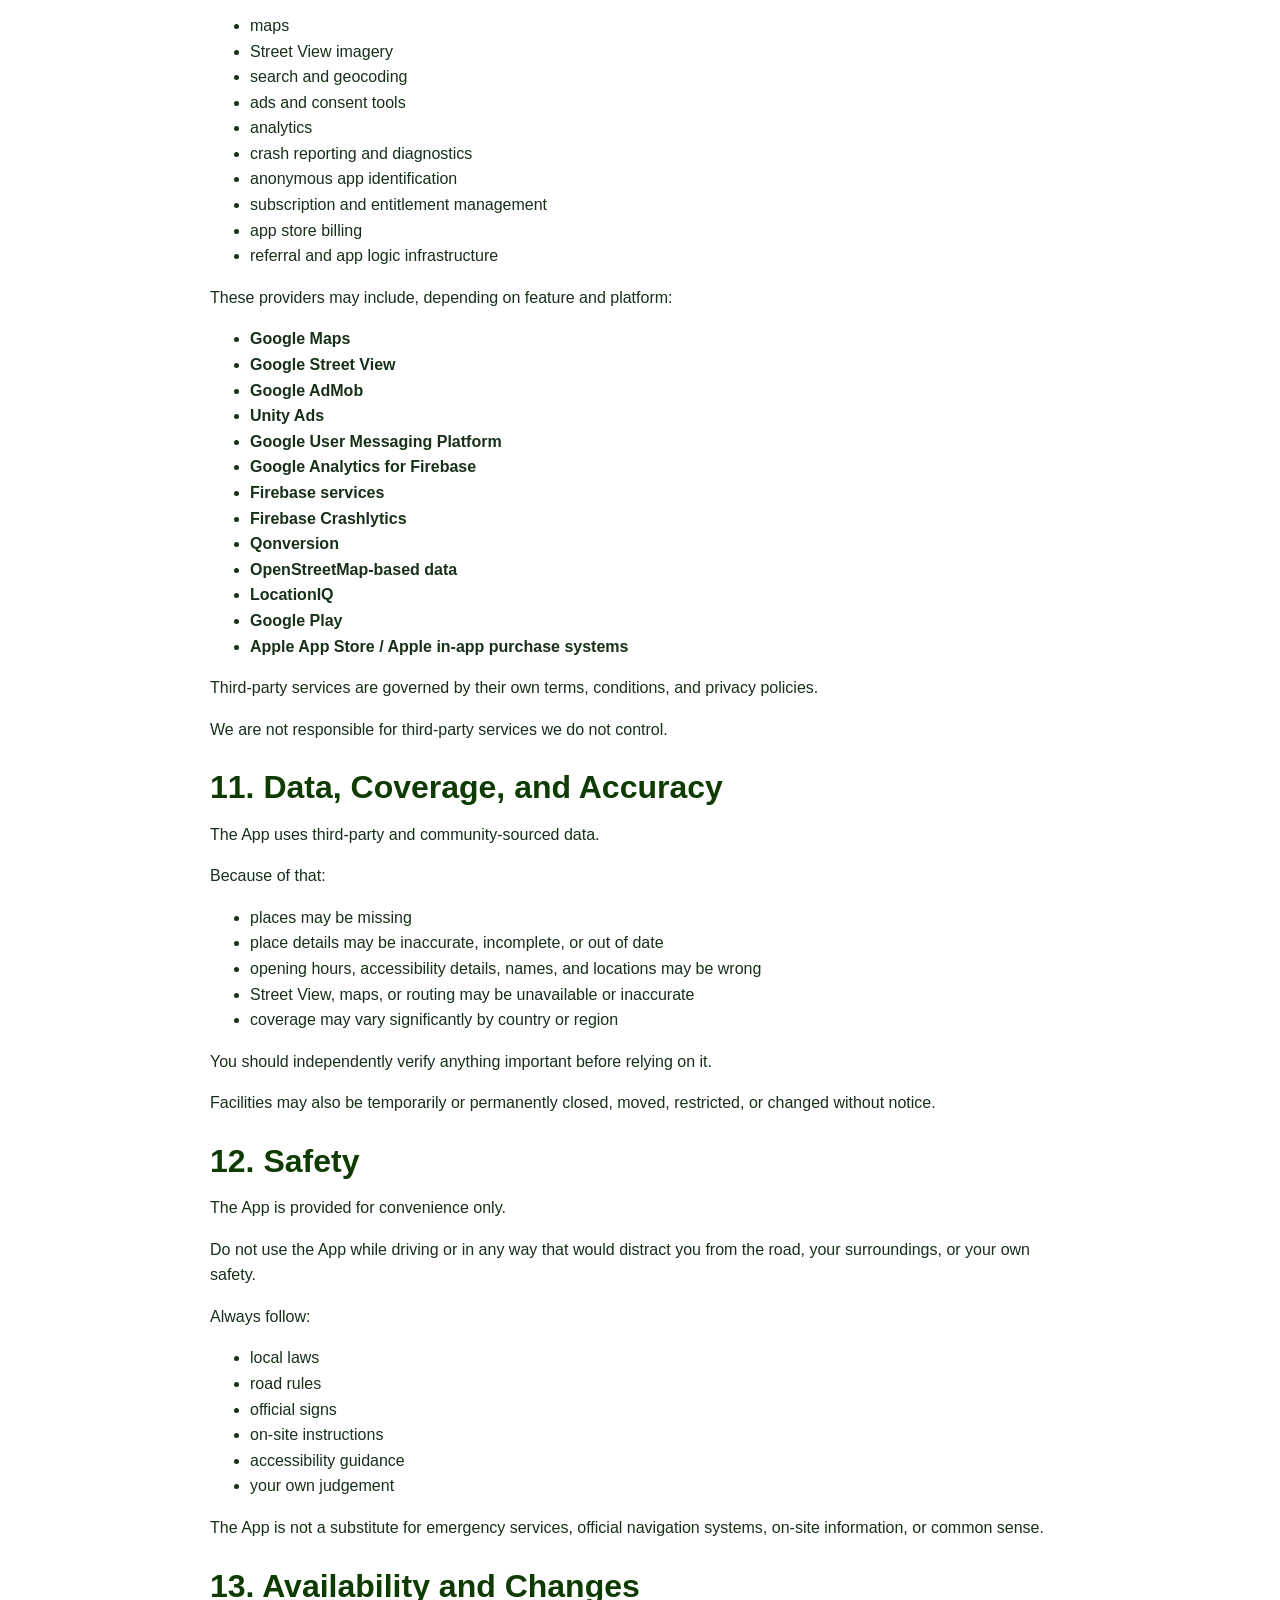
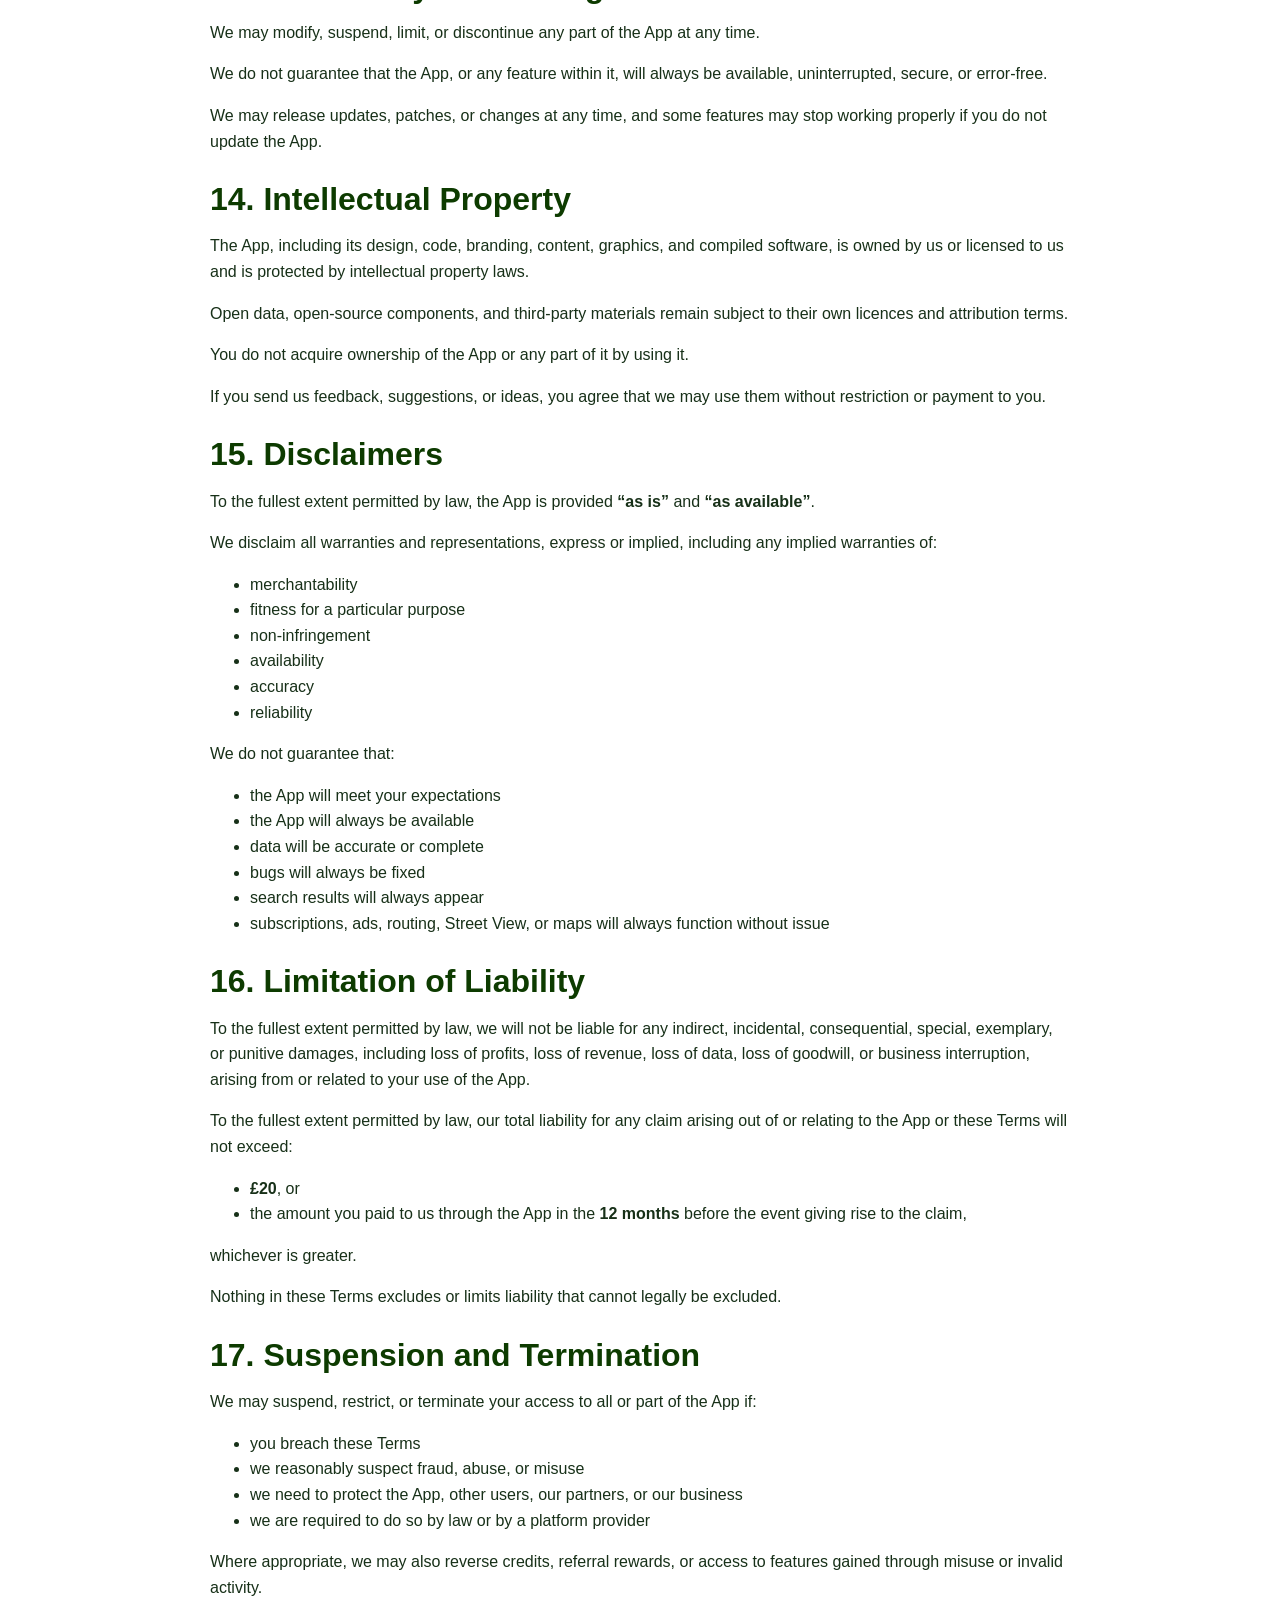
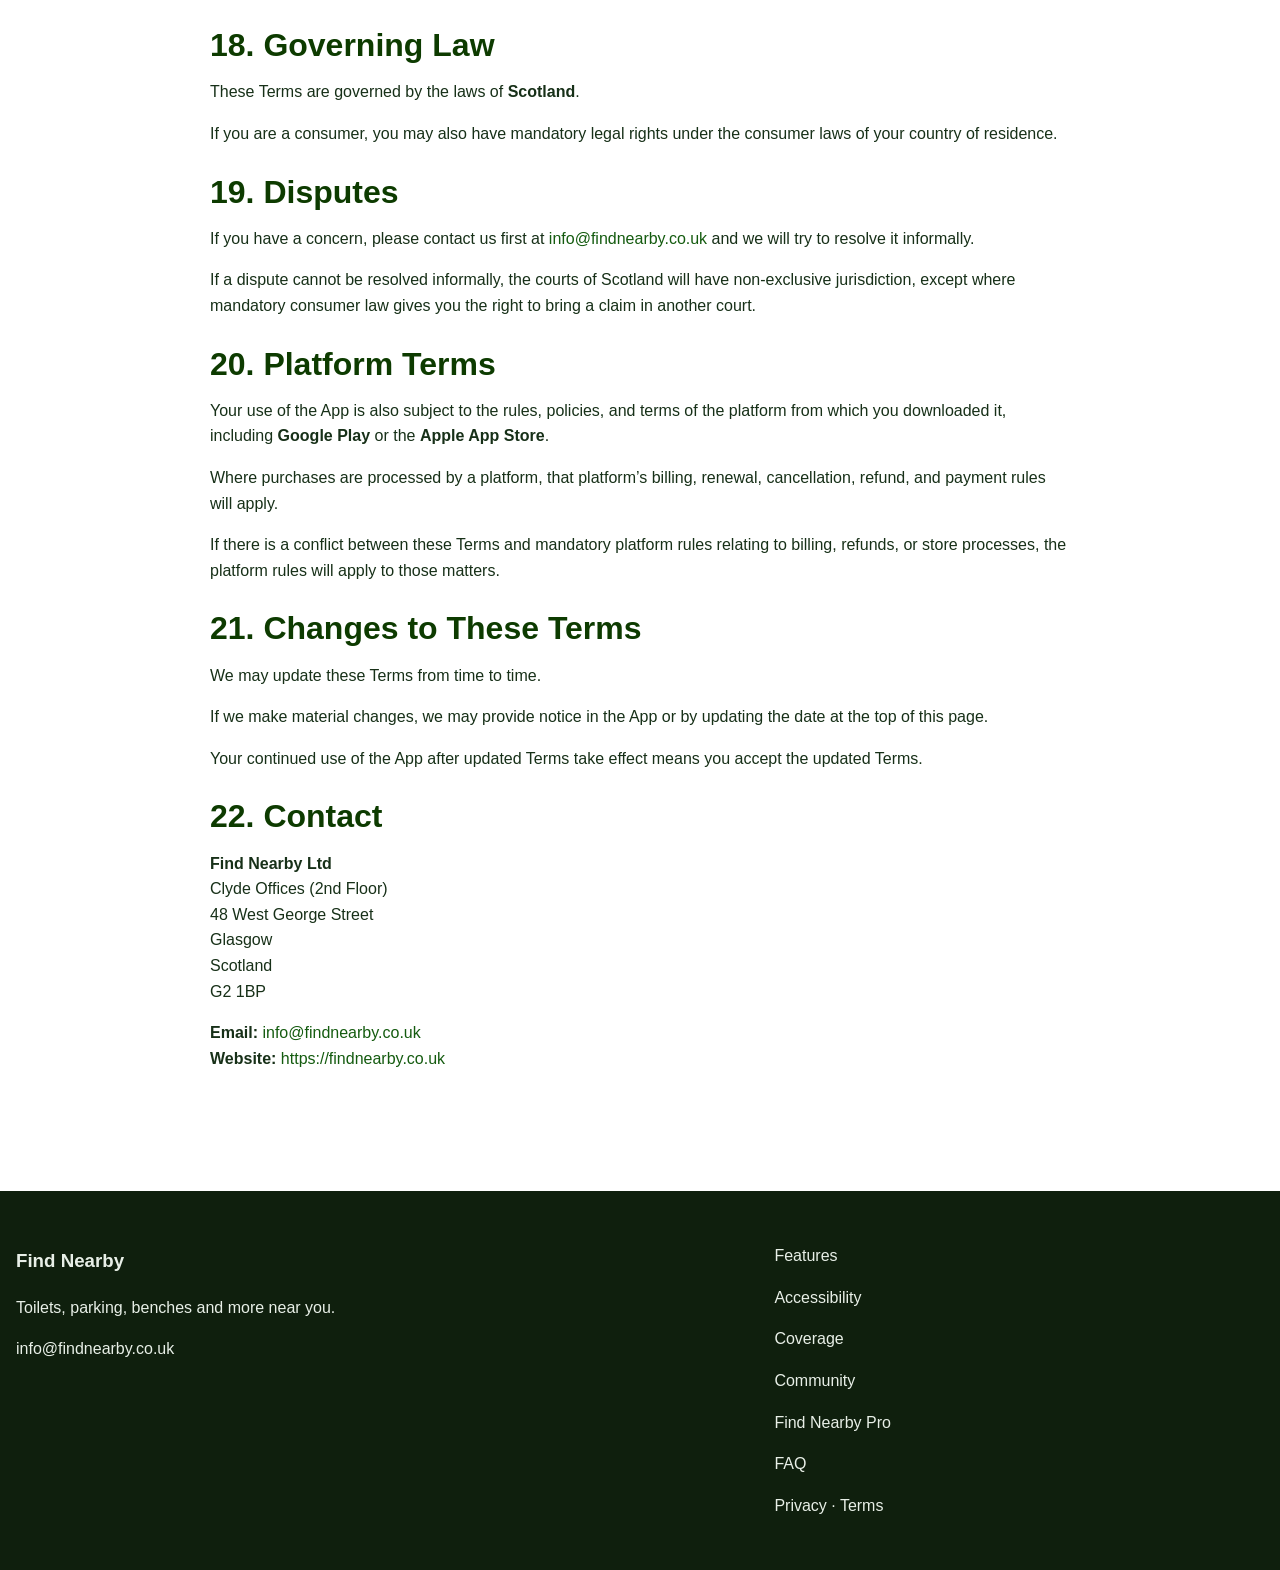
<file: terms.html>
<!DOCTYPE html>

<html lang="en-GB">
<head>
<meta charset="utf-8"/>
<meta content="width=device-width, initial-scale=1.0" name="viewport"/>
<title>Terms of Service | Find Nearby</title>
<meta content="Read the Find Nearby terms of service, including subscriptions, credits, referrals, acceptable use, data accuracy, safety, disclaimers and liability." name="description"/>
<link href="https://findnearby.co.uk/terms" rel="canonical"/>
<meta content="Terms of Service | Find Nearby" property="og:title"/>
<meta content="Read the Find Nearby terms of service, including subscriptions, credits, referrals, acceptable use, data accuracy, safety, disclaimers and liability." property="og:description"/>
<meta content="website" property="og:type"/>
<meta content="https://findnearby.co.uk/terms" property="og:url"/>
<meta content="Find Nearby" property="og:site_name"/>
<meta content="summary" name="twitter:card"/>
<link href="images/brand/app-icon.png" rel="icon"/>
<link href="images/brand/app-icon.png" rel="apple-touch-icon"/>
<link href="css/styles.css" rel="stylesheet"/>
</head>
<body>
<header class="site-header">
<div class="container site-header-inner">
<a aria-label="Find Nearby home" class="brand" href="index.html">
<img class="brand-logo" src="images/brand/app-icon.png" alt="" aria-hidden="true">
<span>Find Nearby</span>
</a>
<nav aria-label="Main navigation" class="nav">
<a href="features.html">Features</a>
<a href="accessibility.html">Accessibility</a>
<a href="coverage.html">Coverage</a>
<a href="community.html">Community</a>
<a href="pro.html">Pro</a>
<a href="faq.html">FAQ</a>
<a class="button-link smart-download-link" href="index.html#download">Download the app</a>
</nav>
</div>
</header>
<main>
<section class="hero-compact"><div class="container"><h1>Terms of Service</h1><p class="lead">Last updated: 4 May 2026</p></div></section>
<section class="section"><div class="container legal-page"><p>These Terms of Service (“Terms”) govern your use of the <strong>Find
Nearby</strong> app (“the App”).</p>
<p>By downloading, installing, accessing, or using the App, you agree to
these Terms. If you do not agree, please do not use the App.</p>
<p>The App is operated by <strong>Find Nearby Ltd</strong> (“Find
Nearby”, “we”, “us”, “our”).</p>
<h2 id="who-we-are">1. Who We Are</h2>
<p><strong>Find Nearby Ltd</strong><br/>
Clyde Offices (2nd Floor)<br/>
48 West George Street<br/>
Glasgow<br/>
Scotland<br/>
G2 1BP</p>
<p><strong>Email:</strong> <a href="mailto:info@findnearby.co.uk">info@findnearby.co.uk</a><br/>
<strong>Website:</strong> <a href="https://findnearby.co.uk">https://findnearby.co.uk</a></p>
<h2 id="about-the-app">2. About the App</h2>
<p>Find Nearby is a mobile app designed to help users find public
nearby places and related location-based information.</p>
<p>Features may include:</p>
<ul>
<li>nearby place search</li>
<li>map display</li>
<li>directions and navigation options</li>
<li>Street View or similar preview features where available</li>
<li>in-app credits</li>
<li>referral features</li>
<li>optional paid <strong>Find Nearby Pro</strong> subscriptions</li>
</ul>
<p>The App is available internationally, but coverage, feature
availability, data quality, supported searches, and supported regions
vary by country, area, platform, device, language, and third-party data
source.</p>
<p>Some features require an internet connection. Some features require
location permission. Some features depend on third-party services which
may be unavailable from time to time.</p>
<p>You may also search by place name without granting location
permission.</p>
<h2 id="eligibility-and-licence">3. Eligibility and Licence</h2>
<p>You must be at least <strong>13 years old</strong> to use the
App.</p>
<p>Subject to these Terms, we grant you a limited, non-exclusive,
non-transferable, revocable licence to install and use the App for your
personal, non-commercial use on a device you own or control.</p>
<p>We reserve all rights not expressly granted to you.</p>
<h2 id="anonymous-app-use">4. Anonymous App Use</h2>
<p>You do not need to create a traditional named account to use the
App.</p>
<p>The App may create an anonymous identifier for your installation in
order to support app functions such as:</p>
<ul>
<li>credits</li>
<li>referrals</li>
<li>fraud prevention</li>
<li>restoration of certain app-related state where applicable</li>
</ul>
<p>You are responsible for activity on your device and for keeping your
device secure.</p>
<h2 id="find-nearby-pro-subscriptions">5. Find Nearby Pro
Subscriptions</h2>
<p>We may offer paid auto-renewing subscriptions for <strong>Find Nearby
Pro</strong>.</p>
<p>Find Nearby Pro may include benefits such as:</p>
<ul>
<li>ad-free use</li>
<li>all searches or features unlocked</li>
<li>no credits needed for Pro-covered functionality</li>
</ul>
<p>The exact Pro features available at any time are described in the
App.</p>
<h3 id="a-subscription-billing">a) Subscription billing</h3>
<p>If you subscribe to Find Nearby Pro:</p>
<ul>
<li>your subscription is billed by the relevant app store provider, such
as <strong>Google Play</strong> or <strong>Apple</strong></li>
<li>subscriptions renew automatically unless cancelled before
renewal</li>
<li>the price, billing period, currency, and renewal terms shown in the
App or store purchase flow apply to your subscription</li>
<li>monthly and yearly plans unlock the same Pro version unless we
clearly state otherwise</li>
</ul>
<h3 id="b-managing-and-cancelling-subscriptions">b) Managing and
cancelling subscriptions</h3>
<p>You can manage or cancel your subscription through your app store
account.</p>
<p>Cancelling prevents future renewal charges but does not usually
refund the current subscription period unless the relevant store’s
refund rules say otherwise.</p>
<h3 id="c-restoring-purchases">c) Restoring purchases</h3>
<p>If you reinstall the App or move to another eligible device using the
same store account, you may be able to restore an active subscription
using the App’s <strong>Restore purchases</strong> function.</p>
<h3 id="d-refunds">d) Refunds</h3>
<p>We do not directly process subscription refunds.</p>
<p>Refunds, billing disputes, chargebacks, and payment issues are
handled by the platform through which you purchased the subscription,
such as Google Play or Apple.</p>
<h3 id="e-changes-to-subscriptions">e) Changes to subscriptions</h3>
<p>We may change subscription pricing, plan structure, territories, or
availability in the future to the extent allowed by law and store
rules.</p>
<p>If pricing changes apply to an existing subscription, notice and
consent processes will be handled according to the relevant store’s
rules and your local law.</p>
<h3 id="f-subscription-availability">f) Subscription availability</h3>
<p>Find Nearby Pro may not be available in all countries, currencies,
stores, or platforms at all times.</p>
<h2 id="credits">6. Credits</h2>
<p>The App may include a credits system.</p>
<p>Credits may be earned through methods offered in the App, for
example:</p>
<ul>
<li>rewarded ads</li>
<li>referrals</li>
<li>promotions</li>
<li>other in-app actions we choose to support</li>
</ul>
<p>Credits may be used to access certain in-app features.</p>
<p>Credits:</p>
<ul>
<li>have no cash value</li>
<li>are not transferable</li>
<li>are not redeemable for money</li>
<li>are not a banked or stored-value product</li>
<li>may be adjusted, removed, limited, or discontinued by us where
reasonably necessary</li>
</ul>
<p>We may change credit amounts, earning rules, and feature costs at any
time.</p>
<p>We may correct obvious credit errors and may remove or reverse
credits where we reasonably suspect abuse, fraud, manipulation, invalid
ad activity, technical misuse, or policy violations.</p>
<p>Rewarded ads may be unavailable at times.</p>
<h2 id="referral-programme">7. Referral Programme</h2>
<p>The App may include an optional referral programme.</p>
<p>Where offered, referral rewards are subject to our verification rules
and anti-abuse checks.</p>
<p>We may refuse, delay, reverse, or cancel referral rewards where we
reasonably believe:</p>
<ul>
<li>the install was not genuine</li>
<li>the referral was self-generated</li>
<li>duplicate or repeated devices were used</li>
<li>automation, spoofing, emulation, or manipulation was involved</li>
<li>the referral flow was abused in any way</li>
</ul>
<p>Displayed reward amounts, timers, counters, or UI messages are
informational only. Our internal records control final reward
decisions.</p>
<h2 id="acceptable-use">8. Acceptable Use</h2>
<p>You agree not to:</p>
<ul>
<li>use the App unlawfully</li>
<li>misuse the App or any related service</li>
<li>reverse engineer, decompile, or attempt to extract source code
except where the law clearly allows it</li>
<li>scrape, copy, or bulk extract App data using automation</li>
<li>interfere with security, billing, ads, referrals, credits, maps,
routing, subscriptions, or analytics</li>
<li>use bots, scripts, emulators, or fake installs to obtain credits,
referrals, rewards, or subscription benefits</li>
<li>attempt to bypass feature restrictions, payment flows, or ad
flows</li>
<li>use the App in a way that could damage, disable, overburden, or
impair the App or connected systems</li>
<li>engage in fraudulent ad interactions, including automated or
incentivised clicks or views outside the App’s intended reward
mechanisms</li>
</ul>
<h2 id="privacy">9. Privacy</h2>
<p>Your use of the App is also governed by our Privacy Policy:</p>
<p><a href="https://findnearby.co.uk/privacy">https://findnearby.co.uk/privacy</a></p>
<p>The Privacy Policy explains how we collect, use, share, and protect
personal data.</p>
<p>By using the App, you acknowledge that you have read the Privacy
Policy.</p>
<h2 id="third-party-services">10. Third-Party Services</h2>
<p>The App may rely on third-party services, including services used
for:</p>
<ul>
<li>maps</li>
<li>Street View imagery</li>
<li>search and geocoding</li>
<li>ads and consent tools</li>
<li>analytics</li>
<li>crash reporting and diagnostics</li>
<li>anonymous app identification</li>
<li>subscription and entitlement management</li>
<li>app store billing</li>
<li>referral and app logic infrastructure</li>
</ul>
<p>These providers may include, depending on feature and platform:</p>
<ul>
<li><strong>Google Maps</strong></li>
<li><strong>Google Street View</strong></li>
<li><strong>Google AdMob</strong></li>
<li><strong>Unity Ads</strong></li>
<li><strong>Google User Messaging Platform</strong></li>
<li><strong>Google Analytics for Firebase</strong></li>
<li><strong>Firebase services</strong></li>
<li><strong>Firebase Crashlytics</strong></li>
<li><strong>Qonversion</strong></li>
<li><strong>OpenStreetMap-based data</strong></li>
<li><strong>LocationIQ</strong></li>
<li><strong>Google Play</strong></li>
<li><strong>Apple App Store / Apple in-app purchase
systems</strong></li>
</ul>
<p>Third-party services are governed by their own terms, conditions, and
privacy policies.</p>
<p>We are not responsible for third-party services we do not
control.</p>
<h2 id="data-coverage-and-accuracy">11. Data, Coverage, and
Accuracy</h2>
<p>The App uses third-party and community-sourced data.</p>
<p>Because of that:</p>
<ul>
<li>places may be missing</li>
<li>place details may be inaccurate, incomplete, or out of date</li>
<li>opening hours, accessibility details, names, and locations may be
wrong</li>
<li>Street View, maps, or routing may be unavailable or inaccurate</li>
<li>coverage may vary significantly by country or region</li>
</ul>
<p>You should independently verify anything important before relying on
it.</p>
<p>Facilities may also be temporarily or permanently closed, moved,
restricted, or changed without notice.</p>
<h2 id="safety">12. Safety</h2>
<p>The App is provided for convenience only.</p>
<p>Do not use the App while driving or in any way that would distract
you from the road, your surroundings, or your own safety.</p>
<p>Always follow:</p>
<ul>
<li>local laws</li>
<li>road rules</li>
<li>official signs</li>
<li>on-site instructions</li>
<li>accessibility guidance</li>
<li>your own judgement</li>
</ul>
<p>The App is not a substitute for emergency services, official
navigation systems, on-site information, or common sense.</p>
<h2 id="availability-and-changes">13. Availability and Changes</h2>
<p>We may modify, suspend, limit, or discontinue any part of the App at
any time.</p>
<p>We do not guarantee that the App, or any feature within it, will
always be available, uninterrupted, secure, or error-free.</p>
<p>We may release updates, patches, or changes at any time, and some
features may stop working properly if you do not update the App.</p>
<h2 id="intellectual-property">14. Intellectual Property</h2>
<p>The App, including its design, code, branding, content, graphics, and
compiled software, is owned by us or licensed to us and is protected by
intellectual property laws.</p>
<p>Open data, open-source components, and third-party materials remain
subject to their own licences and attribution terms.</p>
<p>You do not acquire ownership of the App or any part of it by using
it.</p>
<p>If you send us feedback, suggestions, or ideas, you agree that we may
use them without restriction or payment to you.</p>
<h2 id="disclaimers">15. Disclaimers</h2>
<p>To the fullest extent permitted by law, the App is provided
<strong>“as is”</strong> and <strong>“as available”</strong>.</p>
<p>We disclaim all warranties and representations, express or implied,
including any implied warranties of:</p>
<ul>
<li>merchantability</li>
<li>fitness for a particular purpose</li>
<li>non-infringement</li>
<li>availability</li>
<li>accuracy</li>
<li>reliability</li>
</ul>
<p>We do not guarantee that:</p>
<ul>
<li>the App will meet your expectations</li>
<li>the App will always be available</li>
<li>data will be accurate or complete</li>
<li>bugs will always be fixed</li>
<li>search results will always appear</li>
<li>subscriptions, ads, routing, Street View, or maps will always
function without issue</li>
</ul>
<h2 id="limitation-of-liability">16. Limitation of Liability</h2>
<p>To the fullest extent permitted by law, we will not be liable for any
indirect, incidental, consequential, special, exemplary, or punitive
damages, including loss of profits, loss of revenue, loss of data, loss
of goodwill, or business interruption, arising from or related to your
use of the App.</p>
<p>To the fullest extent permitted by law, our total liability for any
claim arising out of or relating to the App or these Terms will not
exceed:</p>
<ul>
<li><strong>£20</strong>, or</li>
<li>the amount you paid to us through the App in the <strong>12
months</strong> before the event giving rise to the claim,</li>
</ul>
<p>whichever is greater.</p>
<p>Nothing in these Terms excludes or limits liability that cannot
legally be excluded.</p>
<h2 id="suspension-and-termination">17. Suspension and Termination</h2>
<p>We may suspend, restrict, or terminate your access to all or part of
the App if:</p>
<ul>
<li>you breach these Terms</li>
<li>we reasonably suspect fraud, abuse, or misuse</li>
<li>we need to protect the App, other users, our partners, or our
business</li>
<li>we are required to do so by law or by a platform provider</li>
</ul>
<p>Where appropriate, we may also reverse credits, referral rewards, or
access to features gained through misuse or invalid activity.</p>
<h2 id="governing-law">18. Governing Law</h2>
<p>These Terms are governed by the laws of
<strong>Scotland</strong>.</p>
<p>If you are a consumer, you may also have mandatory legal rights under
the consumer laws of your country of residence.</p>
<h2 id="disputes">19. Disputes</h2>
<p>If you have a concern, please contact us first at <a href="mailto:info@findnearby.co.uk">info@findnearby.co.uk</a> and we
will try to resolve it informally.</p>
<p>If a dispute cannot be resolved informally, the courts of Scotland
will have non-exclusive jurisdiction, except where mandatory consumer
law gives you the right to bring a claim in another court.</p>
<h2 id="platform-terms">20. Platform Terms</h2>
<p>Your use of the App is also subject to the rules, policies, and terms
of the platform from which you downloaded it, including <strong>Google
Play</strong> or the <strong>Apple App Store</strong>.</p>
<p>Where purchases are processed by a platform, that platform’s billing,
renewal, cancellation, refund, and payment rules will apply.</p>
<p>If there is a conflict between these Terms and mandatory platform
rules relating to billing, refunds, or store processes, the platform
rules will apply to those matters.</p>
<h2 id="changes-to-these-terms">21. Changes to These Terms</h2>
<p>We may update these Terms from time to time.</p>
<p>If we make material changes, we may provide notice in the App or by
updating the date at the top of this page.</p>
<p>Your continued use of the App after updated Terms take effect means
you accept the updated Terms.</p>
<h2 id="contact">22. Contact</h2>
<p><strong>Find Nearby Ltd</strong><br/>
Clyde Offices (2nd Floor)<br/>
48 West George Street<br/>
Glasgow<br/>
Scotland<br/>
G2 1BP</p>
<p><strong>Email:</strong> <a href="mailto:info@findnearby.co.uk">info@findnearby.co.uk</a><br/>
<strong>Website:</strong> <a href="https://findnearby.co.uk">https://findnearby.co.uk</a></p>
</div></section>
</main>
<footer class="footer">
<div class="container footer-grid">
<div>
<h3>Find Nearby</h3>
<p>Toilets, parking, benches and more near you.</p>
<p><a href="mailto:info@findnearby.co.uk">info@findnearby.co.uk</a></p>
</div>
<div>
<p><a href="features.html">Features</a></p>
<p><a href="accessibility.html">Accessibility</a></p>
<p><a href="coverage.html">Coverage</a></p>
<p><a href="community.html">Community</a></p>
<p><a href="pro.html">Find Nearby Pro</a></p>
<p><a href="faq.html">FAQ</a></p>
<p><a href="privacy.html">Privacy</a> · <a href="terms.html">Terms</a></p>
</div>
</div>
</footer>
</body>
</html>
</file>
<file: css/styles.css>
:root {
  --green: #0d3b00;
  --green-2: #145b0f;
  --gold: #c68f00;
  --cream: #f6f7f2;
  --text: #173018;
  --muted: #5b695c;
  --border: #d9dfd7;
  --shadow: 0 10px 30px rgba(13, 59, 0, 0.08);
  --max: 1440px;
}

* { box-sizing: border-box; }
html { scroll-behavior: smooth; }
body {
  margin: 0;
  font-family: -apple-system, BlinkMacSystemFont, "Segoe UI", Roboto, Helvetica, Arial, sans-serif;
  color: var(--text);
  background: #fff;
  line-height: 1.6;
}

a { color: var(--green-2); text-decoration: none; }
a:hover { text-decoration: underline; }
img { max-width: 100%; display: block; }

.container {
  width: min(calc(100% - 32px), var(--max));
  margin: 0 auto;
}

.site-header {
  position: sticky;
  top: 0;
  z-index: 10;
  background: rgba(255,255,255,0.95);
  backdrop-filter: blur(8px);
  border-bottom: 1px solid var(--border);
}

.site-header-inner {
  display: flex;
  align-items: center;
  justify-content: space-between;
  gap: 16px;
  min-height: 72px;
}

.brand {
  display: flex;
  align-items: center;
  gap: 12px;
  color: var(--green);
  font-weight: 800;
  font-size: 1.2rem;
}

.brand-logo {
  width: 42px;
  height: 42px;
  border-radius: 12px;
  object-fit: cover;
  box-shadow: 0 4px 14px rgba(13, 59, 0, 0.16);
  flex: 0 0 auto;
}

.nav {
  display: flex;
  flex-wrap: wrap;
  gap: 14px;
  align-items: center;
  justify-content: flex-end;
}

.nav a {
  color: var(--text);
  font-weight: 600;
  font-size: 0.96rem;
}

.nav .button-link {
  padding: 10px 14px;
  border-radius: 999px;
  background: var(--green);
  color: #fff;
}

.hero {
  background: linear-gradient(180deg, #f9fbf8 0%, #ffffff 100%);
  padding: 80px 0 48px;
}

.hero-grid {
  display: grid;
  grid-template-columns: 1.2fr 0.8fr;
  gap: 32px;
  align-items: center;
}

.kicker {
  display: inline-block;
  padding: 6px 12px;
  border-radius: 999px;
  background: #edf5eb;
  color: var(--green);
  font-weight: 700;
  font-size: 0.9rem;
}

h1 {
  font-size: clamp(2.2rem, 4vw, 4rem);
  line-height: 1.05;
  margin: 16px 0;
  color: var(--green);
}

.hero p,
.lead {
  font-size: 1.1rem;
  color: var(--muted);
  max-width: 64ch;
}

.button-row {
  display: flex;
  flex-wrap: wrap;
  gap: 12px;
  margin-top: 24px;
}

.button {
  display: inline-flex;
  align-items: center;
  justify-content: center;
  gap: 8px;
  min-height: 48px;
  padding: 0 18px;
  border-radius: 12px;
  font-weight: 700;
  border: 2px solid var(--green);
  color: var(--green);
  background: #fff;
}

.button.primary {
  background: var(--green);
  color: #fff;
}

.trust-note {
  margin-top: 14px;
  color: var(--muted);
  font-size: 0.95rem;
}

.phone-card,
.card,
.stat,
.feature-block,
.notice {
  background: #fff;
  border: 1px solid var(--border);
  border-radius: 20px;
  box-shadow: var(--shadow);
}

.phone-card {
  padding: 24px;
}

.screen-placeholder {
  border: 2px dashed var(--border);
  border-radius: 16px;
  background: var(--cream);
  min-height: 380px;
  padding: 24px;
  display: grid;
  place-items: center;
  text-align: center;
  color: var(--muted);
}

.section {
  padding: 56px 0;
}

.section h2 {
  font-size: clamp(1.7rem, 2.5vw, 2.6rem);
  color: var(--green);
  line-height: 1.1;
  margin: 0 0 12px;
}

.section-intro {
  color: var(--muted);
  max-width: 70ch;
  margin-bottom: 24px;
}

.grid-2,
.grid-3,
.stats-grid,
.coverage-grid {
  display: grid;
  gap: 18px;
}

.grid-2 { grid-template-columns: repeat(2, minmax(0, 1fr)); }
.grid-3 { grid-template-columns: repeat(3, minmax(0, 1fr)); }
.stats-grid { grid-template-columns: repeat(4, minmax(0, 1fr)); }
.coverage-grid { grid-template-columns: repeat(2, minmax(0, 1fr)); }

.card,
.feature-block,
.notice {
  padding: 22px;
}

.card h3,
.feature-block h3,
.notice h3 {
  margin: 0 0 8px;
  color: var(--green);
  font-size: 1.2rem;
}

.stat {
  padding: 20px;
}

.stat strong {
  display: block;
  font-size: 2rem;
  line-height: 1;
  color: var(--green);
  margin-bottom: 8px;
}

.check-list,
.simple-list,
.faq-list {
  padding-left: 20px;
  margin: 0;
}

.simple-list li,
.check-list li,
.faq-list li {
  margin-bottom: 10px;
}

.highlight-band {
  background: #f3f8f1;
  border-top: 1px solid var(--border);
  border-bottom: 1px solid var(--border);
}

.cta-box {
  padding: 28px;
  border-radius: 24px;
  background: linear-gradient(135deg, var(--green) 0%, var(--green-2) 100%);
  color: #fff;
}

.cta-box h2,
.cta-box p,
.cta-box a { color: #fff; }

.cta-box .button.primary {
  background: #fff;
  color: var(--green);
  border-color: #fff;
}

.cta-box .button:not(.primary) {
  background: transparent;
  color: #fff;
  border-color: rgba(255, 255, 255, 0.9);
}

.cta-box .button.primary:hover,
.cta-box .button:not(.primary):hover {
  text-decoration: none;
}

.table-wrap {
  overflow-x: auto;
  border: 1px solid var(--border);
  border-radius: 18px;
}

table {
  width: 100%;
  border-collapse: collapse;
  min-width: 620px;
}

th,
td {
  padding: 14px 16px;
  border-bottom: 1px solid var(--border);
  text-align: left;
}

th {
  background: #f7faf6;
  color: var(--green);
}

.footer {
  background: #0f1f0d;
  color: #e8efe7;
  padding: 36px 0;
  margin-top: 48px;
}

.footer a { color: #e8efe7; }
.footer-grid {
  display: grid;
  grid-template-columns: 1.2fr 0.8fr;
  gap: 24px;
}

.small {
  font-size: 0.95rem;
  color: var(--muted);
}

.map-update-note {
  margin-top: 18px;
}

.hero-compact {
  padding: 56px 0 24px;
  background: linear-gradient(180deg, #f9fbf8 0%, #ffffff 100%);
}

@media (max-width: 900px) {
  .hero-grid,
  .grid-2,
  .grid-3,
  .stats-grid,
  .coverage-grid,
  .footer-grid {
    grid-template-columns: 1fr;
  }

  .site-header-inner {
    flex-direction: column;
    align-items: flex-start;
    padding: 12px 0;
  }

  .nav {
    justify-content: flex-start;
  }
}


.legal-page {
  max-width: 860px;
}

.legal-page h2 {
  margin-top: 28px;
  margin-bottom: 8px;
  color: var(--green);
}

.legal-page h3 {
  margin-top: 18px;
  margin-bottom: 6px;
  color: var(--green);
}


/* Real app screenshots */
.hero-stack {
  display: grid;
  grid-template-columns: minmax(0, 0.9fr) minmax(360px, 1.1fr);
  gap: clamp(28px, 4vw, 56px);
  align-items: center;
}

.hero-copy {
  max-width: none;
}

.screenshot-showcase {
  display: grid;
  gap: 18px;
  align-items: start;
}

.hero-screenshot-showcase {
  grid-template-columns: repeat(3, minmax(0, 1fr));
  justify-content: stretch;
}

.feature-screenshot-showcase {
  grid-template-columns: repeat(2, minmax(0, 310px));
  justify-content: start;
}

.screenshot-card {
  margin: 0;
  padding: 12px;
  background: #fff;
  border: 1px solid var(--border);
  border-radius: 24px;
  box-shadow: var(--shadow);
}

.screenshot-card img {
  width: 100%;
  border-radius: 18px;
  border: 1px solid var(--border);
  background: #fff;
}

.screenshot-card figcaption {
  padding: 12px 4px 4px;
  color: var(--muted);
  font-size: 0.95rem;
  line-height: 1.35;
}

.screenshot-card figcaption strong,
.screenshot-card figcaption span {
  display: block;
}

.screenshot-card figcaption strong {
  color: var(--green);
  font-size: 1rem;
  margin-bottom: 4px;
}

.coverage-visual-grid {
  display: grid;
  grid-template-columns: 1fr 300px;
  gap: 28px;
  align-items: center;
}

.single-screenshot-card {
  max-width: 300px;
}

/* Category image cards on the homepage */
.category-icon-strip {
  display: grid;
  grid-template-columns: repeat(6, minmax(0, 1fr));
  gap: 14px;
  margin: 28px 0;
}

.category-icon-card {
  background: #fff;
  border: 1px solid var(--border);
  border-radius: 18px;
  padding: 14px 10px;
  text-align: center;
  box-shadow: var(--shadow);
}

.category-icon-card img {
  height: 54px;
  max-width: 90px;
  object-fit: contain;
  margin: 0 auto 8px;
}

.category-icon-card span {
  display: block;
  color: var(--green);
  font-weight: 800;
  font-size: 0.9rem;
  line-height: 1.2;
}


@media (max-width: 980px) {
  .hero-stack {
    grid-template-columns: 1fr;
  }

  .hero-copy {
    max-width: 900px;
  }

  .hero-screenshot-showcase {
    grid-template-columns: repeat(3, minmax(0, 270px));
    justify-content: start;
  }
}

@media (max-width: 900px) {
  .hero-screenshot-showcase,
  .feature-screenshot-showcase {
    grid-template-columns: 1fr;
    max-width: 360px;
    margin: 0 auto;
  }

  .coverage-visual-grid {
    grid-template-columns: 1fr;
  }

  .single-screenshot-card {
    max-width: 360px;
    margin: 0 auto;
  }

  .category-icon-strip {
    grid-template-columns: repeat(3, minmax(0, 1fr));
  }
}

@media (min-width: 1200px) {
  .hero-text {
    max-width: 62ch;
  }

  .hero-screenshot-showcase {
    transform: translateY(6px);
  }
}

@media (max-width: 640px) {
  .container {
    width: min(calc(100% - 24px), var(--max));
  }

  .hero {
    padding: 44px 0 32px;
  }

  .hero-compact {
    padding: 40px 0 20px;
  }

  .button-row {
    width: 100%;
  }

  .button-row .button {
    flex: 1 1 100%;
  }

  .nav {
    gap: 10px;
  }

  .nav a {
    font-size: 0.92rem;
  }
}

@media (max-width: 520px) {
  .category-icon-strip {
    grid-template-columns: repeat(2, minmax(0, 1fr));
  }
}


#download {
  scroll-margin-top: 140px;
}



/* Homepage free-search banner */
.free-search-banner {
  margin-top: 18px;
  padding: 14px 16px;
  border: 1px solid rgba(13, 59, 0, 0.18);
  border-radius: 18px;
  background: #edf5eb;
  color: var(--green);
  box-shadow: var(--shadow);
}

.free-search-banner strong {
  display: block;
  font-size: 1rem;
  margin-bottom: 4px;
}

.free-search-banner span {
  display: block;
  color: var(--text);
  font-weight: 600;
  line-height: 1.45;
}

/* Homepage trust strip */
.trust-strip {
  display: grid;
  grid-template-columns: repeat(4, minmax(0, 1fr));
  gap: 14px;
  margin: 28px auto;
}

.trust-strip div {
  background: #ffffff;
  border: 1px solid var(--border);
  border-radius: 18px;
  padding: 16px;
  box-shadow: var(--shadow);
}

.trust-strip strong {
  display: block;
  color: var(--green);
  font-size: 1rem;
  margin-bottom: 6px;
}

.trust-strip span {
  display: block;
  color: var(--muted);
  font-size: 0.94rem;
  line-height: 1.4;
}

@media (max-width: 900px) {
  .trust-strip {
    grid-template-columns: repeat(2, minmax(0, 1fr));
  }
}

@media (max-width: 560px) {
  .trust-strip {
    grid-template-columns: 1fr;
  }
}


#map-updates {
  scroll-margin-top: 120px;
}

.notice p:last-child,
.feature-block p:last-child,
.card p:last-child {
  margin-bottom: 0;
}
</file>
